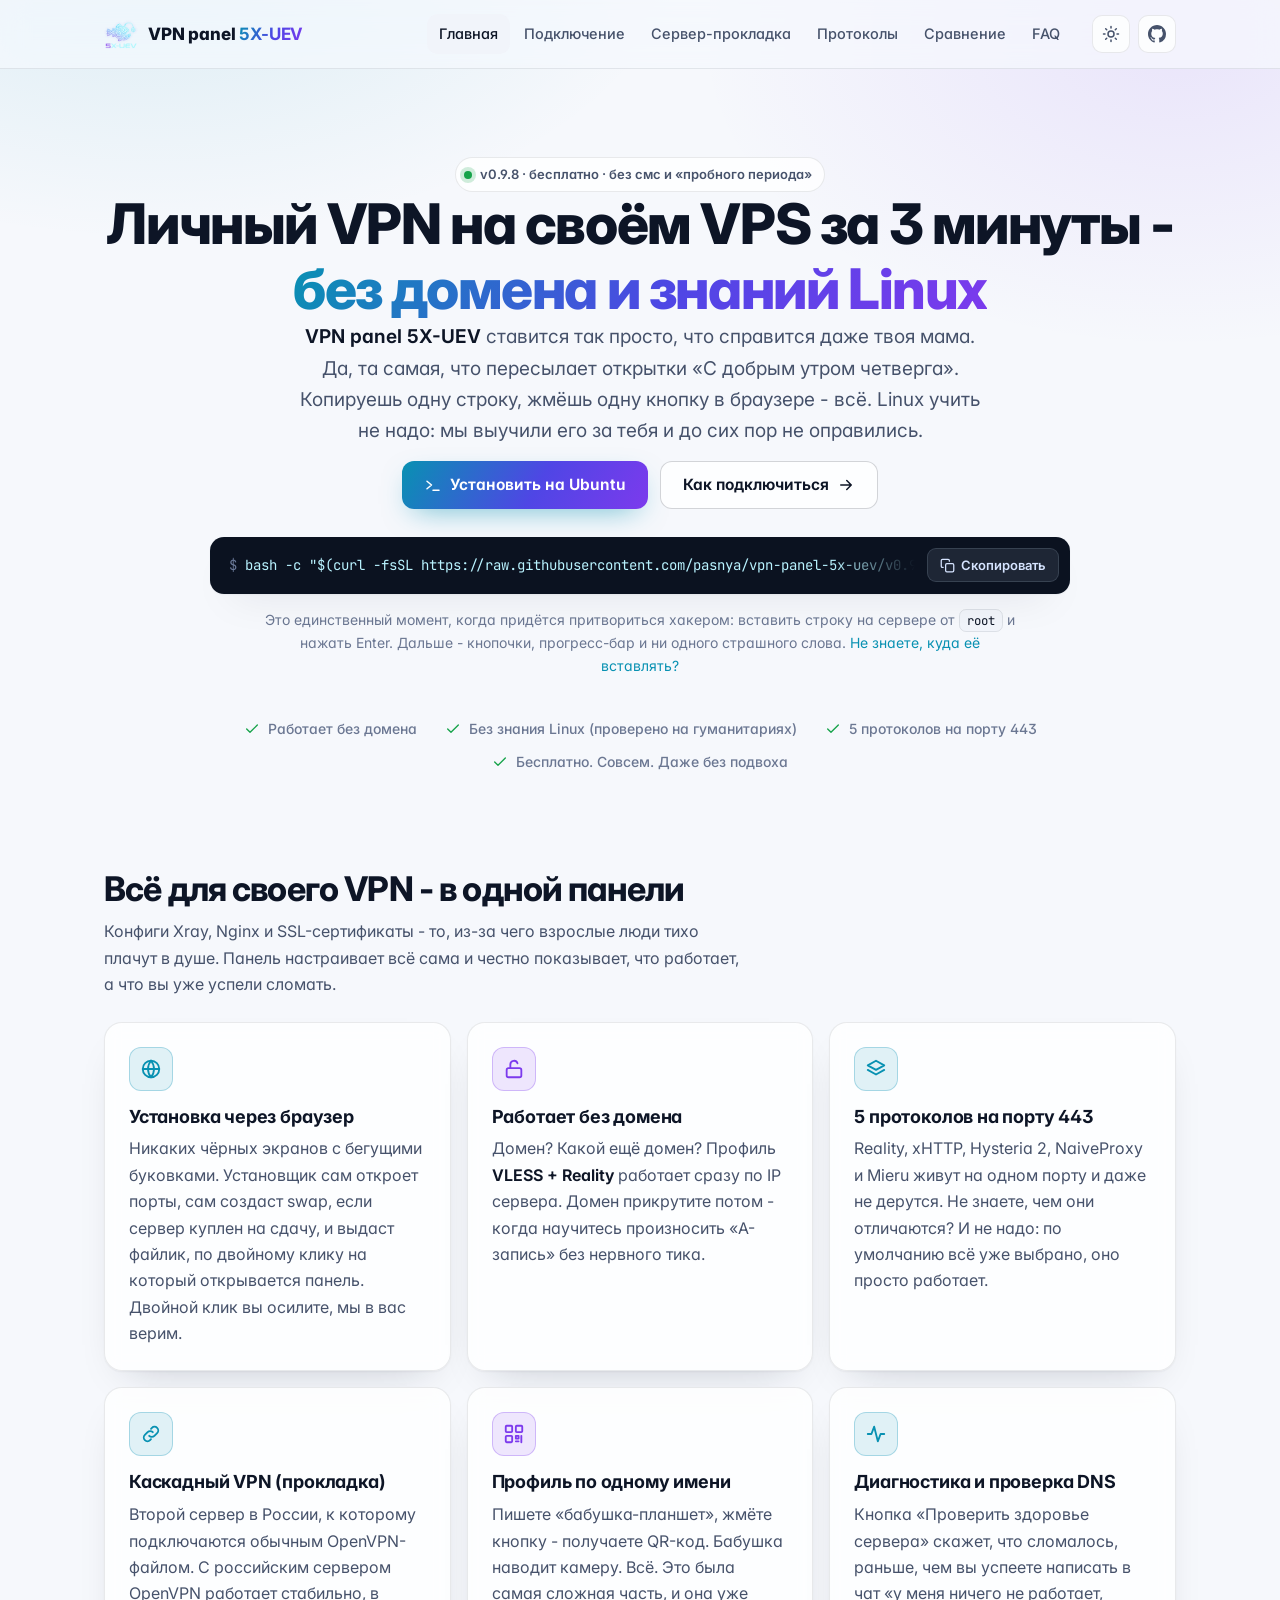
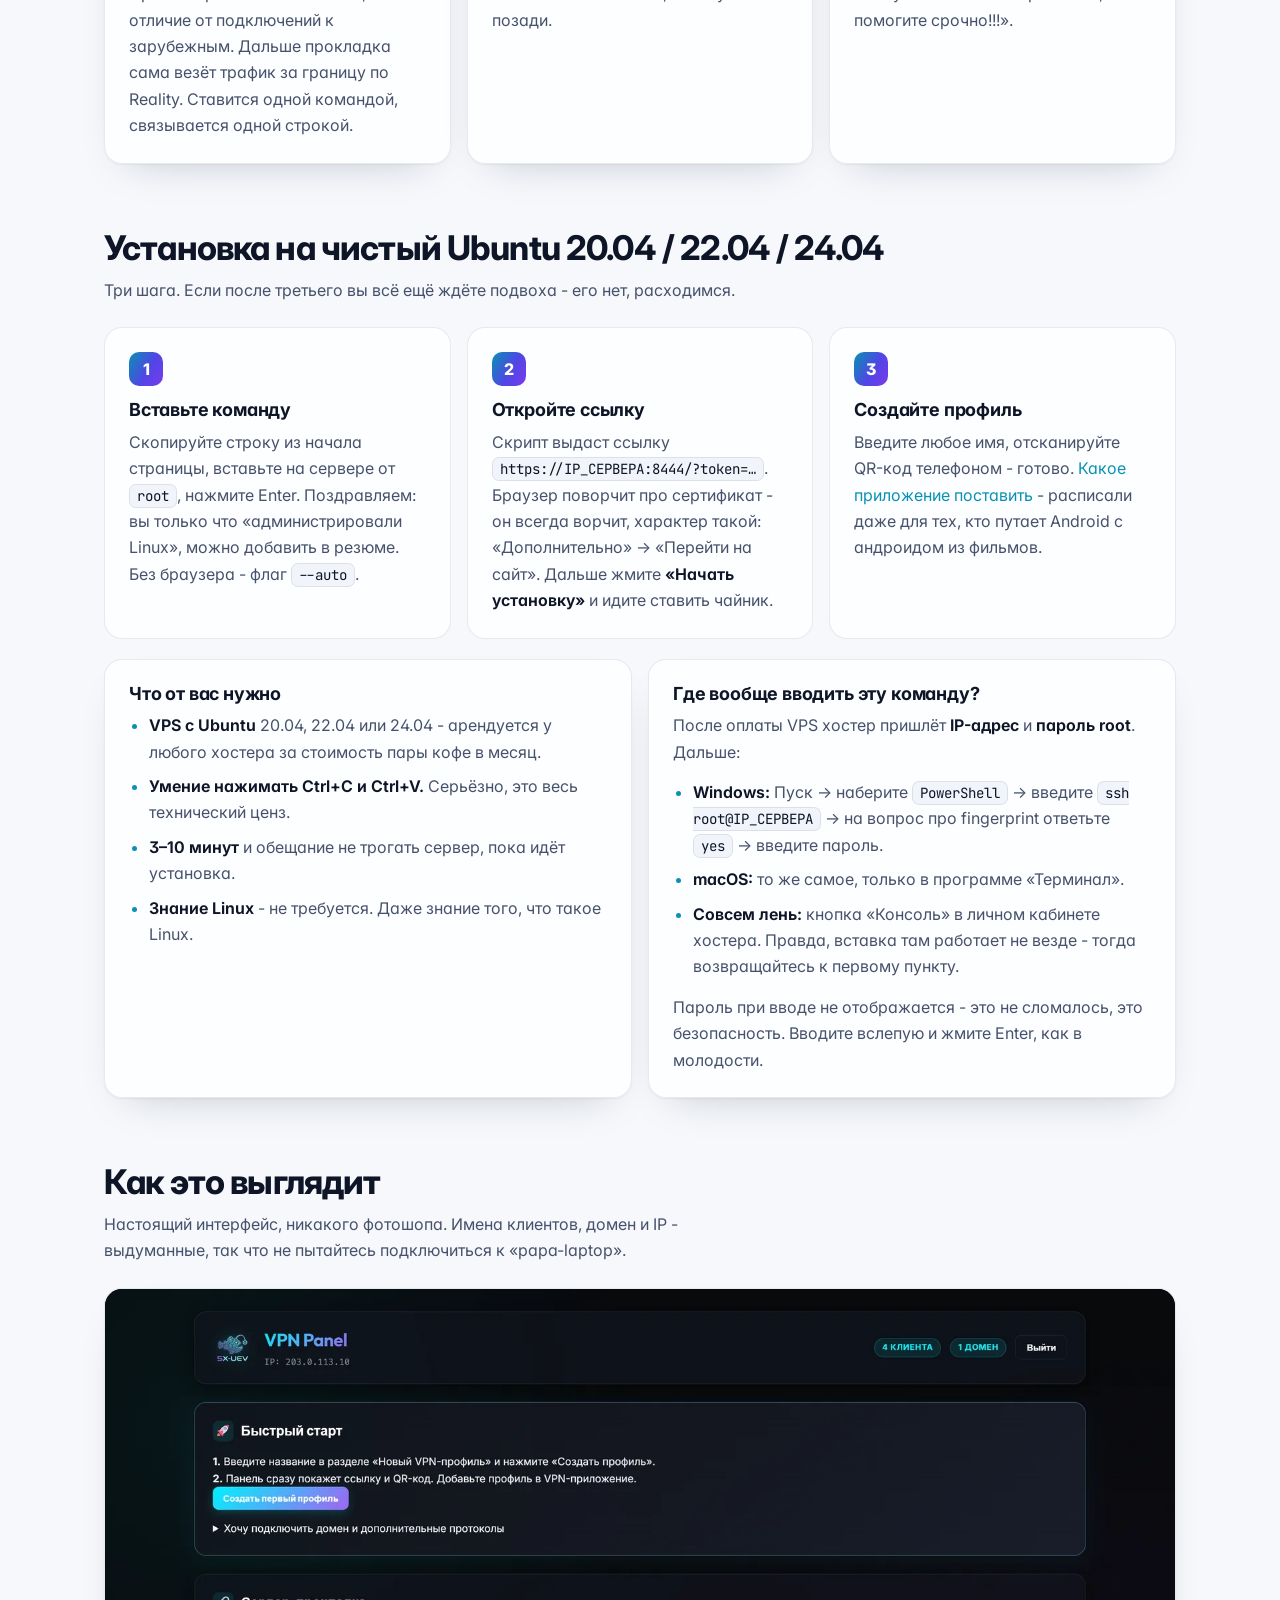
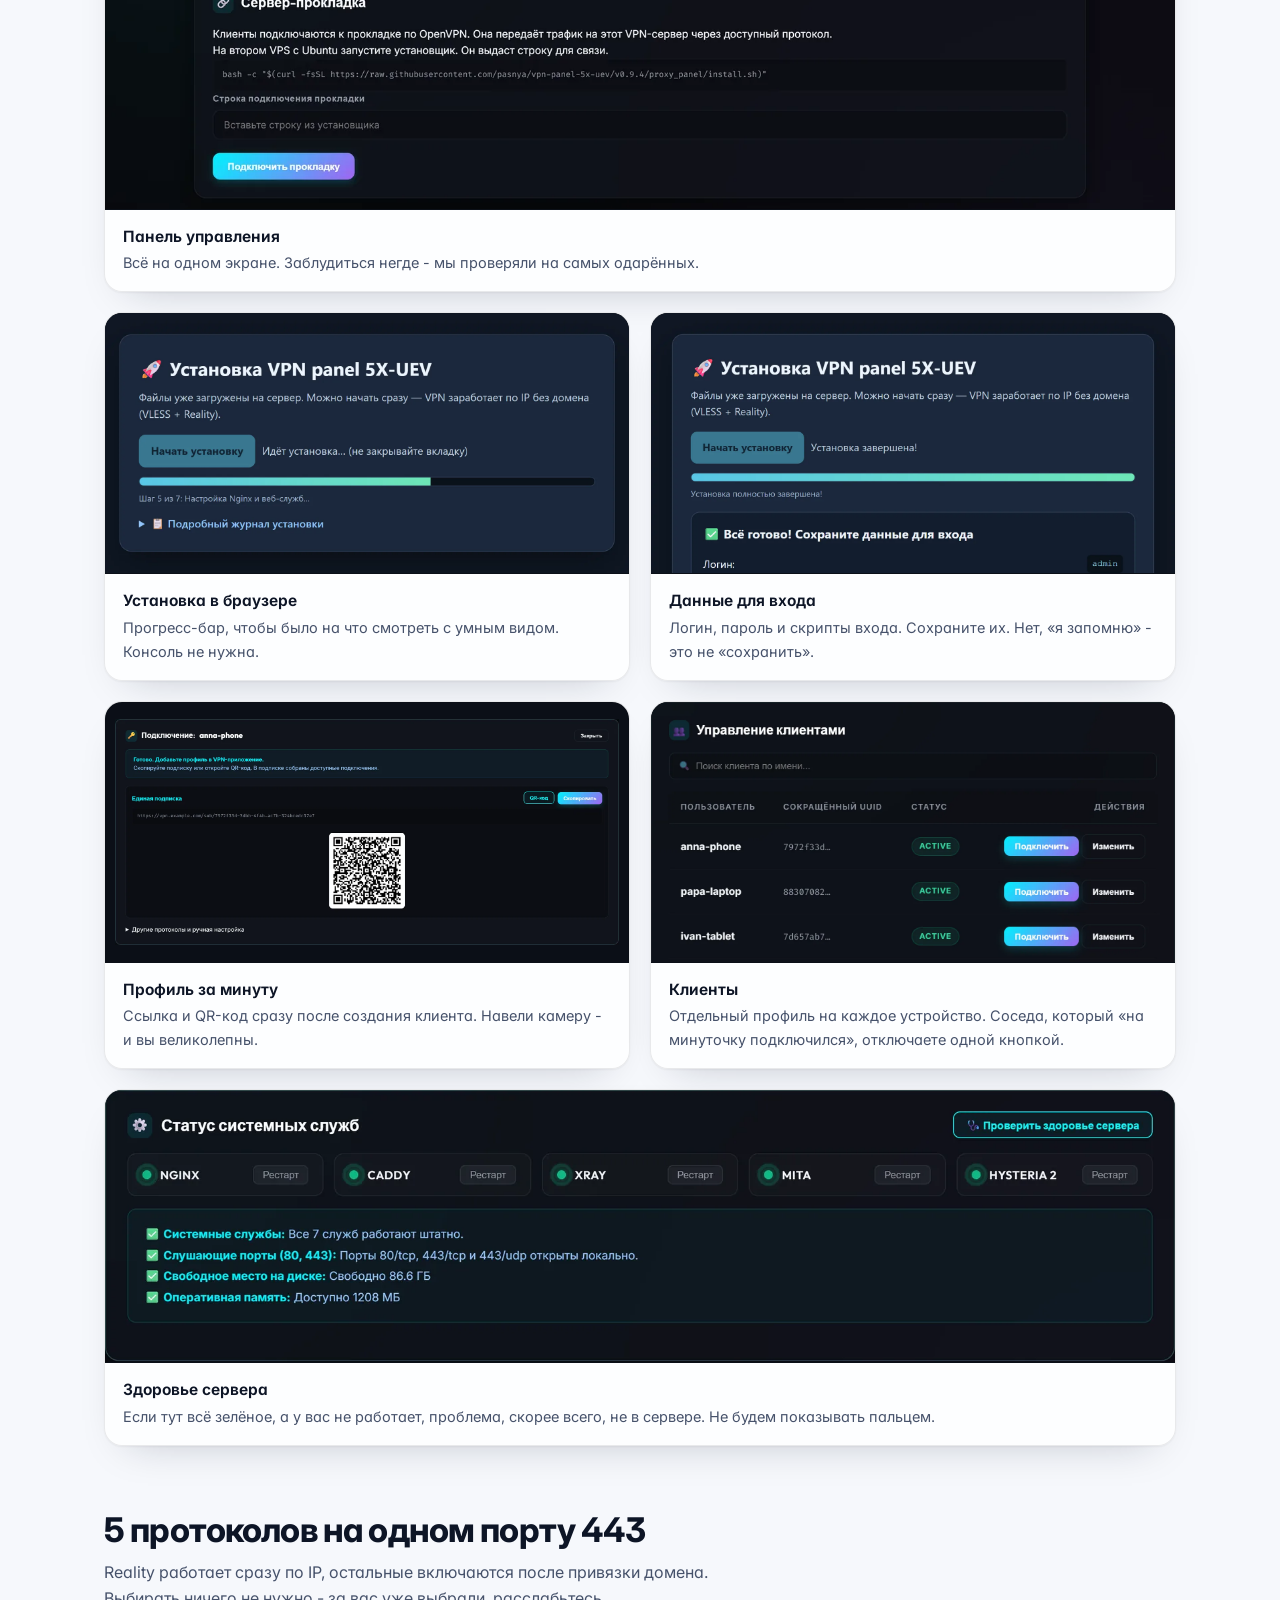
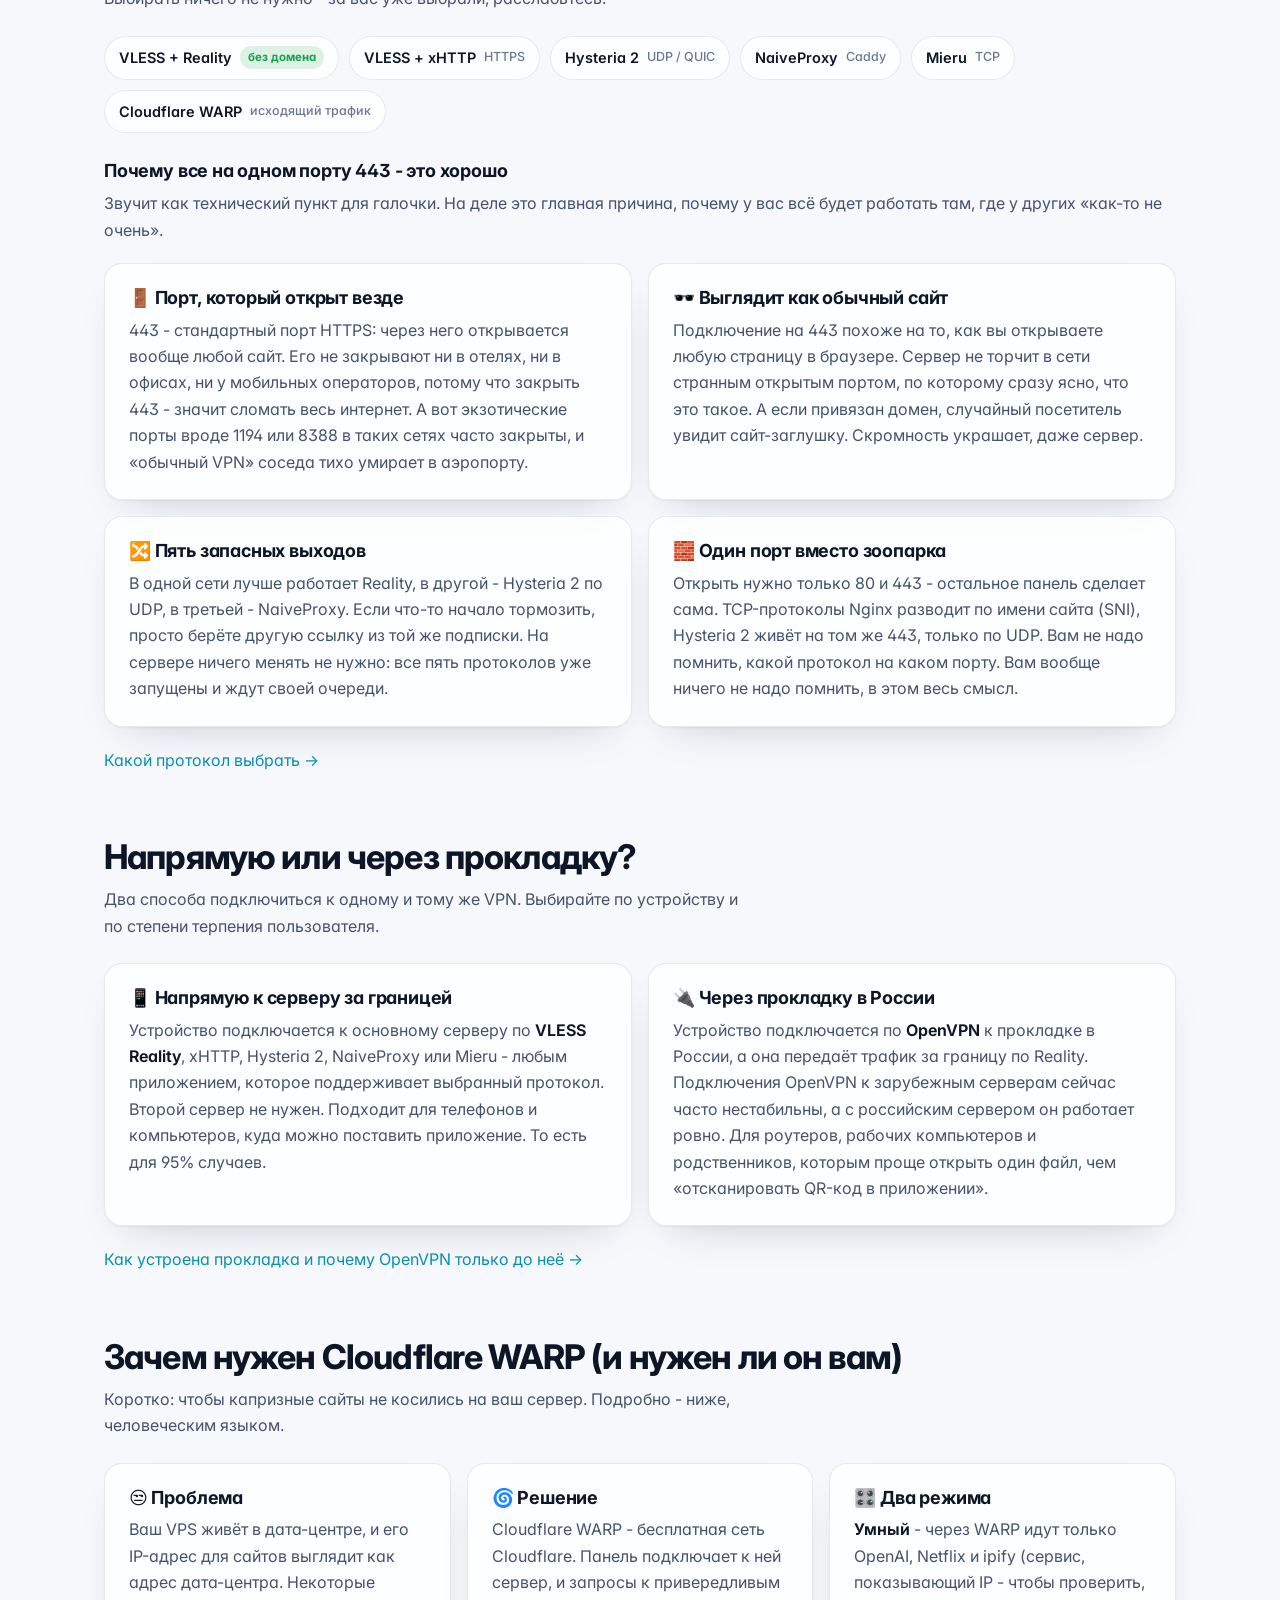
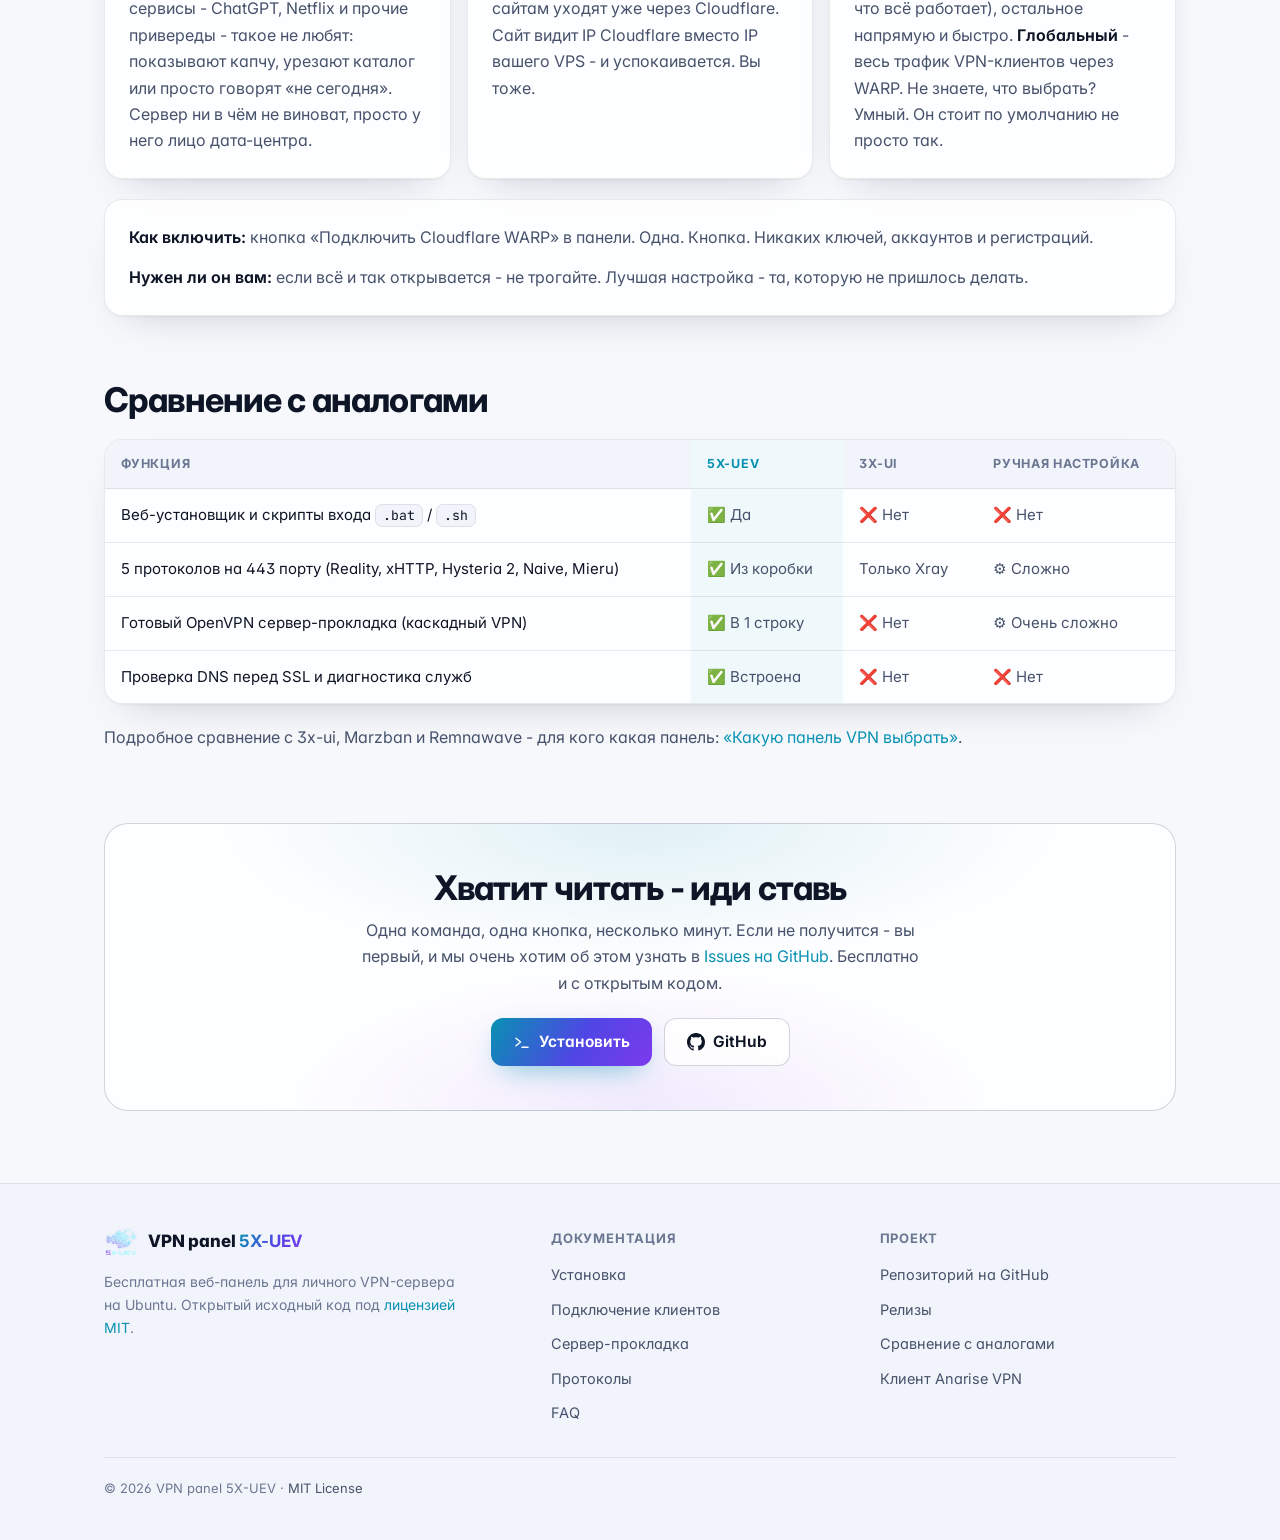
<file: docs/index.html>
<!doctype html>
<html lang="ru">
<head>
  <meta charset="utf-8">
  <meta name="viewport" content="width=device-width, initial-scale=1">
  <meta name="theme-color" content="#070b14" media="(prefers-color-scheme: dark)">
  <meta name="theme-color" content="#f6f8fc" media="(prefers-color-scheme: light)">
  <link rel="icon" type="image/png" sizes="32x32" href="favicon-32.png">
  <link rel="apple-touch-icon" href="apple-touch-icon.png">
  <title>VPN panel 5X-UEV - свой VPN на VPS без знаний Linux за 3 минуты</title>
  <meta name="description" content="Простая веб-панель для личного VPN на Ubuntu: установка через браузер без домена, VLESS Reality, Hysteria 2, NaiveProxy, Mieru, Cloudflare WARP и сервер-прокладка OpenVPN.">
  <meta name="msvalidate.01" content="90D289AC15EAA95F94192768616EB74C">
  <link rel="canonical" href="https://pasnya.github.io/vpn-panel-5x-uev/">
  <meta property="og:title" content="VPN panel 5X-UEV - свой VPN на VPS для новичка">
  <meta property="og:description" content="Веб-установщик с прогресс-баром, работа без домена по IP (VLESS Reality), 5 протоколов на порту 443 и готовый каскадный сервер-прокладка.">
  <meta property="og:type" content="website">
  <meta property="og:url" content="https://pasnya.github.io/vpn-panel-5x-uev/">
  <meta property="og:image" content="https://pasnya.github.io/vpn-panel-5x-uev/og-logo.png">
  <meta name="twitter:card" content="summary">
  <link rel="preconnect" href="https://fonts.googleapis.com">
  <link rel="preconnect" href="https://fonts.gstatic.com" crossorigin>
  <link rel="stylesheet" href="https://fonts.googleapis.com/css2?family=Inter:wght@400;500;600;700;800&family=JetBrains+Mono:wght@400;500&display=swap">
  <link rel="stylesheet" href="style.css">
  <script>(function(d){d.classList.add('js');try{var t=localStorage.getItem('theme');if(t==='light'||t==='dark')d.setAttribute('data-theme',t)}catch(e){}})(document.documentElement)</script>
  <script src="site.js" defer></script>
  <script type="application/ld+json">
  {
    "@context": "https://schema.org",
    "@type": "SoftwareApplication",
    "name": "VPN panel 5X-UEV",
    "alternateName": "5X-UEV",
    "description": "Бесплатная веб-панель с открытым кодом для личного VPN-сервера на Ubuntu: установка через браузер, VLESS Reality без домена, xHTTP, Hysteria 2, NaiveProxy, Mieru на порту 443 и сервер-прокладка OpenVPN для каскада.",
    "operatingSystem": "Ubuntu 20.04, 22.04, 24.04",
    "applicationCategory": "NetworkingApplication",
    "isAccessibleForFree": true,
    "license": "https://opensource.org/licenses/MIT",
    "offers": {"@type": "Offer", "price": "0", "priceCurrency": "USD"},
    "image": "https://pasnya.github.io/vpn-panel-5x-uev/og-logo.png",
    "url": "https://pasnya.github.io/vpn-panel-5x-uev/",
    "downloadUrl": "https://github.com/pasnya/vpn-panel-5x-uev/releases",
    "sameAs": ["https://github.com/pasnya/vpn-panel-5x-uev"]
  }
  </script>
</head>
<body>
<header class="site-header">
  <div class="wrap">
    <a class="brand" href="index.html"><img src="logo-96.png" alt="" width="34" height="34"><span>VPN panel <b>5X-UEV</b></span></a>
    <nav class="nav" aria-label="Разделы сайта">
      <a href="index.html">Главная</a>
      <a href="clients.html">Подключение</a>
      <a href="cascade-relay.html">Сервер-прокладка</a>
      <a href="protocols.html">Протоколы</a>
      <a href="compare.html">Сравнение</a>
      <a href="faq.html">FAQ</a>
    </nav>
    <div class="header-actions">
      <button class="icon-btn theme-toggle" type="button" aria-label="Переключить светлую и тёмную тему"><svg viewBox="0 0 24 24" fill="none" stroke="currentColor" stroke-width="2" stroke-linecap="round" stroke-linejoin="round" aria-hidden="true" class="moon"><path d="M21 12.8A9 9 0 1 1 11.2 3a7 7 0 0 0 9.8 9.8z"/></svg><svg viewBox="0 0 24 24" fill="none" stroke="currentColor" stroke-width="2" stroke-linecap="round" stroke-linejoin="round" aria-hidden="true" class="sun"><circle cx="12" cy="12" r="4"/><path d="M12 2v2M12 20v2M4.9 4.9l1.4 1.4M17.7 17.7l1.4 1.4M2 12h2M20 12h2M4.9 19.1l1.4-1.4M17.7 6.3l1.4-1.4"/></svg></button>
      <a class="icon-btn" href="https://github.com/pasnya/vpn-panel-5x-uev" aria-label="Репозиторий на GitHub"><svg viewBox="0 0 16 16" fill="currentColor" aria-hidden="true"><path d="M8 0C3.58 0 0 3.58 0 8c0 3.54 2.29 6.53 5.47 7.59.4.07.55-.17.55-.38 0-.19-.01-.82-.01-1.49-2.01.37-2.53-.49-2.69-.94-.09-.23-.48-.94-.82-1.13-.28-.15-.68-.52-.01-.53.63-.01 1.08.58 1.23.82.72 1.21 1.87.87 2.33.66.07-.52.28-.87.51-1.07-1.78-.2-3.64-.89-3.64-3.95 0-.87.31-1.59.82-2.15-.08-.2-.36-1.02.08-2.12 0 0 .67-.21 2.2.82.64-.18 1.32-.27 2-.27.68 0 1.36.09 2 .27 1.53-1.04 2.2-.82 2.2-.82.44 1.1.16 1.92.08 2.12.51.56.82 1.27.82 2.15 0 3.07-1.87 3.75-3.65 3.95.29.25.54.73.54 1.48 0 1.07-.01 1.93-.01 2.2 0 .21.15.46.55.38A8.013 8.013 0 0 0 16 8c0-4.42-3.58-8-8-8z"/></svg></a>
      <button class="icon-btn nav-toggle" type="button" aria-label="Меню" aria-expanded="false"><svg viewBox="0 0 24 24" fill="none" stroke="currentColor" stroke-width="2" stroke-linecap="round" stroke-linejoin="round" aria-hidden="true"><path d="M4 7h16M4 12h16M4 17h16"/></svg></button>
    </div>
  </div>
</header>

<main>
  <section class="hero-home wrap">
    <span class="eyebrow"><span class="dot"></span>v0.9.8 · бесплатно · без смс и «пробного периода»</span>
    <h1>Личный VPN на своём VPS за 3 минуты - <span class="grad">без домена и знаний Linux</span></h1>
    <p class="lead"><strong>VPN panel 5X-UEV</strong> ставится так просто, что справится даже твоя мама. Да, та самая, что пересылает открытки «С добрым утром четверга». Копируешь одну строку, жмёшь одну кнопку в браузере - всё. Linux учить не надо: мы выучили его за тебя и до сих пор не оправились.</p>
    <div class="actions">
      <a class="btn" href="#install"><svg viewBox="0 0 24 24" fill="none" stroke="currentColor" stroke-width="2" stroke-linecap="round" stroke-linejoin="round" aria-hidden="true"><path d="m4 17 6-5-6-5M12 19h8"/></svg>Установить на Ubuntu</a>
      <a class="btn btn-sec" href="clients.html">Как подключиться<svg viewBox="0 0 24 24" fill="none" stroke="currentColor" stroke-width="2" stroke-linecap="round" stroke-linejoin="round" aria-hidden="true"><path d="M5 12h14M13 6l6 6-6 6"/></svg></a>
    </div>
    <div class="cmd" role="group" aria-label="Команда установки"><code>bash -c "$(curl -fsSL https://raw.githubusercontent.com/pasnya/vpn-panel-5x-uev/v0.9.8/install.sh)"</code></div>
    <p class="cmd-note">Это единственный момент, когда придётся притвориться хакером: вставить строку на сервере от <code>root</code> и нажать Enter. Дальше - кнопочки, прогресс-бар и ни одного страшного слова. <a href="#where">Не знаете, куда её вставлять?</a></p>
    <ul class="facts">
      <li><svg viewBox="0 0 24 24" fill="none" stroke="currentColor" stroke-width="2" stroke-linecap="round" stroke-linejoin="round" aria-hidden="true"><path d="M20 6 9 17l-5-5"/></svg>Работает без домена</li>
      <li><svg viewBox="0 0 24 24" fill="none" stroke="currentColor" stroke-width="2" stroke-linecap="round" stroke-linejoin="round" aria-hidden="true"><path d="M20 6 9 17l-5-5"/></svg>Без знания Linux (проверено на гуманитариях)</li>
      <li><svg viewBox="0 0 24 24" fill="none" stroke="currentColor" stroke-width="2" stroke-linecap="round" stroke-linejoin="round" aria-hidden="true"><path d="M20 6 9 17l-5-5"/></svg>5 протоколов на порту 443</li>
      <li><svg viewBox="0 0 24 24" fill="none" stroke="currentColor" stroke-width="2" stroke-linecap="round" stroke-linejoin="round" aria-hidden="true"><path d="M20 6 9 17l-5-5"/></svg>Бесплатно. Совсем. Даже без подвоха</li>
    </ul>
  </section>

  <div class="wrap">
    <section class="reveal">
      <h2>Всё для своего VPN - в одной панели</h2>
      <p class="section-sub">Конфиги Xray, Nginx и SSL-сертификаты - то, из-за чего взрослые люди тихо плачут в душе. Панель настраивает всё сама и честно показывает, что работает, а что вы уже успели сломать.</p>
      <div class="grid grid-3">
        <div class="card feature">
          <div class="feature-icon"><svg viewBox="0 0 24 24" fill="none" stroke="currentColor" stroke-width="2" stroke-linecap="round" stroke-linejoin="round" aria-hidden="true"><circle cx="12" cy="12" r="9"/><path d="M3 12h18M12 3a14 14 0 0 1 0 18M12 3a14 14 0 0 0 0 18"/></svg></div>
          <h3>Установка через браузер</h3>
          <p>Никаких чёрных экранов с бегущими буковками. Установщик сам откроет порты, сам создаст swap, если сервер куплен на сдачу, и выдаст файлик, по двойному клику на который открывается панель. Двойной клик вы осилите, мы в вас верим.</p>
        </div>
        <div class="card feature">
          <div class="feature-icon"><svg viewBox="0 0 24 24" fill="none" stroke="currentColor" stroke-width="2" stroke-linecap="round" stroke-linejoin="round" aria-hidden="true"><rect x="4" y="11" width="16" height="10" rx="2"/><path d="M8 11V7a4 4 0 0 1 7.8-1.2"/></svg></div>
          <h3>Работает без домена</h3>
          <p>Домен? Какой ещё домен? Профиль <strong>VLESS + Reality</strong> работает сразу по IP сервера. Домен прикрутите потом - когда научитесь произносить «A-запись» без нервного тика.</p>
        </div>
        <div class="card feature">
          <div class="feature-icon"><svg viewBox="0 0 24 24" fill="none" stroke="currentColor" stroke-width="2" stroke-linecap="round" stroke-linejoin="round" aria-hidden="true"><path d="m12 3 9 5-9 5-9-5 9-5z"/><path d="m3 13 9 5 9-5"/></svg></div>
          <h3>5 протоколов на порту 443</h3>
          <p>Reality, xHTTP, Hysteria 2, NaiveProxy и Mieru живут на одном порту и даже не дерутся. Не знаете, чем они отличаются? И не надо: по умолчанию всё уже выбрано, оно просто работает.</p>
        </div>
        <div class="card feature">
          <div class="feature-icon"><svg viewBox="0 0 24 24" fill="none" stroke="currentColor" stroke-width="2" stroke-linecap="round" stroke-linejoin="round" aria-hidden="true"><path d="M10 14a4 4 0 0 0 5.7 0l3-3a4 4 0 0 0-5.7-5.7l-1 1"/><path d="M14 10a4 4 0 0 0-5.7 0l-3 3a4 4 0 0 0 5.7 5.7l1-1"/></svg></div>
          <h3>Каскадный VPN (прокладка)</h3>
          <p>Второй сервер в России, к которому подключаются обычным OpenVPN-файлом. С российским сервером OpenVPN работает стабильно, в отличие от подключений к зарубежным. Дальше прокладка сама везёт трафик за границу по Reality. Ставится одной командой, связывается одной строкой.</p>
        </div>
        <div class="card feature">
          <div class="feature-icon"><svg viewBox="0 0 24 24" fill="none" stroke="currentColor" stroke-width="2" stroke-linecap="round" stroke-linejoin="round" aria-hidden="true"><rect x="3" y="3" width="7" height="7" rx="1"/><rect x="14" y="3" width="7" height="7" rx="1"/><rect x="3" y="14" width="7" height="7" rx="1"/><path d="M14 14h3v3h-3zM20 14v7M14 20h3"/></svg></div>
          <h3>Профиль по одному имени</h3>
          <p>Пишете «бабушка-планшет», жмёте кнопку - получаете QR-код. Бабушка наводит камеру. Всё. Это была самая сложная часть, и она уже позади.</p>
        </div>
        <div class="card feature">
          <div class="feature-icon"><svg viewBox="0 0 24 24" fill="none" stroke="currentColor" stroke-width="2" stroke-linecap="round" stroke-linejoin="round" aria-hidden="true"><path d="M3 12h4l3-8 4 16 3-8h4"/></svg></div>
          <h3>Диагностика и проверка DNS</h3>
          <p>Кнопка «Проверить здоровье сервера» скажет, что сломалось, раньше, чем вы успеете написать в чат «у меня ничего не работает, помогите срочно!!!».</p>
        </div>
      </div>
    </section>

    <section class="reveal">
      <h2 id="install">Установка на чистый Ubuntu 20.04 / 22.04 / 24.04</h2>
      <p class="section-sub">Три шага. Если после третьего вы всё ещё ждёте подвоха - его нет, расходимся.</p>
      <ol class="steps">
        <li><h3>Вставьте команду</h3><p>Скопируйте строку из начала страницы, вставьте на сервере от <code>root</code>, нажмите Enter. Поздравляем: вы только что «администрировали Linux», можно добавить в резюме. Без браузера - флаг <code>--auto</code>.</p></li>
        <li><h3>Откройте ссылку</h3><p>Скрипт выдаст ссылку <code>https://IP_СЕРВЕРА:8444/?token=…</code>. Браузер поворчит про сертификат - он всегда ворчит, характер такой: «Дополнительно» → «Перейти на сайт». Дальше жмите <strong>«Начать установку»</strong> и идите ставить чайник.</p></li>
        <li><h3>Создайте профиль</h3><p>Введите любое имя, отсканируйте QR-код телефоном - готово. <a href="clients.html">Какое приложение поставить</a> - расписали даже для тех, кто путает Android с андроидом из фильмов.</p></li>
      </ol>
      <div class="grid" id="where">
        <div class="card">
          <h3>Что от вас нужно</h3>
          <ul class="plain">
            <li><strong>VPS с Ubuntu</strong> 20.04, 22.04 или 24.04 - арендуется у любого хостера за стоимость пары кофе в месяц.</li>
            <li><strong>Умение нажимать Ctrl+C и Ctrl+V.</strong> Серьёзно, это весь технический ценз.</li>
            <li><strong>3–10 минут</strong> и обещание не трогать сервер, пока идёт установка.</li>
            <li><strong>Знание Linux</strong> - не требуется. Даже знание того, что такое Linux.</li>
          </ul>
        </div>
        <div class="card">
          <h3>Где вообще вводить эту команду?</h3>
          <p>После оплаты VPS хостер пришлёт <strong>IP-адрес</strong> и <strong>пароль root</strong>. Дальше:</p>
          <ul class="plain">
            <li><strong>Windows:</strong> Пуск → наберите <code>PowerShell</code> → введите <code>ssh root@IP_СЕРВЕРА</code> → на вопрос про fingerprint ответьте <code>yes</code> → введите пароль.</li>
            <li><strong>macOS:</strong> то же самое, только в программе «Терминал».</li>
            <li><strong>Совсем лень:</strong> кнопка «Консоль» в личном кабинете хостера. Правда, вставка там работает не везде - тогда возвращайтесь к первому пункту.</li>
          </ul>
          <p>Пароль при вводе не отображается - это не сломалось, это безопасность. Вводите вслепую и жмите Enter, как в молодости.</p>
        </div>
      </div>
    </section>

    <section class="reveal">
      <h2 id="screenshots">Как это выглядит</h2>
      <p class="section-sub">Настоящий интерфейс, никакого фотошопа. Имена клиентов, домен и IP - выдуманные, так что не пытайтесь подключиться к «papa-laptop».</p>
      <div class="shots">
        <figure class="shot shot-wide">
          <a href="screenshots/panel-dashboard.webp" data-lightbox><img src="screenshots/panel-dashboard.webp" width="1600" height="1000" loading="lazy" decoding="async" alt="Главный экран VPN panel 5X-UEV: быстрый старт, сервер-прокладка, статус служб"></a>
          <figcaption><strong>Панель управления</strong>Всё на одном экране. Заблудиться негде - мы проверяли на самых одарённых.</figcaption>
        </figure>
        <figure class="shot">
          <a href="screenshots/installer-progress.webp" data-lightbox><img src="screenshots/installer-progress.webp" width="1600" height="774" loading="lazy" decoding="async" alt="Веб-установщик VPN panel 5X-UEV: прогресс-бар, шаг 5 из 7"></a>
          <figcaption><strong>Установка в браузере</strong>Прогресс-бар, чтобы было на что смотреть с умным видом. Консоль не нужна.</figcaption>
        </figure>
        <figure class="shot">
          <a href="screenshots/installer-done.webp" data-lightbox><img src="screenshots/installer-done.webp" width="1600" height="2052" loading="lazy" decoding="async" alt="Итог установки: логин, пароль, SSH-туннель и кнопки скачивания скриптов входа"></a>
          <figcaption><strong>Данные для входа</strong>Логин, пароль и скрипты входа. Сохраните их. Нет, «я запомню» - это не «сохранить».</figcaption>
        </figure>
        <figure class="shot fit">
          <a href="screenshots/panel-profile.webp" data-lightbox><img src="screenshots/panel-profile.webp" width="1600" height="717" loading="lazy" decoding="async" alt="Панель 5X-UEV: профиль клиента с единой подпиской и QR-кодом"></a>
          <figcaption><strong>Профиль за минуту</strong>Ссылка и QR-код сразу после создания клиента. Навели камеру - и вы великолепны.</figcaption>
        </figure>
        <figure class="shot">
          <a href="screenshots/panel-clients.webp" data-lightbox><img src="screenshots/panel-clients.webp" width="1448" height="886" loading="lazy" decoding="async" alt="Список клиентов VPN-панели со статусами и кнопками «Подключить» и «Изменить»"></a>
          <figcaption><strong>Клиенты</strong>Отдельный профиль на каждое устройство. Соседа, который «на минуточку подключился», отключаете одной кнопкой.</figcaption>
        </figure>
        <figure class="shot shot-wide">
          <a href="screenshots/panel-health.webp" data-lightbox><img src="screenshots/panel-health.webp" width="1600" height="407" loading="lazy" decoding="async" alt="Проверка здоровья сервера: все службы работают, порты открыты"></a>
          <figcaption><strong>Здоровье сервера</strong>Если тут всё зелёное, а у вас не работает, проблема, скорее всего, не в сервере. Не будем показывать пальцем.</figcaption>
        </figure>
      </div>
    </section>

    <section class="reveal">
      <h2>5 протоколов на одном порту 443</h2>
      <p class="section-sub">Reality работает сразу по IP, остальные включаются после привязки домена. Выбирать ничего не нужно - за вас уже выбрали, расслабьтесь.</p>
      <ul class="chips">
        <li>VLESS + Reality <span class="tag">без домена</span></li>
        <li>VLESS + xHTTP <small>HTTPS</small></li>
        <li>Hysteria 2 <small>UDP / QUIC</small></li>
        <li>NaiveProxy <small>Caddy</small></li>
        <li>Mieru <small>TCP</small></li>
        <li>Cloudflare WARP <small>исходящий трафик</small></li>
      </ul>
      <h3 style="margin-top:28px">Почему все на одном порту 443 - это хорошо</h3>
      <p>Звучит как технический пункт для галочки. На деле это главная причина, почему у вас всё будет работать там, где у других «как-то не очень».</p>
      <div class="grid grid-2">
        <div class="card">
          <h3>🚪 Порт, который открыт везде</h3>
          <p>443 - стандартный порт HTTPS: через него открывается вообще любой сайт. Его не закрывают ни в отелях, ни в офисах, ни у мобильных операторов, потому что закрыть 443 - значит сломать весь интернет. А вот экзотические порты вроде 1194 или 8388 в таких сетях часто закрыты, и «обычный VPN» соседа тихо умирает в аэропорту.</p>
        </div>
        <div class="card">
          <h3>🕶️ Выглядит как обычный сайт</h3>
          <p>Подключение на 443 похоже на то, как вы открываете любую страницу в браузере. Сервер не торчит в сети странным открытым портом, по которому сразу ясно, что это такое. А если привязан домен, случайный посетитель увидит сайт-заглушку. Скромность украшает, даже сервер.</p>
        </div>
        <div class="card">
          <h3>🔀 Пять запасных выходов</h3>
          <p>В одной сети лучше работает Reality, в другой - Hysteria 2 по UDP, в третьей - NaiveProxy. Если что-то начало тормозить, просто берёте другую ссылку из той же подписки. На сервере ничего менять не нужно: все пять протоколов уже запущены и ждут своей очереди.</p>
        </div>
        <div class="card">
          <h3>🧱 Один порт вместо зоопарка</h3>
          <p>Открыть нужно только 80 и 443 - остальное панель сделает сама. TCP-протоколы Nginx разводит по имени сайта (SNI), Hysteria 2 живёт на том же 443, только по UDP. Вам не надо помнить, какой протокол на каком порту. Вам вообще ничего не надо помнить, в этом весь смысл.</p>
        </div>
      </div>
      <p><a href="protocols.html">Какой протокол выбрать →</a></p>
    </section>

    <section class="reveal">
      <h2 id="two-ways">Напрямую или через прокладку?</h2>
      <p class="section-sub">Два способа подключиться к одному и тому же VPN. Выбирайте по устройству и по степени терпения пользователя.</p>
      <div class="grid grid-2">
        <div class="card">
          <h3>📱 Напрямую к серверу за границей</h3>
          <p>Устройство подключается к основному серверу по <strong>VLESS Reality</strong>, xHTTP, Hysteria 2, NaiveProxy или Mieru - любым приложением, которое поддерживает выбранный протокол. Второй сервер не нужен. Подходит для телефонов и компьютеров, куда можно поставить приложение. То есть для 95% случаев.</p>
        </div>
        <div class="card">
          <h3>🔌 Через прокладку в России</h3>
          <p>Устройство подключается по <strong>OpenVPN</strong> к прокладке в России, а она передаёт трафик за границу по Reality. Подключения OpenVPN к зарубежным серверам сейчас часто нестабильны, а с российским сервером он работает ровно. Для роутеров, рабочих компьютеров и родственников, которым проще открыть один файл, чем «отсканировать QR-код в приложении».</p>
        </div>
      </div>
      <p><a href="cascade-relay.html">Как устроена прокладка и почему OpenVPN только до неё →</a></p>
    </section>

    <section class="reveal">
      <h2 id="warp">Зачем нужен Cloudflare WARP (и нужен ли он вам)</h2>
      <p class="section-sub">Коротко: чтобы капризные сайты не косились на ваш сервер. Подробно - ниже, человеческим языком.</p>
      <div class="grid grid-3">
        <div class="card">
          <h3>😒 Проблема</h3>
          <p>Ваш VPS живёт в дата-центре, и его IP-адрес для сайтов выглядит как адрес дата-центра. Некоторые сервисы - ChatGPT, Netflix и прочие привереды - такое не любят: показывают капчу, урезают каталог или просто говорят «не сегодня». Сервер ни в чём не виноват, просто у него лицо дата-центра.</p>
        </div>
        <div class="card">
          <h3>🌀 Решение</h3>
          <p>Cloudflare WARP - бесплатная сеть Cloudflare. Панель подключает к ней сервер, и запросы к привередливым сайтам уходят уже через Cloudflare. Сайт видит IP Cloudflare вместо IP вашего VPS - и успокаивается. Вы тоже.</p>
        </div>
        <div class="card">
          <h3>🎛️ Два режима</h3>
          <p><strong>Умный</strong> - через WARP идут только OpenAI, Netflix и ipify (сервис, показывающий IP - чтобы проверить, что всё работает), остальное напрямую и быстро. <strong>Глобальный</strong> - весь трафик VPN-клиентов через WARP. Не знаете, что выбрать? Умный. Он стоит по умолчанию не просто так.</p>
        </div>
      </div>
      <div class="card">
        <p><strong>Как включить:</strong> кнопка «Подключить Cloudflare WARP» в панели. Одна. Кнопка. Никаких ключей, аккаунтов и регистраций.</p>
        <p><strong>Нужен ли он вам:</strong> если всё и так открывается - не трогайте. Лучшая настройка - та, которую не пришлось делать.</p>
      </div>
    </section>

    <section class="reveal">
      <h2>Сравнение с аналогами</h2>
      <div class="table-wrap">
        <table>
          <thead>
            <tr><th>Функция</th><th class="col-us">5X-UEV</th><th>3x-ui</th><th>Ручная настройка</th></tr>
          </thead>
          <tbody>
            <tr><td>Веб-установщик и скрипты входа <code>.bat</code> / <code>.sh</code></td><td class="col-us">✅ Да</td><td>❌ Нет</td><td>❌ Нет</td></tr>
            <tr><td>5 протоколов на 443 порту (Reality, xHTTP, Hysteria 2, Naive, Mieru)</td><td class="col-us">✅ Из коробки</td><td>Только Xray</td><td>⚙️ Сложно</td></tr>
            <tr><td>Готовый OpenVPN сервер-прокладка (каскадный VPN)</td><td class="col-us">✅ В 1 строку</td><td>❌ Нет</td><td>⚙️ Очень сложно</td></tr>
            <tr><td>Проверка DNS перед SSL и диагностика служб</td><td class="col-us">✅ Встроена</td><td>❌ Нет</td><td>❌ Нет</td></tr>
          </tbody>
        </table>
      </div>
      <p>Подробное сравнение с 3x-ui, Marzban и Remnawave - для кого какая панель: <a href="compare.html">«Какую панель VPN выбрать»</a>.</p>
    </section>

    <section class="cta reveal">
      <h2>Хватит читать - иди ставь</h2>
      <p>Одна команда, одна кнопка, несколько минут. Если не получится - вы первый, и мы очень хотим об этом узнать в <a href="https://github.com/pasnya/vpn-panel-5x-uev/issues">Issues на GitHub</a>. Бесплатно и с открытым кодом.</p>
      <div class="actions">
        <a class="btn" href="#install"><svg viewBox="0 0 24 24" fill="none" stroke="currentColor" stroke-width="2" stroke-linecap="round" stroke-linejoin="round" aria-hidden="true"><path d="m4 17 6-5-6-5M12 19h8"/></svg>Установить</a>
        <a class="btn btn-sec" href="https://github.com/pasnya/vpn-panel-5x-uev"><svg viewBox="0 0 16 16" fill="currentColor" aria-hidden="true"><path d="M8 0C3.58 0 0 3.58 0 8c0 3.54 2.29 6.53 5.47 7.59.4.07.55-.17.55-.38 0-.19-.01-.82-.01-1.49-2.01.37-2.53-.49-2.69-.94-.09-.23-.48-.94-.82-1.13-.28-.15-.68-.52-.01-.53.63-.01 1.08.58 1.23.82.72 1.21 1.87.87 2.33.66.07-.52.28-.87.51-1.07-1.78-.2-3.64-.89-3.64-3.95 0-.87.31-1.59.82-2.15-.08-.2-.36-1.02.08-2.12 0 0 .67-.21 2.2.82.64-.18 1.32-.27 2-.27.68 0 1.36.09 2 .27 1.53-1.04 2.2-.82 2.2-.82.44 1.1.16 1.92.08 2.12.51.56.82 1.27.82 2.15 0 3.07-1.87 3.75-3.65 3.95.29.25.54.73.54 1.48 0 1.07-.01 1.93-.01 2.2 0 .21.15.46.55.38A8.013 8.013 0 0 0 16 8c0-4.42-3.58-8-8-8z"/></svg>GitHub</a>
      </div>
    </section>
  </div>
</main>

<footer class="site-footer">
  <div class="wrap">
    <div>
      <a class="brand" href="index.html"><img src="logo-96.png" alt="" width="34" height="34"><span>VPN panel <b>5X-UEV</b></span></a>
      <p>Бесплатная веб-панель для личного VPN-сервера на Ubuntu. Открытый исходный код под <a href="https://github.com/pasnya/vpn-panel-5x-uev/blob/main/LICENSE">лицензией MIT</a>.</p>
    </div>
    <div>
      <h4>Документация</h4>
      <ul>
        <li><a href="index.html#install">Установка</a></li>
        <li><a href="clients.html">Подключение клиентов</a></li>
        <li><a href="cascade-relay.html">Сервер-прокладка</a></li>
        <li><a href="protocols.html">Протоколы</a></li>
        <li><a href="faq.html">FAQ</a></li>
      </ul>
    </div>
    <div>
      <h4>Проект</h4>
      <ul>
        <li><a href="https://github.com/pasnya/vpn-panel-5x-uev">Репозиторий на GitHub</a></li>
        <li><a href="https://github.com/pasnya/vpn-panel-5x-uev/releases">Релизы</a></li>
        <li><a href="compare.html">Сравнение с аналогами</a></li>
        <li><a href="https://github.com/pasnya/anarise-vpn">Клиент Anarise VPN</a></li>
      </ul>
    </div>
    <div class="footer-bottom">© 2026 VPN panel 5X-UEV · <a href="https://github.com/pasnya/vpn-panel-5x-uev/blob/main/LICENSE">MIT License</a></div>
  </div>
</footer>
</body>
</html>
</file>
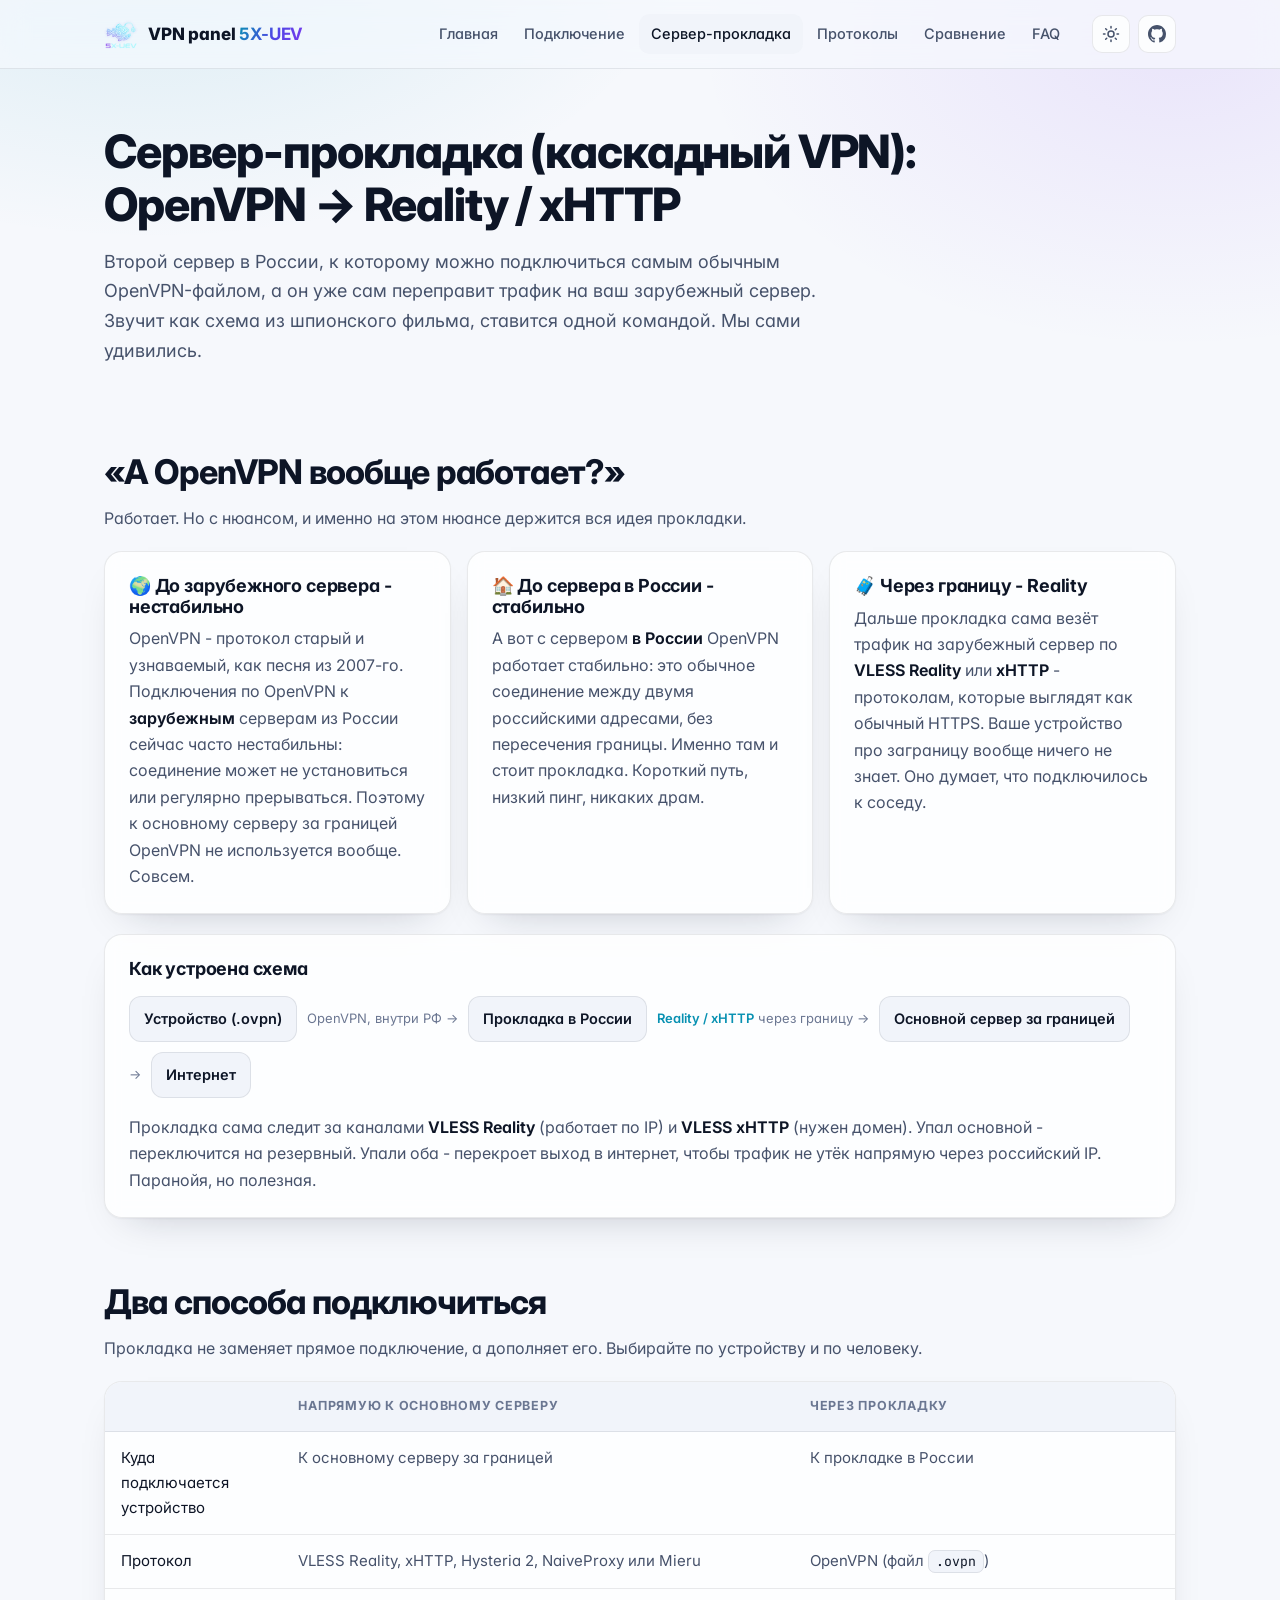
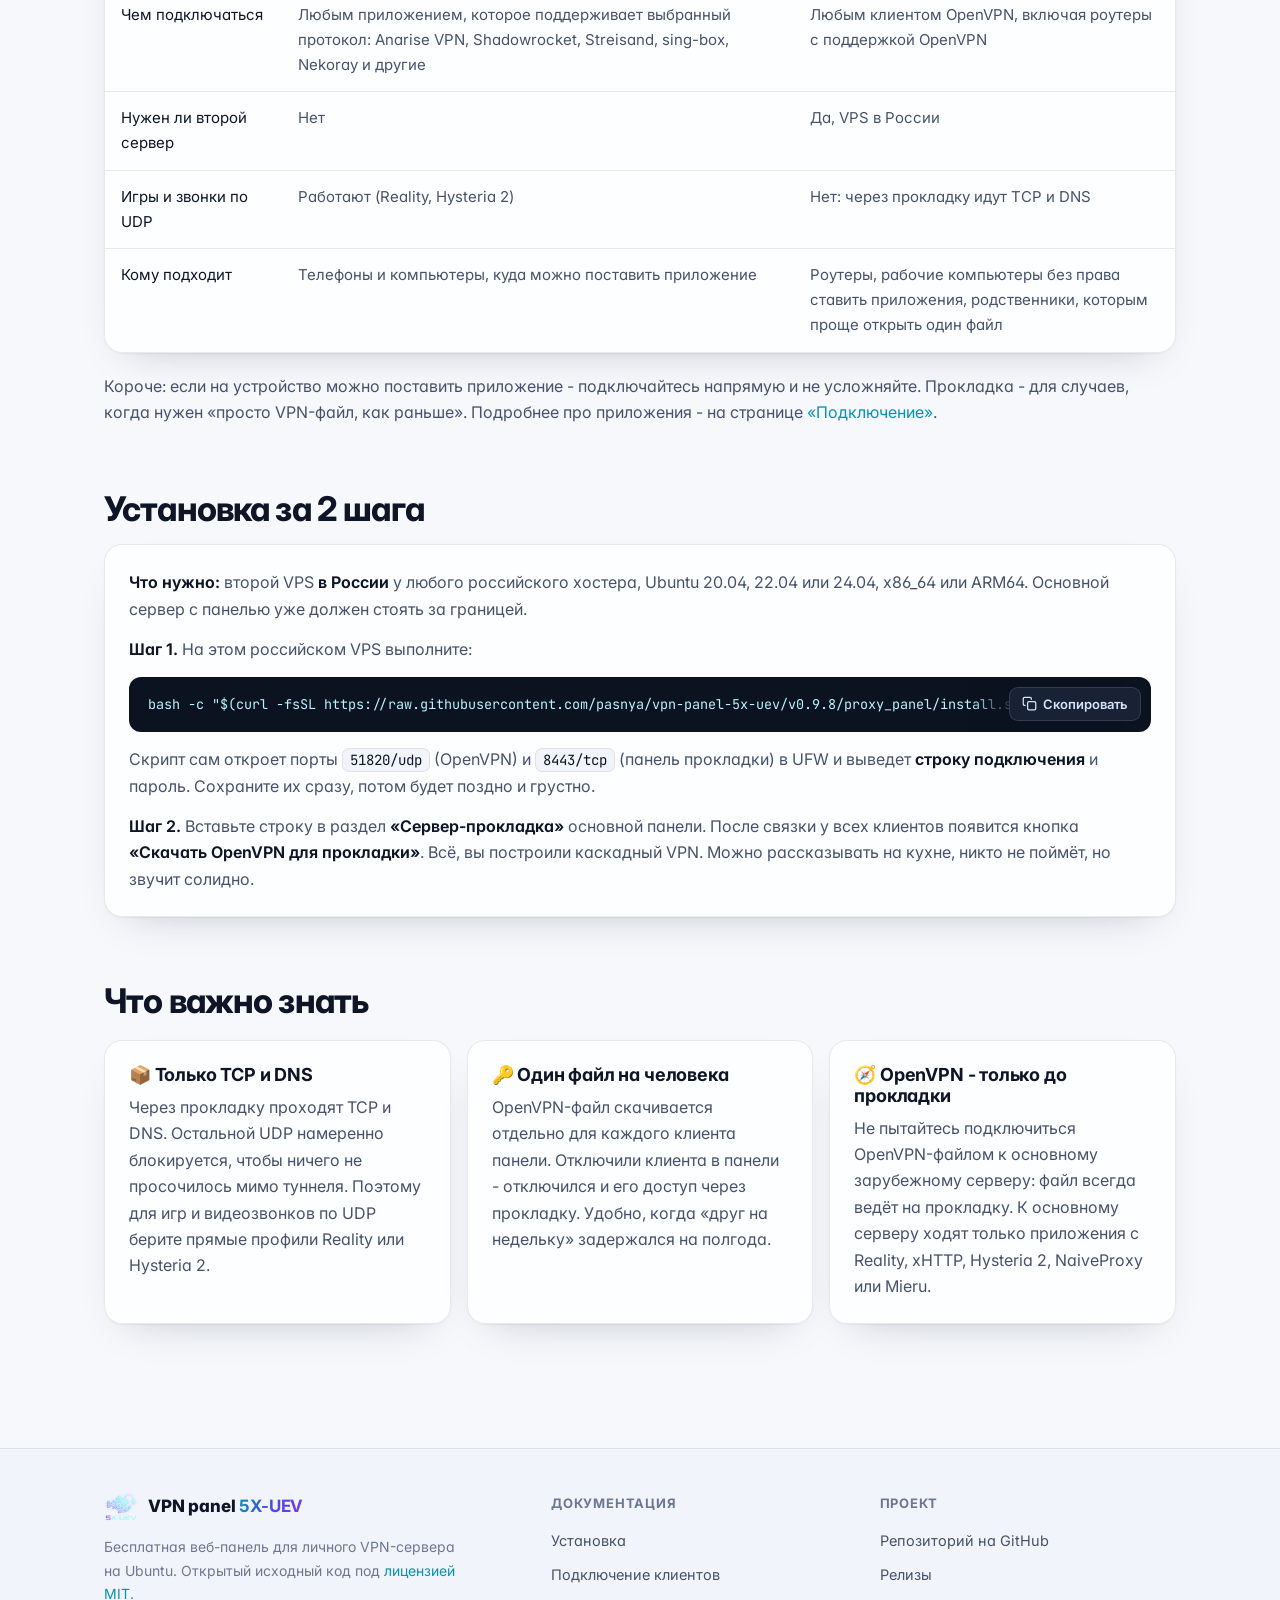
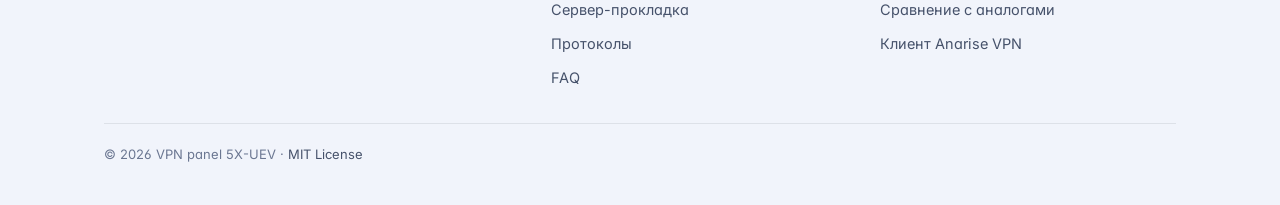
<file: docs/cascade-relay.html>
<!doctype html>
<html lang="ru">
<head>
  <meta charset="utf-8">
  <meta name="viewport" content="width=device-width, initial-scale=1">
  <meta name="theme-color" content="#070b14" media="(prefers-color-scheme: dark)">
  <meta name="theme-color" content="#f6f8fc" media="(prefers-color-scheme: light)">
  <link rel="icon" type="image/png" sizes="32x32" href="favicon-32.png">
  <link rel="apple-touch-icon" href="apple-touch-icon.png">
  <title>Сервер-прокладка (каскадный VPN): OpenVPN поверх VLESS Reality - 5X-UEV</title>
  <meta name="description" content="Как поднять каскадный VPN на двух VPS: клиент подключается по OpenVPN к входному серверу-прокладке, а трафик уходит на основной сервер по VLESS Reality или xHTTP.">
  <meta name="msvalidate.01" content="90D289AC15EAA95F94192768616EB74C">
  <link rel="canonical" href="https://pasnya.github.io/vpn-panel-5x-uev/cascade-relay.html">
  <meta property="og:image" content="https://pasnya.github.io/vpn-panel-5x-uev/og-logo.png">
  <meta name="twitter:card" content="summary">
  <link rel="preconnect" href="https://fonts.googleapis.com">
  <link rel="preconnect" href="https://fonts.gstatic.com" crossorigin>
  <link rel="stylesheet" href="https://fonts.googleapis.com/css2?family=Inter:wght@400;500;600;700;800&family=JetBrains+Mono:wght@400;500&display=swap">
  <link rel="stylesheet" href="style.css">
  <script>(function(d){d.classList.add('js');try{var t=localStorage.getItem('theme');if(t==='light'||t==='dark')d.setAttribute('data-theme',t)}catch(e){}})(document.documentElement)</script>
  <script src="site.js" defer></script>
  <script type="application/ld+json">
{
  "@context": "https://schema.org",
  "@graph": [
    {
      "@type": "FAQPage",
      "mainEntity": [
        {
          "@type": "Question",
          "name": "Почему для прокладки используется OpenVPN?",
          "acceptedAnswer": {
            "@type": "Answer",
            "text": "Подключения по OpenVPN к зарубежным серверам из России сейчас часто нестабильны: соединение может не установиться или регулярно прерываться. А с сервером внутри страны OpenVPN работает стабильно. Поэтому OpenVPN используется только на первом коротком участке: от устройства до сервера-прокладки в России. Дальше, за границу, прокладка сама передаёт трафик по VLESS Reality или xHTTP."
          }
        },
        {
          "@type": "Question",
          "name": "Где должен стоять сервер-прокладка?",
          "acceptedAnswer": {
            "@type": "Answer",
            "text": "В России: это обычный недорогой VPS у российского хостера с Ubuntu 20.04, 22.04 или 24.04 (x86_64 или ARM64). Основной сервер с панелью при этом стоит за границей."
          }
        },
        {
          "@type": "Question",
          "name": "Можно подключиться к основному зарубежному серверу по OpenVPN напрямую?",
          "acceptedAnswer": {
            "@type": "Answer",
            "text": "Нет, и не нужно. К основному серверу подключаются напрямую любым приложением, которое поддерживает выбранный протокол: VLESS Reality, xHTTP, Hysteria 2, NaiveProxy или Mieru. OpenVPN-файл в панели всегда ведёт на прокладку."
          }
        },
        {
          "@type": "Question",
          "name": "Зачем прокладка, если есть приложения с Reality?",
          "acceptedAnswer": {
            "@type": "Answer",
            "text": "Для устройств и людей, которым нужен обычный OpenVPN: роутеры с поддержкой OpenVPN, рабочие компьютеры, куда нельзя ставить свои приложения, и родственники, которым проще открыть один файл .ovpn. Ещё прокладка сама переключается между Reality и xHTTP и не выпускает трафик напрямую, если оба канала упали."
          }
        }
      ]
    },
    {
      "@type": "BreadcrumbList",
      "itemListElement": [
        {
          "@type": "ListItem",
          "position": 1,
          "name": "Главная",
          "item": "https://pasnya.github.io/vpn-panel-5x-uev/"
        },
        {
          "@type": "ListItem",
          "position": 2,
          "name": "Сервер-прокладка",
          "item": "https://pasnya.github.io/vpn-panel-5x-uev/cascade-relay.html"
        }
      ]
    }
  ]
}
  </script>
</head>
<body>
<header class="site-header">
  <div class="wrap">
    <a class="brand" href="index.html"><img src="logo-96.png" alt="" width="34" height="34"><span>VPN panel <b>5X-UEV</b></span></a>
    <nav class="nav" aria-label="Разделы сайта">
      <a href="index.html">Главная</a>
      <a href="clients.html">Подключение</a>
      <a href="cascade-relay.html">Сервер-прокладка</a>
      <a href="protocols.html">Протоколы</a>
      <a href="compare.html">Сравнение</a>
      <a href="faq.html">FAQ</a>
    </nav>
    <div class="header-actions">
      <button class="icon-btn theme-toggle" type="button" aria-label="Переключить светлую и тёмную тему"><svg viewBox="0 0 24 24" fill="none" stroke="currentColor" stroke-width="2" stroke-linecap="round" stroke-linejoin="round" aria-hidden="true" class="moon"><path d="M21 12.8A9 9 0 1 1 11.2 3a7 7 0 0 0 9.8 9.8z"/></svg><svg viewBox="0 0 24 24" fill="none" stroke="currentColor" stroke-width="2" stroke-linecap="round" stroke-linejoin="round" aria-hidden="true" class="sun"><circle cx="12" cy="12" r="4"/><path d="M12 2v2M12 20v2M4.9 4.9l1.4 1.4M17.7 17.7l1.4 1.4M2 12h2M20 12h2M4.9 19.1l1.4-1.4M17.7 6.3l1.4-1.4"/></svg></button>
      <a class="icon-btn" href="https://github.com/pasnya/vpn-panel-5x-uev" aria-label="Репозиторий на GitHub"><svg viewBox="0 0 16 16" fill="currentColor" aria-hidden="true"><path d="M8 0C3.58 0 0 3.58 0 8c0 3.54 2.29 6.53 5.47 7.59.4.07.55-.17.55-.38 0-.19-.01-.82-.01-1.49-2.01.37-2.53-.49-2.69-.94-.09-.23-.48-.94-.82-1.13-.28-.15-.68-.52-.01-.53.63-.01 1.08.58 1.23.82.72 1.21 1.87.87 2.33.66.07-.52.28-.87.51-1.07-1.78-.2-3.64-.89-3.64-3.95 0-.87.31-1.59.82-2.15-.08-.2-.36-1.02.08-2.12 0 0 .67-.21 2.2.82.64-.18 1.32-.27 2-.27.68 0 1.36.09 2 .27 1.53-1.04 2.2-.82 2.2-.82.44 1.1.16 1.92.08 2.12.51.56.82 1.27.82 2.15 0 3.07-1.87 3.75-3.65 3.95.29.25.54.73.54 1.48 0 1.07-.01 1.93-.01 2.2 0 .21.15.46.55.38A8.013 8.013 0 0 0 16 8c0-4.42-3.58-8-8-8z"/></svg></a>
      <button class="icon-btn nav-toggle" type="button" aria-label="Меню" aria-expanded="false"><svg viewBox="0 0 24 24" fill="none" stroke="currentColor" stroke-width="2" stroke-linecap="round" stroke-linejoin="round" aria-hidden="true"><path d="M4 7h16M4 12h16M4 17h16"/></svg></button>
    </div>
  </div>
</header>

<main class="wrap">

  <section class="page-hero">
    <h1>Сервер-прокладка (каскадный VPN): OpenVPN → Reality / xHTTP</h1>
    <p>Второй сервер в России, к которому можно подключиться самым обычным OpenVPN-файлом, а он уже сам переправит трафик на ваш зарубежный сервер. Звучит как схема из шпионского фильма, ставится одной командой. Мы сами удивились.</p>
  </section>

  <h2>«А OpenVPN вообще работает?»</h2>
  <p>Работает. Но с нюансом, и именно на этом нюансе держится вся идея прокладки.</p>
  <div class="grid grid-3">
    <div class="card">
      <h3>🌍 До зарубежного сервера - нестабильно</h3>
      <p>OpenVPN - протокол старый и узнаваемый, как песня из 2007-го. Подключения по OpenVPN к <strong>зарубежным</strong> серверам из России сейчас часто нестабильны: соединение может не установиться или регулярно прерываться. Поэтому к основному серверу за границей OpenVPN не используется вообще. Совсем.</p>
    </div>
    <div class="card">
      <h3>🏠 До сервера в России - стабильно</h3>
      <p>А вот с сервером <strong>в России</strong> OpenVPN работает стабильно: это обычное соединение между двумя российскими адресами, без пересечения границы. Именно там и стоит прокладка. Короткий путь, низкий пинг, никаких драм.</p>
    </div>
    <div class="card">
      <h3>🧳 Через границу - Reality</h3>
      <p>Дальше прокладка сама везёт трафик на зарубежный сервер по <strong>VLESS Reality</strong> или <strong>xHTTP</strong> - протоколам, которые выглядят как обычный HTTPS. Ваше устройство про заграницу вообще ничего не знает. Оно думает, что подключилось к соседу.</p>
    </div>
  </div>

  <div class="card">
    <h3>Как устроена схема</h3>
    <div class="flow" role="img" aria-label="Устройство по OpenVPN подключается к серверу-прокладке в России, она передаёт трафик через Reality или xHTTP на основной зарубежный сервер, а он выпускает его в интернет">
      <span>Устройство (.ovpn)</span><i>OpenVPN, внутри РФ →</i>
      <span>Прокладка в России</span><i><b>Reality / xHTTP</b> через границу →</i>
      <span>Основной сервер за границей</span><i>→</i>
      <span>Интернет</span>
    </div>
    <p>Прокладка сама следит за каналами <strong>VLESS Reality</strong> (работает по IP) и <strong>VLESS xHTTP</strong> (нужен домен). Упал основной - переключится на резервный. Упали оба - перекроет выход в интернет, чтобы трафик не утёк напрямую через российский IP. Паранойя, но полезная.</p>
  </div>

  <h2>Два способа подключиться</h2>
  <p>Прокладка не заменяет прямое подключение, а дополняет его. Выбирайте по устройству и по человеку.</p>
  <div class="table-wrap">
    <table>
      <thead>
        <tr><th></th><th>Напрямую к основному серверу</th><th>Через прокладку</th></tr>
      </thead>
      <tbody>
        <tr><td>Куда подключается устройство</td><td>К основному серверу за границей</td><td>К прокладке в России</td></tr>
        <tr><td>Протокол</td><td>VLESS Reality, xHTTP, Hysteria 2, NaiveProxy или Mieru</td><td>OpenVPN (файл <code>.ovpn</code>)</td></tr>
        <tr><td>Чем подключаться</td><td>Любым приложением, которое поддерживает выбранный протокол: Anarise VPN, Shadowrocket, Streisand, sing-box, Nekoray и другие</td><td>Любым клиентом OpenVPN, включая роутеры с поддержкой OpenVPN</td></tr>
        <tr><td>Нужен ли второй сервер</td><td>Нет</td><td>Да, VPS в России</td></tr>
        <tr><td>Игры и звонки по UDP</td><td>Работают (Reality, Hysteria 2)</td><td>Нет: через прокладку идут TCP и DNS</td></tr>
        <tr><td>Кому подходит</td><td>Телефоны и компьютеры, куда можно поставить приложение</td><td>Роутеры, рабочие компьютеры без права ставить приложения, родственники, которым проще открыть один файл</td></tr>
      </tbody>
    </table>
  </div>
  <p>Короче: если на устройство можно поставить приложение - подключайтесь напрямую и не усложняйте. Прокладка - для случаев, когда нужен «просто VPN-файл, как раньше». Подробнее про приложения - на странице <a href="clients.html">«Подключение»</a>.</p>

  <h2>Установка за 2 шага</h2>
  <div class="card">
    <p><strong>Что нужно:</strong> второй VPS <strong>в России</strong> у любого российского хостера, Ubuntu 20.04, 22.04 или 24.04, x86_64 или ARM64. Основной сервер с панелью уже должен стоять за границей.</p>
    <p><strong>Шаг 1.</strong> На этом российском VPS выполните:</p>
    <pre>bash -c "$(curl -fsSL https://raw.githubusercontent.com/pasnya/vpn-panel-5x-uev/v0.9.8/proxy_panel/install.sh)"</pre>
    <p>Скрипт сам откроет порты <code>51820/udp</code> (OpenVPN) и <code>8443/tcp</code> (панель прокладки) в UFW и выведет <strong>строку подключения</strong> и пароль. Сохраните их сразу, потом будет поздно и грустно.</p>
    <p><strong>Шаг 2.</strong> Вставьте строку в раздел <strong>«Сервер-прокладка»</strong> основной панели. После связки у всех клиентов появится кнопка <strong>«Скачать OpenVPN для прокладки»</strong>. Всё, вы построили каскадный VPN. Можно рассказывать на кухне, никто не поймёт, но звучит солидно.</p>
  </div>

  <h2>Что важно знать</h2>
  <div class="grid">
    <div class="card">
      <h3>📦 Только TCP и DNS</h3>
      <p>Через прокладку проходят TCP и DNS. Остальной UDP намеренно блокируется, чтобы ничего не просочилось мимо туннеля. Поэтому для игр и видеозвонков по UDP берите прямые профили Reality или Hysteria 2.</p>
    </div>
    <div class="card">
      <h3>🔑 Один файл на человека</h3>
      <p>OpenVPN-файл скачивается отдельно для каждого клиента панели. Отключили клиента в панели - отключился и его доступ через прокладку. Удобно, когда «друг на недельку» задержался на полгода.</p>
    </div>
    <div class="card">
      <h3>🧭 OpenVPN - только до прокладки</h3>
      <p>Не пытайтесь подключиться OpenVPN-файлом к основному зарубежному серверу: файл всегда ведёт на прокладку. К основному серверу ходят только приложения с Reality, xHTTP, Hysteria 2, NaiveProxy или Mieru.</p>
    </div>
  </div>
</main>

<footer class="site-footer">
  <div class="wrap">
    <div>
      <a class="brand" href="index.html"><img src="logo-96.png" alt="" width="34" height="34"><span>VPN panel <b>5X-UEV</b></span></a>
      <p>Бесплатная веб-панель для личного VPN-сервера на Ubuntu. Открытый исходный код под <a href="https://github.com/pasnya/vpn-panel-5x-uev/blob/main/LICENSE">лицензией MIT</a>.</p>
    </div>
    <div>
      <h4>Документация</h4>
      <ul>
        <li><a href="index.html#install">Установка</a></li>
        <li><a href="clients.html">Подключение клиентов</a></li>
        <li><a href="cascade-relay.html">Сервер-прокладка</a></li>
        <li><a href="protocols.html">Протоколы</a></li>
        <li><a href="faq.html">FAQ</a></li>
      </ul>
    </div>
    <div>
      <h4>Проект</h4>
      <ul>
        <li><a href="https://github.com/pasnya/vpn-panel-5x-uev">Репозиторий на GitHub</a></li>
        <li><a href="https://github.com/pasnya/vpn-panel-5x-uev/releases">Релизы</a></li>
        <li><a href="compare.html">Сравнение с аналогами</a></li>
        <li><a href="https://github.com/pasnya/anarise-vpn">Клиент Anarise VPN</a></li>
      </ul>
    </div>
    <div class="footer-bottom">© 2026 VPN panel 5X-UEV · <a href="https://github.com/pasnya/vpn-panel-5x-uev/blob/main/LICENSE">MIT License</a></div>
  </div>
</footer>
</body>
</html>
</file>
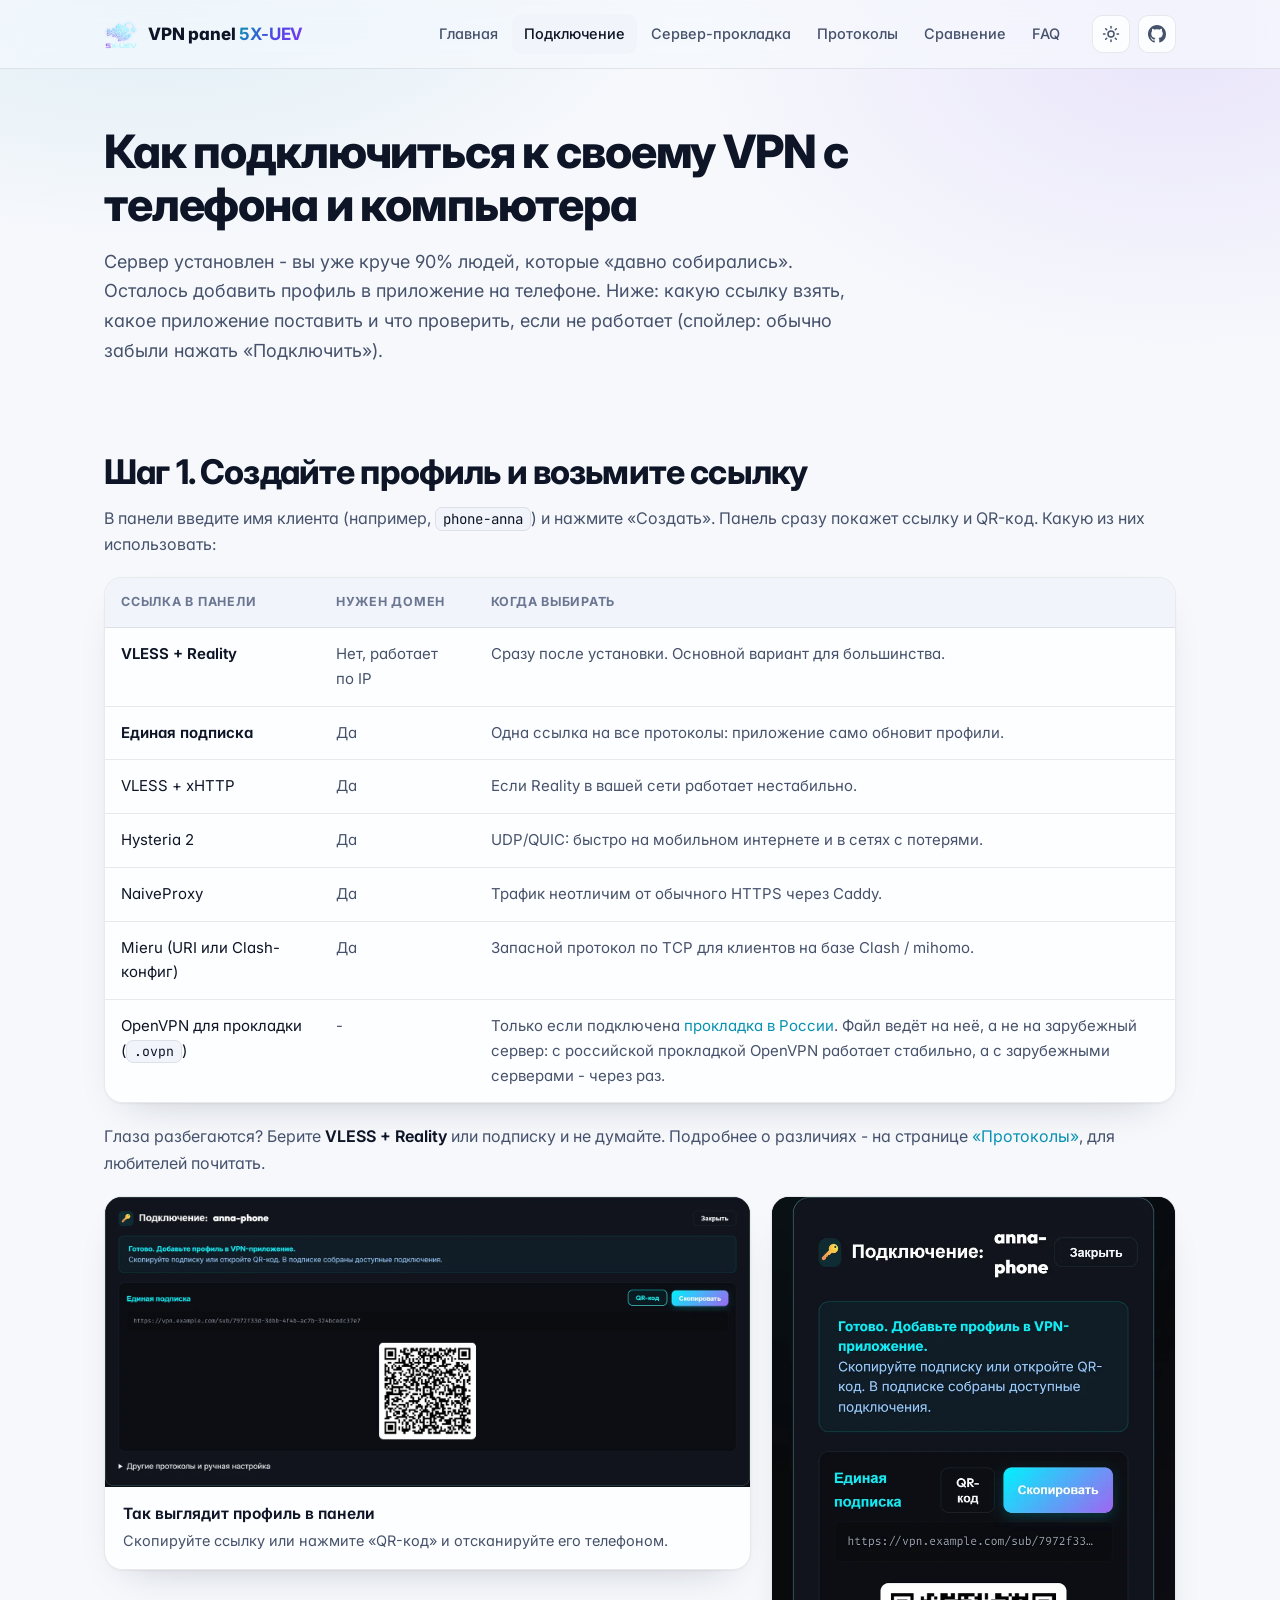
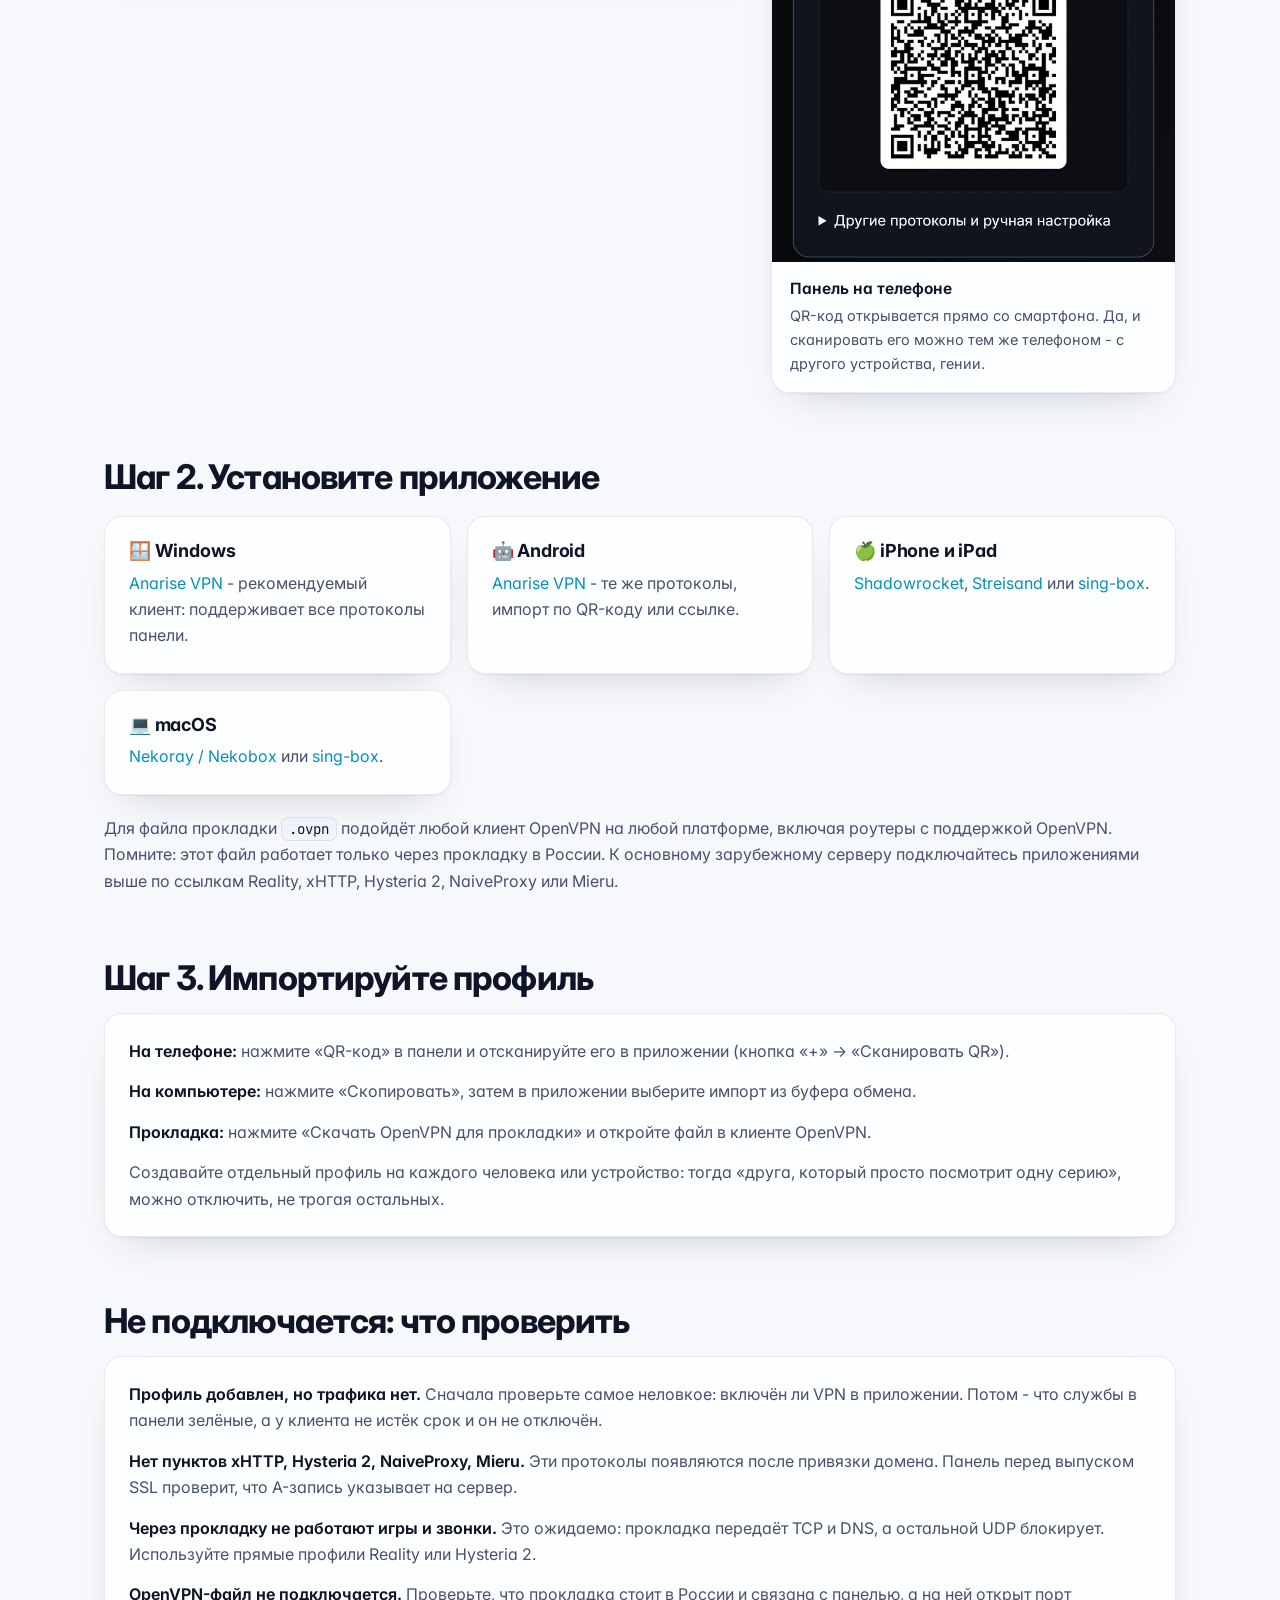
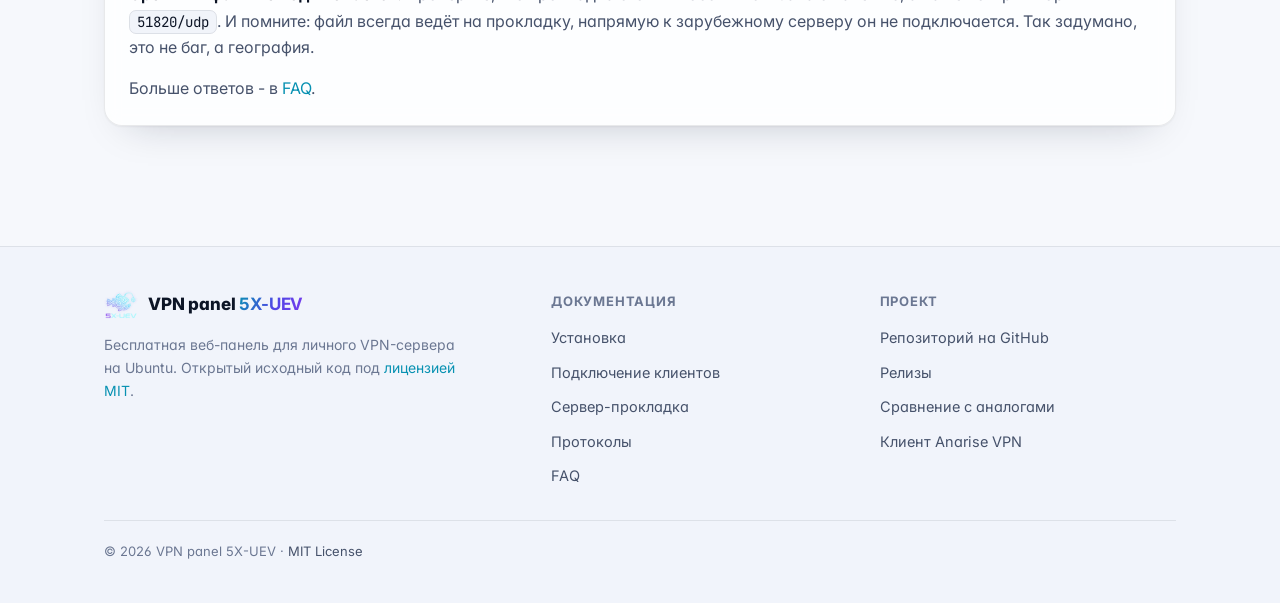
<file: docs/clients.html>
<!doctype html>
<html lang="ru">
<head>
  <meta charset="utf-8">
  <meta name="viewport" content="width=device-width, initial-scale=1">
  <meta name="theme-color" content="#070b14" media="(prefers-color-scheme: dark)">
  <meta name="theme-color" content="#f6f8fc" media="(prefers-color-scheme: light)">
  <link rel="icon" type="image/png" sizes="32x32" href="favicon-32.png">
  <link rel="apple-touch-icon" href="apple-touch-icon.png">
  <title>Как подключиться к своему VPN: приложения для Windows, Android, iPhone и macOS</title>
  <meta name="description" content="Какую ссылку взять в панели (Reality, подписка, OpenVPN) и какое приложение поставить на Windows, Android, iPhone и macOS. Что делать, если VPN не подключается.">
  <meta name="msvalidate.01" content="90D289AC15EAA95F94192768616EB74C">
  <link rel="canonical" href="https://pasnya.github.io/vpn-panel-5x-uev/clients.html">
  <meta property="og:title" content="Как подключиться к своему VPN с телефона и компьютера">
  <meta property="og:description" content="Какую ссылку взять в панели и какое приложение поставить на Windows, Android, iPhone и macOS.">
  <meta property="og:type" content="article">
  <meta property="og:url" content="https://pasnya.github.io/vpn-panel-5x-uev/clients.html">
  <meta property="og:image" content="https://pasnya.github.io/vpn-panel-5x-uev/og-logo.png">
  <meta name="twitter:card" content="summary">
  <link rel="preconnect" href="https://fonts.googleapis.com">
  <link rel="preconnect" href="https://fonts.gstatic.com" crossorigin>
  <link rel="stylesheet" href="https://fonts.googleapis.com/css2?family=Inter:wght@400;500;600;700;800&family=JetBrains+Mono:wght@400;500&display=swap">
  <link rel="stylesheet" href="style.css">
  <script>(function(d){d.classList.add('js');try{var t=localStorage.getItem('theme');if(t==='light'||t==='dark')d.setAttribute('data-theme',t)}catch(e){}})(document.documentElement)</script>
  <script src="site.js" defer></script>
  <script type="application/ld+json">
  {
    "@context": "https://schema.org",
    "@graph": [
      {
        "@type": "HowTo",
        "name": "Как подключиться к VPN-серверу на VPN panel 5X-UEV",
        "step": [
          {"@type": "HowToStep", "name": "Создайте профиль", "text": "Откройте панель, введите имя клиента и нажмите «Создать». Панель покажет ссылку и QR-код."},
          {"@type": "HowToStep", "name": "Выберите ссылку", "text": "Без домена используйте VLESS + Reality. С доменом удобнее единая подписка: она содержит все протоколы. Если подключена прокладка, скачайте файл OpenVPN."},
          {"@type": "HowToStep", "name": "Установите приложение", "text": "Windows и Android: Anarise VPN. iPhone: Shadowrocket, Streisand или sing-box. macOS: Nekoray/Nekobox или sing-box. Для файла прокладки подойдёт любой клиент OpenVPN."},
          {"@type": "HowToStep", "name": "Импортируйте профиль", "text": "Отсканируйте QR-код или вставьте ссылку из буфера обмена в приложение и включите подключение."}
        ]
      },
      {
        "@type": "FAQPage",
        "mainEntity": [
          {"@type": "Question", "name": "Какую ссылку выбрать, если у сервера нет домена?", "acceptedAnswer": {"@type": "Answer", "text": "VLESS + Reality. Это единственный протокол панели, который работает по IP-адресу сервера без домена. Остальные протоколы и единая подписка появляются после привязки домена."}},
          {"@type": "Question", "name": "Чем подписка лучше отдельной ссылки?", "acceptedAnswer": {"@type": "Answer", "text": "Подписка - одна ссылка на все доступные протоколы. Приложение само загрузит профили и обновит их, если настройки сервера изменятся."}},
          {"@type": "Question", "name": "Чем подключаться к серверу-прокладке?", "acceptedAnswer": {"@type": "Answer", "text": "Скачайте в панели файл «OpenVPN для прокладки» (.ovpn) и откройте его в любом клиенте OpenVPN. Файл ведёт на прокладку в России: с российским сервером OpenVPN работает стабильно, в отличие от подключений к зарубежным серверам. Через прокладку идут TCP и DNS; для игр и звонков по UDP используйте прямые профили Reality или Hysteria 2."}}
        ]
      },
      {
        "@type": "BreadcrumbList",
        "itemListElement": [
          {"@type": "ListItem", "position": 1, "name": "Главная", "item": "https://pasnya.github.io/vpn-panel-5x-uev/"},
          {"@type": "ListItem", "position": 2, "name": "Подключение клиентов", "item": "https://pasnya.github.io/vpn-panel-5x-uev/clients.html"}
        ]
      }
    ]
  }
  </script>
</head>
<body>
<header class="site-header">
  <div class="wrap">
    <a class="brand" href="index.html"><img src="logo-96.png" alt="" width="34" height="34"><span>VPN panel <b>5X-UEV</b></span></a>
    <nav class="nav" aria-label="Разделы сайта">
      <a href="index.html">Главная</a>
      <a href="clients.html">Подключение</a>
      <a href="cascade-relay.html">Сервер-прокладка</a>
      <a href="protocols.html">Протоколы</a>
      <a href="compare.html">Сравнение</a>
      <a href="faq.html">FAQ</a>
    </nav>
    <div class="header-actions">
      <button class="icon-btn theme-toggle" type="button" aria-label="Переключить светлую и тёмную тему"><svg viewBox="0 0 24 24" fill="none" stroke="currentColor" stroke-width="2" stroke-linecap="round" stroke-linejoin="round" aria-hidden="true" class="moon"><path d="M21 12.8A9 9 0 1 1 11.2 3a7 7 0 0 0 9.8 9.8z"/></svg><svg viewBox="0 0 24 24" fill="none" stroke="currentColor" stroke-width="2" stroke-linecap="round" stroke-linejoin="round" aria-hidden="true" class="sun"><circle cx="12" cy="12" r="4"/><path d="M12 2v2M12 20v2M4.9 4.9l1.4 1.4M17.7 17.7l1.4 1.4M2 12h2M20 12h2M4.9 19.1l1.4-1.4M17.7 6.3l1.4-1.4"/></svg></button>
      <a class="icon-btn" href="https://github.com/pasnya/vpn-panel-5x-uev" aria-label="Репозиторий на GitHub"><svg viewBox="0 0 16 16" fill="currentColor" aria-hidden="true"><path d="M8 0C3.58 0 0 3.58 0 8c0 3.54 2.29 6.53 5.47 7.59.4.07.55-.17.55-.38 0-.19-.01-.82-.01-1.49-2.01.37-2.53-.49-2.69-.94-.09-.23-.48-.94-.82-1.13-.28-.15-.68-.52-.01-.53.63-.01 1.08.58 1.23.82.72 1.21 1.87.87 2.33.66.07-.52.28-.87.51-1.07-1.78-.2-3.64-.89-3.64-3.95 0-.87.31-1.59.82-2.15-.08-.2-.36-1.02.08-2.12 0 0 .67-.21 2.2.82.64-.18 1.32-.27 2-.27.68 0 1.36.09 2 .27 1.53-1.04 2.2-.82 2.2-.82.44 1.1.16 1.92.08 2.12.51.56.82 1.27.82 2.15 0 3.07-1.87 3.75-3.65 3.95.29.25.54.73.54 1.48 0 1.07-.01 1.93-.01 2.2 0 .21.15.46.55.38A8.013 8.013 0 0 0 16 8c0-4.42-3.58-8-8-8z"/></svg></a>
      <button class="icon-btn nav-toggle" type="button" aria-label="Меню" aria-expanded="false"><svg viewBox="0 0 24 24" fill="none" stroke="currentColor" stroke-width="2" stroke-linecap="round" stroke-linejoin="round" aria-hidden="true"><path d="M4 7h16M4 12h16M4 17h16"/></svg></button>
    </div>
  </div>
</header>

<main class="wrap">

  <section class="page-hero">
    <h1>Как подключиться к своему VPN с телефона и компьютера</h1>
    <p>Сервер установлен - вы уже круче 90% людей, которые «давно собирались». Осталось добавить профиль в приложение на телефоне. Ниже: какую ссылку взять, какое приложение поставить и что проверить, если не работает (спойлер: обычно забыли нажать «Подключить»).</p>
  </section>

  <h2>Шаг 1. Создайте профиль и возьмите ссылку</h2>
  <p>В панели введите имя клиента (например, <code>phone-anna</code>) и нажмите «Создать». Панель сразу покажет ссылку и QR-код. Какую из них использовать:</p>
  <div class="table-wrap">
  <table>
    <thead>
      <tr><th>Ссылка в панели</th><th>Нужен домен</th><th>Когда выбирать</th></tr>
    </thead>
    <tbody>
      <tr><td><strong>VLESS + Reality</strong></td><td>Нет, работает по IP</td><td>Сразу после установки. Основной вариант для большинства.</td></tr>
      <tr><td><strong>Единая подписка</strong></td><td>Да</td><td>Одна ссылка на все протоколы: приложение само обновит профили.</td></tr>
      <tr><td>VLESS + xHTTP</td><td>Да</td><td>Если Reality в вашей сети работает нестабильно.</td></tr>
      <tr><td>Hysteria 2</td><td>Да</td><td>UDP/QUIC: быстро на мобильном интернете и в сетях с потерями.</td></tr>
      <tr><td>NaiveProxy</td><td>Да</td><td>Трафик неотличим от обычного HTTPS через Caddy.</td></tr>
      <tr><td>Mieru (URI или Clash-конфиг)</td><td>Да</td><td>Запасной протокол по TCP для клиентов на базе Clash / mihomo.</td></tr>
      <tr><td>OpenVPN для прокладки (<code>.ovpn</code>)</td><td>-</td><td>Только если подключена <a href="cascade-relay.html">прокладка в России</a>. Файл ведёт на неё, а не на зарубежный сервер: с российской прокладкой OpenVPN работает стабильно, а с зарубежными серверами - через раз.</td></tr>
    </tbody>
  </table>
  </div>
  <p>Глаза разбегаются? Берите <strong>VLESS + Reality</strong> или подписку и не думайте. Подробнее о различиях - на странице <a href="protocols.html">«Протоколы»</a>, для любителей почитать.</p>

  <div class="shot-pair">
        <figure class="shot">
          <a href="screenshots/panel-profile.webp" data-lightbox><img src="screenshots/panel-profile.webp" width="1600" height="717" loading="lazy" decoding="async" alt="Профиль клиента в панели: единая подписка, кнопки «QR-код» и «Скопировать»"></a>
          <figcaption><strong>Так выглядит профиль в панели</strong>Скопируйте ссылку или нажмите «QR-код» и отсканируйте его телефоном.</figcaption>
        </figure>
        <figure class="shot">
          <a href="screenshots/phone-profile.webp" data-lightbox><img src="screenshots/phone-profile.webp" width="780" height="1287" loading="lazy" decoding="async" alt="Профиль клиента с QR-кодом в мобильной версии панели"></a>
          <figcaption><strong>Панель на телефоне</strong>QR-код открывается прямо со смартфона. Да, и сканировать его можно тем же телефоном - с другого устройства, гении.</figcaption>
        </figure>
  </div>

  <h2>Шаг 2. Установите приложение</h2>
  <div class="grid">
    <div class="card">
      <h3>🪟 Windows</h3>
      <p><a href="https://github.com/pasnya/anarise-vpn">Anarise VPN</a> - рекомендуемый клиент: поддерживает все протоколы панели.</p>
    </div>
    <div class="card">
      <h3>🤖 Android</h3>
      <p><a href="https://github.com/pasnya/anarise-vpn">Anarise VPN</a> - те же протоколы, импорт по QR-коду или ссылке.</p>
    </div>
    <div class="card">
      <h3>🍏 iPhone и iPad</h3>
      <p><a href="https://apps.apple.com/us/app/shadowrocket/id932747118">Shadowrocket</a>, <a href="https://apps.apple.com/ru/app/streisand/id6450534064">Streisand</a> или <a href="https://apps.apple.com/us/app/sing-box/id6448301546">sing-box</a>.</p>
    </div>
    <div class="card">
      <h3>💻 macOS</h3>
      <p><a href="https://github.com/MatsuriDayo/nekoray">Nekoray / Nekobox</a> или <a href="https://github.com/SagerNet/sing-box">sing-box</a>.</p>
    </div>
  </div>
  <p>Для файла прокладки <code>.ovpn</code> подойдёт любой клиент OpenVPN на любой платформе, включая роутеры с поддержкой OpenVPN. Помните: этот файл работает только через прокладку в России. К основному зарубежному серверу подключайтесь приложениями выше по ссылкам Reality, xHTTP, Hysteria 2, NaiveProxy или Mieru.</p>

  <h2>Шаг 3. Импортируйте профиль</h2>
  <div class="card">
    <p><strong>На телефоне:</strong> нажмите «QR-код» в панели и отсканируйте его в приложении (кнопка «+» → «Сканировать QR»).</p>
    <p><strong>На компьютере:</strong> нажмите «Скопировать», затем в приложении выберите импорт из буфера обмена.</p>
    <p><strong>Прокладка:</strong> нажмите «Скачать OpenVPN для прокладки» и откройте файл в клиенте OpenVPN.</p>
    <p>Создавайте отдельный профиль на каждого человека или устройство: тогда «друга, который просто посмотрит одну серию», можно отключить, не трогая остальных.</p>
  </div>

  <h2>Не подключается: что проверить</h2>
  <div class="card">
    <p><strong>Профиль добавлен, но трафика нет.</strong> Сначала проверьте самое неловкое: включён ли VPN в приложении. Потом - что службы в панели зелёные, а у клиента не истёк срок и он не отключён.</p>
    <p><strong>Нет пунктов xHTTP, Hysteria 2, NaiveProxy, Mieru.</strong> Эти протоколы появляются после привязки домена. Панель перед выпуском SSL проверит, что A-запись указывает на сервер.</p>
    <p><strong>Через прокладку не работают игры и звонки.</strong> Это ожидаемо: прокладка передаёт TCP и DNS, а остальной UDP блокирует. Используйте прямые профили Reality или Hysteria 2.</p>
    <p><strong>OpenVPN-файл не подключается.</strong> Проверьте, что прокладка стоит в России и связана с панелью, а на ней открыт порт <code>51820/udp</code>. И помните: файл всегда ведёт на прокладку, напрямую к зарубежному серверу он не подключается. Так задумано, это не баг, а география.</p>
    <p>Больше ответов - в <a href="faq.html">FAQ</a>.</p>
  </div>
</main>

<footer class="site-footer">
  <div class="wrap">
    <div>
      <a class="brand" href="index.html"><img src="logo-96.png" alt="" width="34" height="34"><span>VPN panel <b>5X-UEV</b></span></a>
      <p>Бесплатная веб-панель для личного VPN-сервера на Ubuntu. Открытый исходный код под <a href="https://github.com/pasnya/vpn-panel-5x-uev/blob/main/LICENSE">лицензией MIT</a>.</p>
    </div>
    <div>
      <h4>Документация</h4>
      <ul>
        <li><a href="index.html#install">Установка</a></li>
        <li><a href="clients.html">Подключение клиентов</a></li>
        <li><a href="cascade-relay.html">Сервер-прокладка</a></li>
        <li><a href="protocols.html">Протоколы</a></li>
        <li><a href="faq.html">FAQ</a></li>
      </ul>
    </div>
    <div>
      <h4>Проект</h4>
      <ul>
        <li><a href="https://github.com/pasnya/vpn-panel-5x-uev">Репозиторий на GitHub</a></li>
        <li><a href="https://github.com/pasnya/vpn-panel-5x-uev/releases">Релизы</a></li>
        <li><a href="compare.html">Сравнение с аналогами</a></li>
        <li><a href="https://github.com/pasnya/anarise-vpn">Клиент Anarise VPN</a></li>
      </ul>
    </div>
    <div class="footer-bottom">© 2026 VPN panel 5X-UEV · <a href="https://github.com/pasnya/vpn-panel-5x-uev/blob/main/LICENSE">MIT License</a></div>
  </div>
</footer>
</body>
</html>
</file>
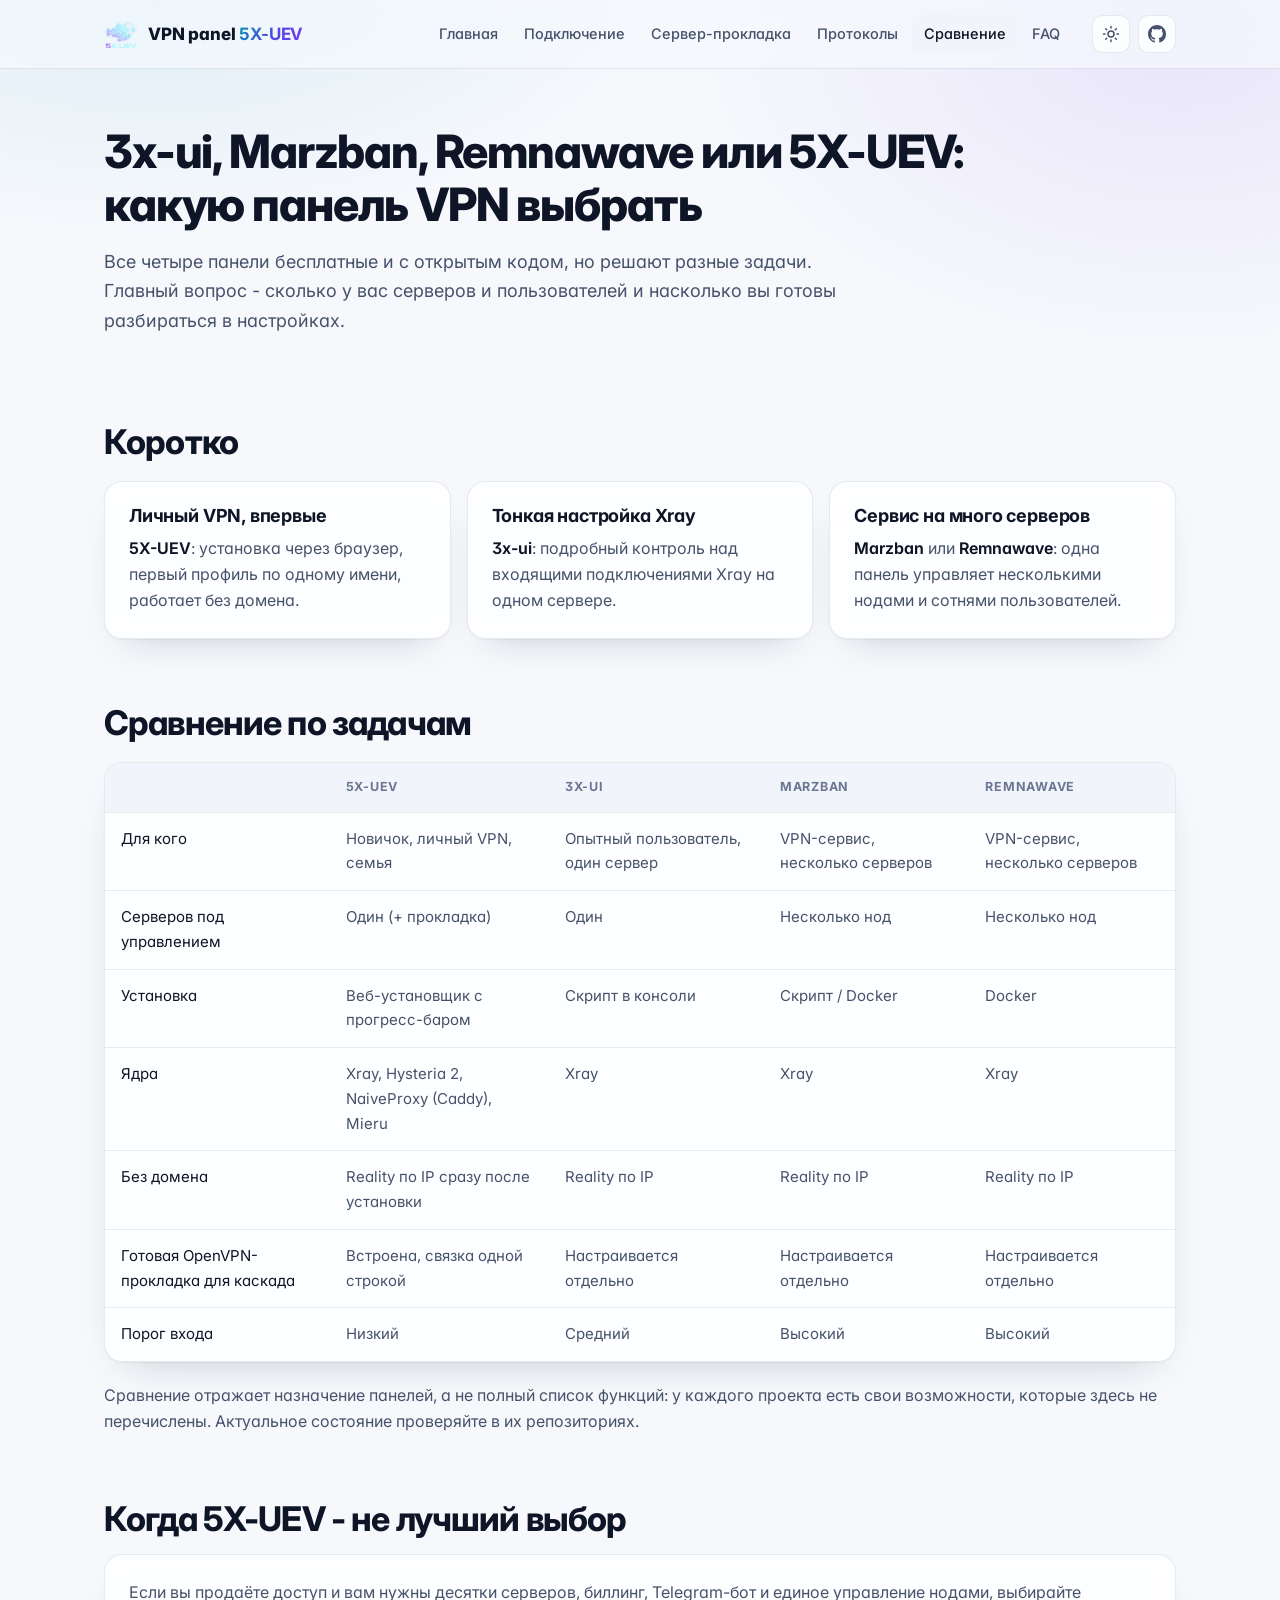
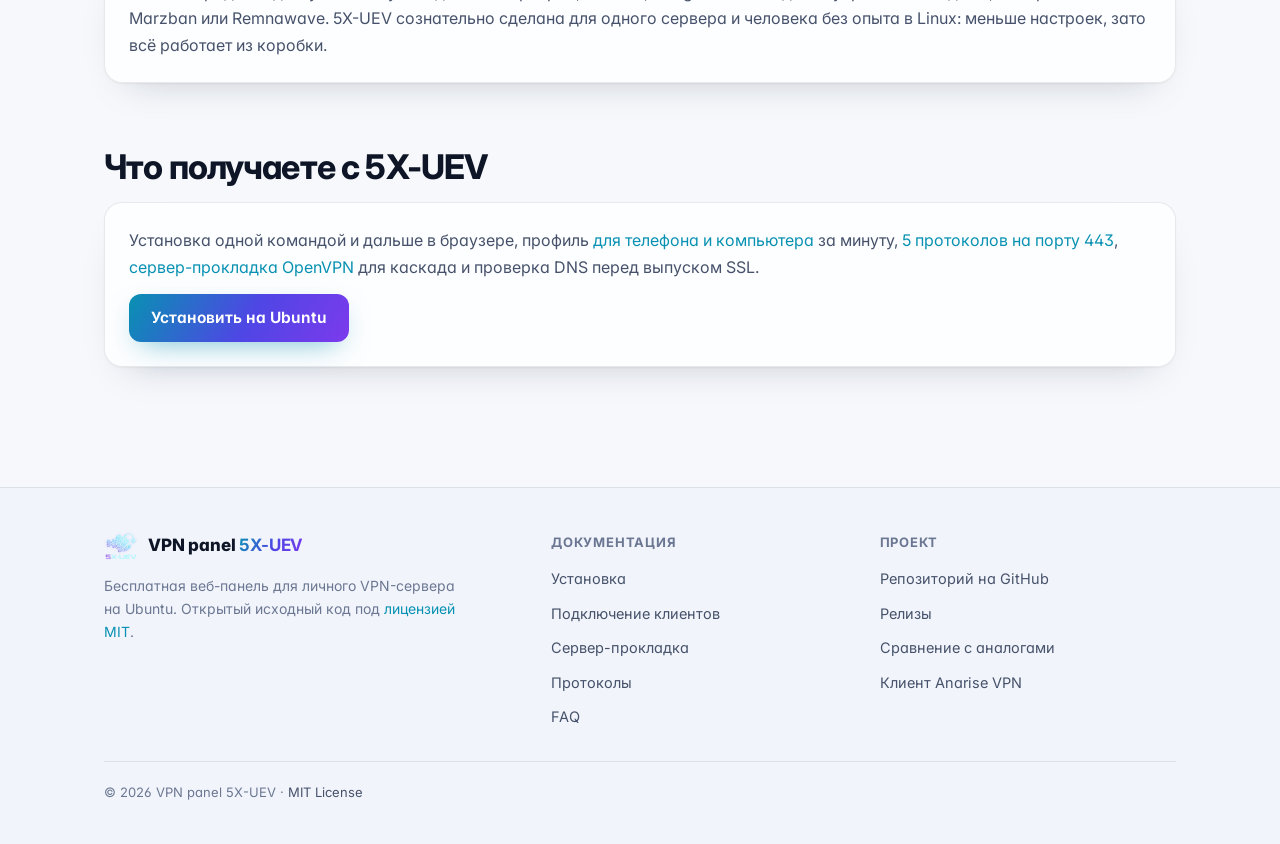
<file: docs/compare.html>
<!doctype html>
<html lang="ru">
<head>
  <meta charset="utf-8">
  <meta name="viewport" content="width=device-width, initial-scale=1">
  <meta name="theme-color" content="#070b14" media="(prefers-color-scheme: dark)">
  <meta name="theme-color" content="#f6f8fc" media="(prefers-color-scheme: light)">
  <link rel="icon" type="image/png" sizes="32x32" href="favicon-32.png">
  <link rel="apple-touch-icon" href="apple-touch-icon.png">
  <title>3x-ui, Marzban, Remnawave или 5X-UEV: какую панель VPN выбрать</title>
  <meta name="description" content="Честное сравнение панелей для своего VPN-сервера: 3x-ui, Marzban, Remnawave и VPN panel 5X-UEV. Для кого каждая, сколько серверов и пользователей, нужен ли домен и опыт в Linux.">
  <meta name="msvalidate.01" content="90D289AC15EAA95F94192768616EB74C">
  <link rel="canonical" href="https://pasnya.github.io/vpn-panel-5x-uev/compare.html">
  <meta property="og:title" content="3x-ui, Marzban, Remnawave или 5X-UEV: какую панель VPN выбрать">
  <meta property="og:description" content="Для кого каждая панель: личный VPN, VPN для семьи или сервис на сотни пользователей.">
  <meta property="og:type" content="article">
  <meta property="og:url" content="https://pasnya.github.io/vpn-panel-5x-uev/compare.html">
  <meta property="og:image" content="https://pasnya.github.io/vpn-panel-5x-uev/og-logo.png">
  <meta name="twitter:card" content="summary">
  <link rel="preconnect" href="https://fonts.googleapis.com">
  <link rel="preconnect" href="https://fonts.gstatic.com" crossorigin>
  <link rel="stylesheet" href="https://fonts.googleapis.com/css2?family=Inter:wght@400;500;600;700;800&family=JetBrains+Mono:wght@400;500&display=swap">
  <link rel="stylesheet" href="style.css">
  <script>(function(d){d.classList.add('js');try{var t=localStorage.getItem('theme');if(t==='light'||t==='dark')d.setAttribute('data-theme',t)}catch(e){}})(document.documentElement)</script>
  <script src="site.js" defer></script>
  <script type="application/ld+json">
  {
    "@context": "https://schema.org",
    "@graph": [
      {
        "@type": "FAQPage",
        "mainEntity": [
          {"@type": "Question", "name": "Какую панель VPN выбрать для себя и семьи?", "acceptedAnswer": {"@type": "Answer", "text": "Для одного сервера и нескольких человек подойдут 3x-ui или VPN panel 5X-UEV. 5X-UEV проще для новичка: установка через браузер, первый профиль VLESS Reality без домена, несколько протоколов и сервер-прокладка OpenVPN из коробки. 3x-ui даёт больше ручных настроек Xray."}},
          {"@type": "Question", "name": "Какую панель выбрать для VPN-сервиса на сотни пользователей?", "acceptedAnswer": {"@type": "Answer", "text": "Marzban или Remnawave: они рассчитаны на несколько серверов (нод) под управлением одной панели. VPN panel 5X-UEV управляет одним сервером и рассчитана на личное использование."}},
          {"@type": "Question", "name": "Нужен ли домен, чтобы запустить VPN-панель?", "acceptedAnswer": {"@type": "Answer", "text": "Для VLESS + Reality домен не нужен ни в одной из панелей. В 5X-UEV Reality работает сразу после установки по IP; домен нужен только для xHTTP, Hysteria 2, NaiveProxy, Mieru и единой подписки."}}
        ]
      },
      {
        "@type": "BreadcrumbList",
        "itemListElement": [
          {"@type": "ListItem", "position": 1, "name": "Главная", "item": "https://pasnya.github.io/vpn-panel-5x-uev/"},
          {"@type": "ListItem", "position": 2, "name": "Сравнение панелей", "item": "https://pasnya.github.io/vpn-panel-5x-uev/compare.html"}
        ]
      }
    ]
  }
  </script>
</head>
<body>
<header class="site-header">
  <div class="wrap">
    <a class="brand" href="index.html"><img src="logo-96.png" alt="" width="34" height="34"><span>VPN panel <b>5X-UEV</b></span></a>
    <nav class="nav" aria-label="Разделы сайта">
      <a href="index.html">Главная</a>
      <a href="clients.html">Подключение</a>
      <a href="cascade-relay.html">Сервер-прокладка</a>
      <a href="protocols.html">Протоколы</a>
      <a href="compare.html">Сравнение</a>
      <a href="faq.html">FAQ</a>
    </nav>
    <div class="header-actions">
      <button class="icon-btn theme-toggle" type="button" aria-label="Переключить светлую и тёмную тему"><svg viewBox="0 0 24 24" fill="none" stroke="currentColor" stroke-width="2" stroke-linecap="round" stroke-linejoin="round" aria-hidden="true" class="moon"><path d="M21 12.8A9 9 0 1 1 11.2 3a7 7 0 0 0 9.8 9.8z"/></svg><svg viewBox="0 0 24 24" fill="none" stroke="currentColor" stroke-width="2" stroke-linecap="round" stroke-linejoin="round" aria-hidden="true" class="sun"><circle cx="12" cy="12" r="4"/><path d="M12 2v2M12 20v2M4.9 4.9l1.4 1.4M17.7 17.7l1.4 1.4M2 12h2M20 12h2M4.9 19.1l1.4-1.4M17.7 6.3l1.4-1.4"/></svg></button>
      <a class="icon-btn" href="https://github.com/pasnya/vpn-panel-5x-uev" aria-label="Репозиторий на GitHub"><svg viewBox="0 0 16 16" fill="currentColor" aria-hidden="true"><path d="M8 0C3.58 0 0 3.58 0 8c0 3.54 2.29 6.53 5.47 7.59.4.07.55-.17.55-.38 0-.19-.01-.82-.01-1.49-2.01.37-2.53-.49-2.69-.94-.09-.23-.48-.94-.82-1.13-.28-.15-.68-.52-.01-.53.63-.01 1.08.58 1.23.82.72 1.21 1.87.87 2.33.66.07-.52.28-.87.51-1.07-1.78-.2-3.64-.89-3.64-3.95 0-.87.31-1.59.82-2.15-.08-.2-.36-1.02.08-2.12 0 0 .67-.21 2.2.82.64-.18 1.32-.27 2-.27.68 0 1.36.09 2 .27 1.53-1.04 2.2-.82 2.2-.82.44 1.1.16 1.92.08 2.12.51.56.82 1.27.82 2.15 0 3.07-1.87 3.75-3.65 3.95.29.25.54.73.54 1.48 0 1.07-.01 1.93-.01 2.2 0 .21.15.46.55.38A8.013 8.013 0 0 0 16 8c0-4.42-3.58-8-8-8z"/></svg></a>
      <button class="icon-btn nav-toggle" type="button" aria-label="Меню" aria-expanded="false"><svg viewBox="0 0 24 24" fill="none" stroke="currentColor" stroke-width="2" stroke-linecap="round" stroke-linejoin="round" aria-hidden="true"><path d="M4 7h16M4 12h16M4 17h16"/></svg></button>
    </div>
  </div>
</header>

<main class="wrap">

  <section class="page-hero">
    <h1>3x-ui, Marzban, Remnawave или 5X-UEV: какую панель VPN выбрать</h1>
    <p>Все четыре панели бесплатные и с открытым кодом, но решают разные задачи. Главный вопрос - сколько у вас серверов и пользователей и насколько вы готовы разбираться в настройках.</p>
  </section>

  <h2>Коротко</h2>
  <div class="grid">
    <div class="card">
      <h3>Личный VPN, впервые</h3>
      <p><strong>5X-UEV</strong>: установка через браузер, первый профиль по одному имени, работает без домена.</p>
    </div>
    <div class="card">
      <h3>Тонкая настройка Xray</h3>
      <p><strong>3x-ui</strong>: подробный контроль над входящими подключениями Xray на одном сервере.</p>
    </div>
    <div class="card">
      <h3>Сервис на много серверов</h3>
      <p><strong>Marzban</strong> или <strong>Remnawave</strong>: одна панель управляет несколькими нодами и сотнями пользователей.</p>
    </div>
  </div>

  <h2>Сравнение по задачам</h2>
  <div class="table-wrap">
  <table>
    <thead>
      <tr><th></th><th>5X-UEV</th><th>3x-ui</th><th>Marzban</th><th>Remnawave</th></tr>
    </thead>
    <tbody>
      <tr><td>Для кого</td><td>Новичок, личный VPN, семья</td><td>Опытный пользователь, один сервер</td><td>VPN-сервис, несколько серверов</td><td>VPN-сервис, несколько серверов</td></tr>
      <tr><td>Серверов под управлением</td><td>Один (+ прокладка)</td><td>Один</td><td>Несколько нод</td><td>Несколько нод</td></tr>
      <tr><td>Установка</td><td>Веб-установщик с прогресс-баром</td><td>Скрипт в консоли</td><td>Скрипт / Docker</td><td>Docker</td></tr>
      <tr><td>Ядра</td><td>Xray, Hysteria 2, NaiveProxy (Caddy), Mieru</td><td>Xray</td><td>Xray</td><td>Xray</td></tr>
      <tr><td>Без домена</td><td>Reality по IP сразу после установки</td><td>Reality по IP</td><td>Reality по IP</td><td>Reality по IP</td></tr>
      <tr><td>Готовая OpenVPN-прокладка для каскада</td><td>Встроена, связка одной строкой</td><td>Настраивается отдельно</td><td>Настраивается отдельно</td><td>Настраивается отдельно</td></tr>
      <tr><td>Порог входа</td><td>Низкий</td><td>Средний</td><td>Высокий</td><td>Высокий</td></tr>
    </tbody>
  </table>
  </div>
  <p>Сравнение отражает назначение панелей, а не полный список функций: у каждого проекта есть свои возможности, которые здесь не перечислены. Актуальное состояние проверяйте в их репозиториях.</p>

  <h2>Когда 5X-UEV - не лучший выбор</h2>
  <div class="card">
    <p>Если вы продаёте доступ и вам нужны десятки серверов, биллинг, Telegram-бот и единое управление нодами, выбирайте Marzban или Remnawave. 5X-UEV сознательно сделана для одного сервера и человека без опыта в Linux: меньше настроек, зато всё работает из коробки.</p>
  </div>

  <h2>Что получаете с 5X-UEV</h2>
  <div class="card">
    <p>Установка одной командой и дальше в браузере, профиль <a href="clients.html">для телефона и компьютера</a> за минуту, <a href="protocols.html">5 протоколов на порту 443</a>, <a href="cascade-relay.html">сервер-прокладка OpenVPN</a> для каскада и проверка DNS перед выпуском SSL.</p>
    <a class="btn" href="index.html#install">Установить на Ubuntu</a>
  </div>
</main>

<footer class="site-footer">
  <div class="wrap">
    <div>
      <a class="brand" href="index.html"><img src="logo-96.png" alt="" width="34" height="34"><span>VPN panel <b>5X-UEV</b></span></a>
      <p>Бесплатная веб-панель для личного VPN-сервера на Ubuntu. Открытый исходный код под <a href="https://github.com/pasnya/vpn-panel-5x-uev/blob/main/LICENSE">лицензией MIT</a>.</p>
    </div>
    <div>
      <h4>Документация</h4>
      <ul>
        <li><a href="index.html#install">Установка</a></li>
        <li><a href="clients.html">Подключение клиентов</a></li>
        <li><a href="cascade-relay.html">Сервер-прокладка</a></li>
        <li><a href="protocols.html">Протоколы</a></li>
        <li><a href="faq.html">FAQ</a></li>
      </ul>
    </div>
    <div>
      <h4>Проект</h4>
      <ul>
        <li><a href="https://github.com/pasnya/vpn-panel-5x-uev">Репозиторий на GitHub</a></li>
        <li><a href="https://github.com/pasnya/vpn-panel-5x-uev/releases">Релизы</a></li>
        <li><a href="compare.html">Сравнение с аналогами</a></li>
        <li><a href="https://github.com/pasnya/anarise-vpn">Клиент Anarise VPN</a></li>
      </ul>
    </div>
    <div class="footer-bottom">© 2026 VPN panel 5X-UEV · <a href="https://github.com/pasnya/vpn-panel-5x-uev/blob/main/LICENSE">MIT License</a></div>
  </div>
</footer>
</body>
</html>
</file>
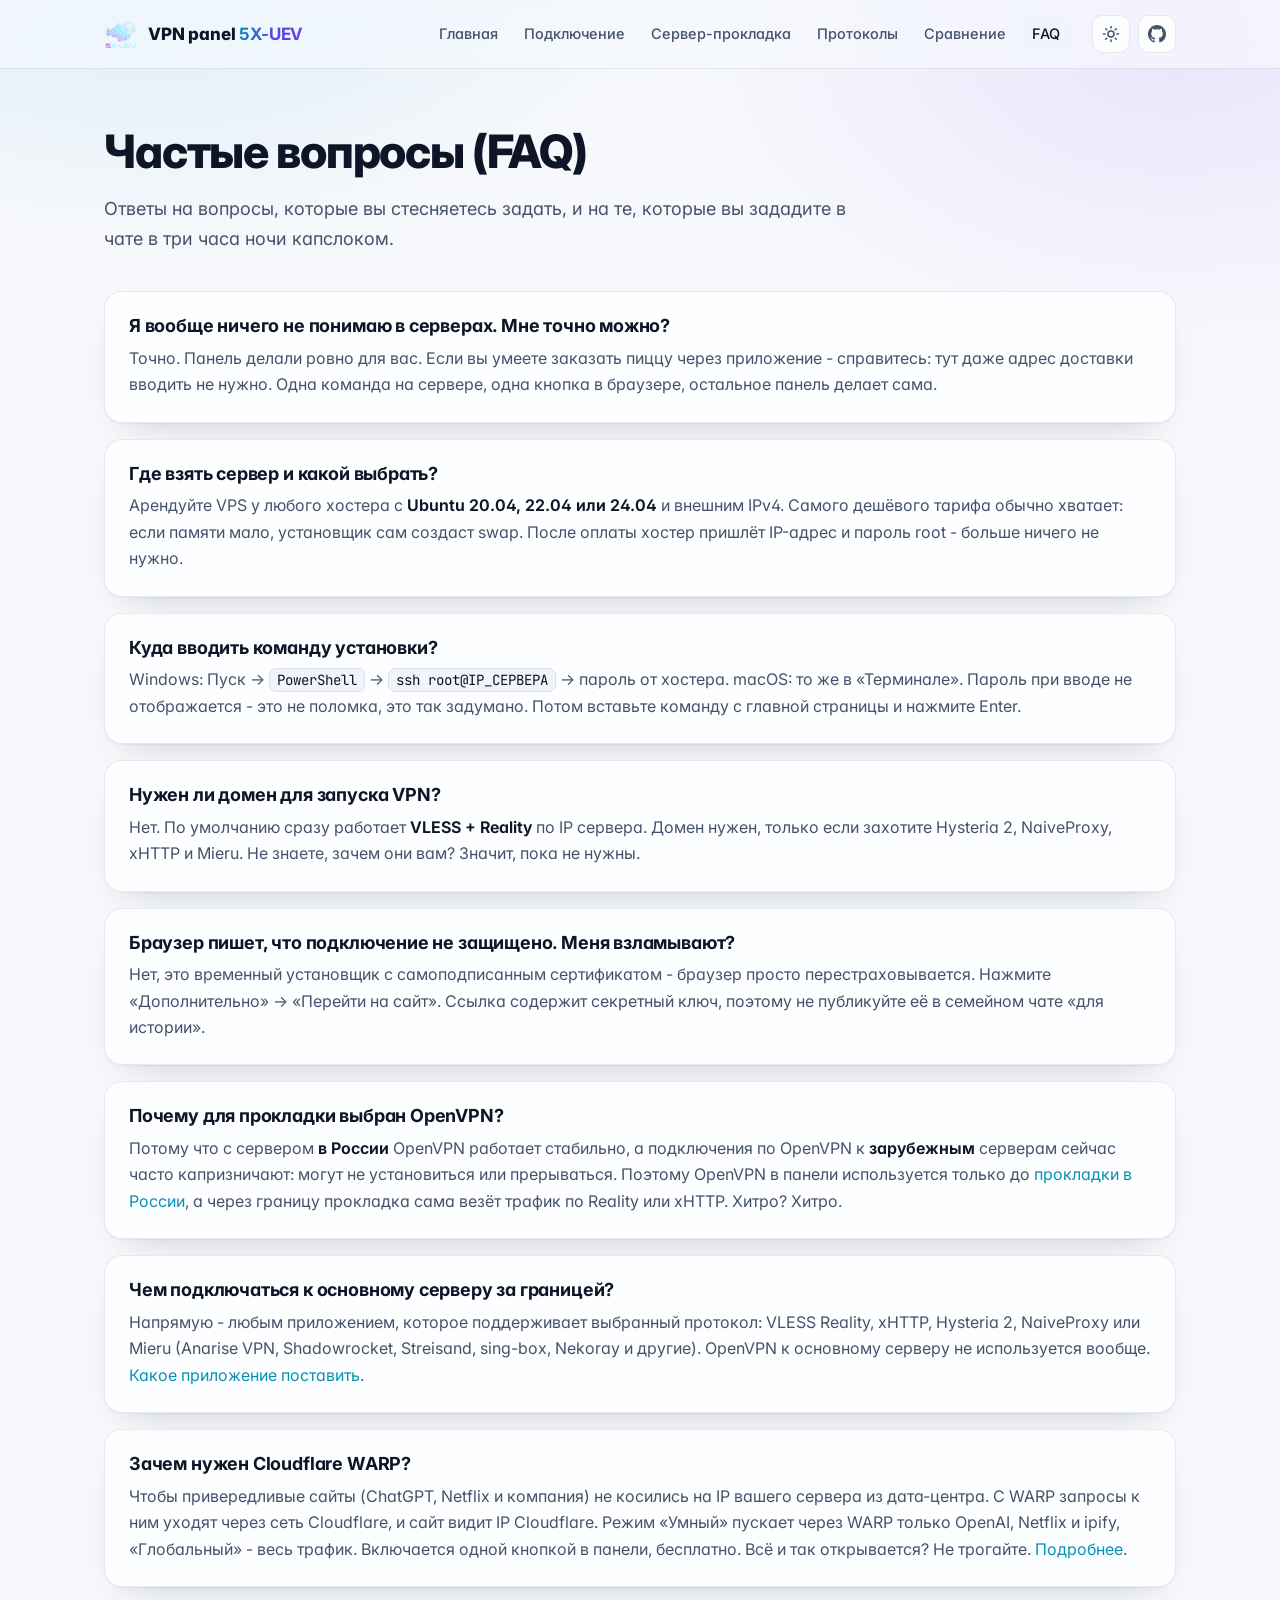
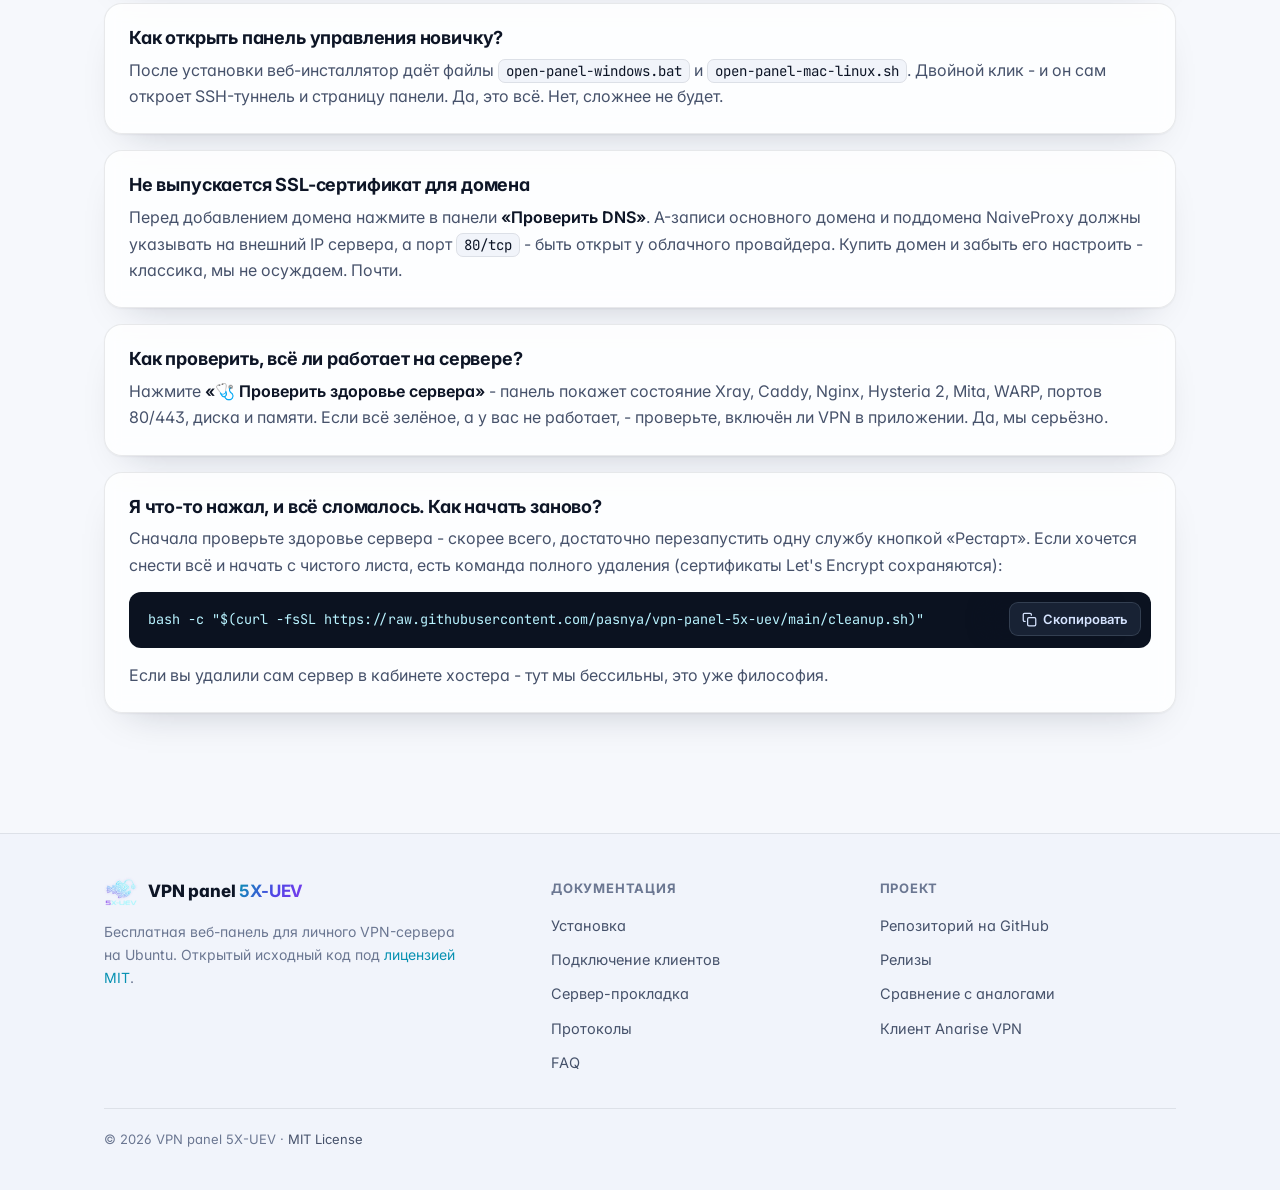
<file: docs/faq.html>
<!doctype html>
<html lang="ru">
<head>
  <meta charset="utf-8">
  <meta name="viewport" content="width=device-width, initial-scale=1">
  <meta name="theme-color" content="#070b14" media="(prefers-color-scheme: dark)">
  <meta name="theme-color" content="#f6f8fc" media="(prefers-color-scheme: light)">
  <link rel="icon" type="image/png" sizes="32x32" href="favicon-32.png">
  <link rel="apple-touch-icon" href="apple-touch-icon.png">
  <title>FAQ и решение проблем - VPN panel 5X-UEV</title>
  <meta name="description" content="Ответы на частые вопросы новичков: установка без домена, вход в панель через SSH-туннель, проверка DNS, диагностика портов 80 и 443.">
  <meta name="msvalidate.01" content="90D289AC15EAA95F94192768616EB74C">
  <link rel="canonical" href="https://pasnya.github.io/vpn-panel-5x-uev/faq.html">
  <meta property="og:image" content="https://pasnya.github.io/vpn-panel-5x-uev/og-logo.png">
  <meta name="twitter:card" content="summary">
  <link rel="preconnect" href="https://fonts.googleapis.com">
  <link rel="preconnect" href="https://fonts.gstatic.com" crossorigin>
  <link rel="stylesheet" href="https://fonts.googleapis.com/css2?family=Inter:wght@400;500;600;700;800&family=JetBrains+Mono:wght@400;500&display=swap">
  <link rel="stylesheet" href="style.css">
  <script>(function(d){d.classList.add('js');try{var t=localStorage.getItem('theme');if(t==='light'||t==='dark')d.setAttribute('data-theme',t)}catch(e){}})(document.documentElement)</script>
  <script src="site.js" defer></script>
  <script type="application/ld+json">
{
  "@context": "https://schema.org",
  "@type": "FAQPage",
  "mainEntity": [
    {
      "@type": "Question",
      "name": "Я вообще ничего не понимаю в серверах. Мне точно можно?",
      "acceptedAnswer": {
        "@type": "Answer",
        "text": "Точно. Панель делали ровно для вас. Если вы умеете заказать пиццу через приложение - справитесь: тут даже адрес доставки вводить не нужно. Одна команда на сервере, одна кнопка в браузере, остальное панель делает сама."
      }
    },
    {
      "@type": "Question",
      "name": "Где взять сервер и какой выбрать?",
      "acceptedAnswer": {
        "@type": "Answer",
        "text": "Арендуйте VPS у любого хостера с Ubuntu 20.04, 22.04 или 24.04 и внешним IPv4. Самого дешёвого тарифа обычно хватает: если памяти мало, установщик сам создаст swap. После оплаты хостер пришлёт IP-адрес и пароль root - больше ничего не нужно."
      }
    },
    {
      "@type": "Question",
      "name": "Куда вводить команду установки?",
      "acceptedAnswer": {
        "@type": "Answer",
        "text": "Windows: Пуск → PowerShell → ssh root@IP_СЕРВЕРА → пароль от хостера. macOS: то же в «Терминале». Пароль при вводе не отображается - это не поломка, это так задумано. Потом вставьте команду с главной страницы и нажмите Enter."
      }
    },
    {
      "@type": "Question",
      "name": "Нужен ли домен для запуска VPN?",
      "acceptedAnswer": {
        "@type": "Answer",
        "text": "Нет. По умолчанию сразу работает VLESS + Reality по IP сервера. Домен нужен, только если захотите Hysteria 2, NaiveProxy, xHTTP и Mieru. Не знаете, зачем они вам? Значит, пока не нужны."
      }
    },
    {
      "@type": "Question",
      "name": "Браузер пишет, что подключение не защищено. Меня взламывают?",
      "acceptedAnswer": {
        "@type": "Answer",
        "text": "Нет, это временный установщик с самоподписанным сертификатом - браузер просто перестраховывается. Нажмите «Дополнительно» → «Перейти на сайт». Ссылка содержит секретный ключ, поэтому не публикуйте её в семейном чате «для истории»."
      }
    },
    {
      "@type": "Question",
      "name": "Почему для прокладки выбран OpenVPN?",
      "acceptedAnswer": {
        "@type": "Answer",
        "text": "Потому что с сервером в России OpenVPN работает стабильно, а подключения по OpenVPN к зарубежным серверам сейчас часто капризничают: могут не установиться или прерываться. Поэтому OpenVPN в панели используется только до прокладки в России, а через границу прокладка сама везёт трафик по Reality или xHTTP. Хитро? Хитро."
      }
    },
    {
      "@type": "Question",
      "name": "Чем подключаться к основному серверу за границей?",
      "acceptedAnswer": {
        "@type": "Answer",
        "text": "Напрямую - любым приложением, которое поддерживает выбранный протокол: VLESS Reality, xHTTP, Hysteria 2, NaiveProxy или Mieru (Anarise VPN, Shadowrocket, Streisand, sing-box, Nekoray и другие). OpenVPN к основному серверу не используется вообще. Какое приложение поставить."
      }
    },
    {
      "@type": "Question",
      "name": "Зачем нужен Cloudflare WARP?",
      "acceptedAnswer": {
        "@type": "Answer",
        "text": "Чтобы привередливые сайты (ChatGPT, Netflix и компания) не косились на IP вашего сервера из дата-центра. С WARP запросы к ним уходят через сеть Cloudflare, и сайт видит IP Cloudflare. Режим «Умный» пускает через WARP только OpenAI, Netflix и ipify, «Глобальный» - весь трафик. Включается одной кнопкой в панели, бесплатно. Всё и так открывается? Не трогайте. Подробнее."
      }
    },
    {
      "@type": "Question",
      "name": "Как открыть панель управления новичку?",
      "acceptedAnswer": {
        "@type": "Answer",
        "text": "После установки веб-инсталлятор даёт файлы open-panel-windows.bat и open-panel-mac-linux.sh. Двойной клик - и он сам откроет SSH-туннель и страницу панели. Да, это всё. Нет, сложнее не будет."
      }
    },
    {
      "@type": "Question",
      "name": "Не выпускается SSL-сертификат для домена",
      "acceptedAnswer": {
        "@type": "Answer",
        "text": "Перед добавлением домена нажмите в панели «Проверить DNS». A-записи основного домена и поддомена NaiveProxy должны указывать на внешний IP сервера, а порт 80/tcp - быть открыт у облачного провайдера. Купить домен и забыть его настроить - классика, мы не осуждаем. Почти."
      }
    },
    {
      "@type": "Question",
      "name": "Как проверить, всё ли работает на сервере?",
      "acceptedAnswer": {
        "@type": "Answer",
        "text": "Нажмите «🩺 Проверить здоровье сервера» - панель покажет состояние Xray, Caddy, Nginx, Hysteria 2, Mita, WARP, портов 80/443, диска и памяти. Если всё зелёное, а у вас не работает, - проверьте, включён ли VPN в приложении. Да, мы серьёзно."
      }
    },
    {
      "@type": "Question",
      "name": "Я что-то нажал, и всё сломалось. Как начать заново?",
      "acceptedAnswer": {
        "@type": "Answer",
        "text": "Сначала проверьте здоровье сервера - скорее всего, достаточно перезапустить одну службу кнопкой «Рестарт». Если хочется снести всё и начать с чистого листа, есть команда полного удаления (сертификаты Let's Encrypt сохраняются): bash -c \"$(curl -fsSL https://raw.githubusercontent.com/pasnya/vpn-panel-5x-uev/main/cleanup.sh)\"Если вы удалили сам сервер в кабинете хостера - тут мы бессильны, это уже философия."
      }
    }
  ]
}
  </script>
</head>
<body>
<header class="site-header">
  <div class="wrap">
    <a class="brand" href="index.html"><img src="logo-96.png" alt="" width="34" height="34"><span>VPN panel <b>5X-UEV</b></span></a>
    <nav class="nav" aria-label="Разделы сайта">
      <a href="index.html">Главная</a>
      <a href="clients.html">Подключение</a>
      <a href="cascade-relay.html">Сервер-прокладка</a>
      <a href="protocols.html">Протоколы</a>
      <a href="compare.html">Сравнение</a>
      <a href="faq.html">FAQ</a>
    </nav>
    <div class="header-actions">
      <button class="icon-btn theme-toggle" type="button" aria-label="Переключить светлую и тёмную тему"><svg viewBox="0 0 24 24" fill="none" stroke="currentColor" stroke-width="2" stroke-linecap="round" stroke-linejoin="round" aria-hidden="true" class="moon"><path d="M21 12.8A9 9 0 1 1 11.2 3a7 7 0 0 0 9.8 9.8z"/></svg><svg viewBox="0 0 24 24" fill="none" stroke="currentColor" stroke-width="2" stroke-linecap="round" stroke-linejoin="round" aria-hidden="true" class="sun"><circle cx="12" cy="12" r="4"/><path d="M12 2v2M12 20v2M4.9 4.9l1.4 1.4M17.7 17.7l1.4 1.4M2 12h2M20 12h2M4.9 19.1l1.4-1.4M17.7 6.3l1.4-1.4"/></svg></button>
      <a class="icon-btn" href="https://github.com/pasnya/vpn-panel-5x-uev" aria-label="Репозиторий на GitHub"><svg viewBox="0 0 16 16" fill="currentColor" aria-hidden="true"><path d="M8 0C3.58 0 0 3.58 0 8c0 3.54 2.29 6.53 5.47 7.59.4.07.55-.17.55-.38 0-.19-.01-.82-.01-1.49-2.01.37-2.53-.49-2.69-.94-.09-.23-.48-.94-.82-1.13-.28-.15-.68-.52-.01-.53.63-.01 1.08.58 1.23.82.72 1.21 1.87.87 2.33.66.07-.52.28-.87.51-1.07-1.78-.2-3.64-.89-3.64-3.95 0-.87.31-1.59.82-2.15-.08-.2-.36-1.02.08-2.12 0 0 .67-.21 2.2.82.64-.18 1.32-.27 2-.27.68 0 1.36.09 2 .27 1.53-1.04 2.2-.82 2.2-.82.44 1.1.16 1.92.08 2.12.51.56.82 1.27.82 2.15 0 3.07-1.87 3.75-3.65 3.95.29.25.54.73.54 1.48 0 1.07-.01 1.93-.01 2.2 0 .21.15.46.55.38A8.013 8.013 0 0 0 16 8c0-4.42-3.58-8-8-8z"/></svg></a>
      <button class="icon-btn nav-toggle" type="button" aria-label="Меню" aria-expanded="false"><svg viewBox="0 0 24 24" fill="none" stroke="currentColor" stroke-width="2" stroke-linecap="round" stroke-linejoin="round" aria-hidden="true"><path d="M4 7h16M4 12h16M4 17h16"/></svg></button>
    </div>
  </div>
</header>

<main class="wrap">

  <section class="page-hero">
    <h1>Частые вопросы (FAQ)</h1>
    <p>Ответы на вопросы, которые вы стесняетесь задать, и на те, которые вы зададите в чате в три часа ночи капслоком.</p>
  </section>

  <div class="card">
    <h3>Я вообще ничего не понимаю в серверах. Мне точно можно?</h3>
    <p>Точно. Панель делали ровно для вас. Если вы умеете заказать пиццу через приложение - справитесь: тут даже адрес доставки вводить не нужно. Одна команда на сервере, одна кнопка в браузере, остальное панель делает сама.</p>
  </div>

  <div class="card">
    <h3>Где взять сервер и какой выбрать?</h3>
    <p>Арендуйте VPS у любого хостера с <strong>Ubuntu 20.04, 22.04 или 24.04</strong> и внешним IPv4. Самого дешёвого тарифа обычно хватает: если памяти мало, установщик сам создаст swap. После оплаты хостер пришлёт IP-адрес и пароль root - больше ничего не нужно.</p>
  </div>

  <div class="card">
    <h3>Куда вводить команду установки?</h3>
    <p>Windows: Пуск → <code>PowerShell</code> → <code>ssh root@IP_СЕРВЕРА</code> → пароль от хостера. macOS: то же в «Терминале». Пароль при вводе не отображается - это не поломка, это так задумано. Потом вставьте команду с главной страницы и нажмите Enter.</p>
  </div>

  <div class="card">
    <h3>Нужен ли домен для запуска VPN?</h3>
    <p>Нет. По умолчанию сразу работает <strong>VLESS + Reality</strong> по IP сервера. Домен нужен, только если захотите Hysteria 2, NaiveProxy, xHTTP и Mieru. Не знаете, зачем они вам? Значит, пока не нужны.</p>
  </div>

  <div class="card">
    <h3>Браузер пишет, что подключение не защищено. Меня взламывают?</h3>
    <p>Нет, это временный установщик с самоподписанным сертификатом - браузер просто перестраховывается. Нажмите «Дополнительно» → «Перейти на сайт». Ссылка содержит секретный ключ, поэтому не публикуйте её в семейном чате «для истории».</p>
  </div>

  <div class="card">
    <h3>Почему для прокладки выбран OpenVPN?</h3>
    <p>Потому что с сервером <strong>в России</strong> OpenVPN работает стабильно, а подключения по OpenVPN к <strong>зарубежным</strong> серверам сейчас часто капризничают: могут не установиться или прерываться. Поэтому OpenVPN в панели используется только до <a href="cascade-relay.html">прокладки в России</a>, а через границу прокладка сама везёт трафик по Reality или xHTTP. Хитро? Хитро.</p>
  </div>

  <div class="card">
    <h3>Чем подключаться к основному серверу за границей?</h3>
    <p>Напрямую - любым приложением, которое поддерживает выбранный протокол: VLESS Reality, xHTTP, Hysteria 2, NaiveProxy или Mieru (Anarise VPN, Shadowrocket, Streisand, sing-box, Nekoray и другие). OpenVPN к основному серверу не используется вообще. <a href="clients.html">Какое приложение поставить</a>.</p>
  </div>

  <div class="card">
    <h3>Зачем нужен Cloudflare WARP?</h3>
    <p>Чтобы привередливые сайты (ChatGPT, Netflix и компания) не косились на IP вашего сервера из дата-центра. С WARP запросы к ним уходят через сеть Cloudflare, и сайт видит IP Cloudflare. Режим «Умный» пускает через WARP только OpenAI, Netflix и ipify, «Глобальный» - весь трафик. Включается одной кнопкой в панели, бесплатно. Всё и так открывается? Не трогайте. <a href="index.html#warp">Подробнее</a>.</p>
  </div>

  <div class="card">
    <h3>Как открыть панель управления новичку?</h3>
    <p>После установки веб-инсталлятор даёт файлы <code>open-panel-windows.bat</code> и <code>open-panel-mac-linux.sh</code>. Двойной клик - и он сам откроет SSH-туннель и страницу панели. Да, это всё. Нет, сложнее не будет.</p>
  </div>

  <div class="card">
    <h3>Не выпускается SSL-сертификат для домена</h3>
    <p>Перед добавлением домена нажмите в панели <strong>«Проверить DNS»</strong>. A-записи основного домена и поддомена NaiveProxy должны указывать на внешний IP сервера, а порт <code>80/tcp</code> - быть открыт у облачного провайдера. Купить домен и забыть его настроить - классика, мы не осуждаем. Почти.</p>
  </div>

  <div class="card">
    <h3>Как проверить, всё ли работает на сервере?</h3>
    <p>Нажмите <strong>«🩺 Проверить здоровье сервера»</strong> - панель покажет состояние Xray, Caddy, Nginx, Hysteria 2, Mita, WARP, портов 80/443, диска и памяти. Если всё зелёное, а у вас не работает, - проверьте, включён ли VPN в приложении. Да, мы серьёзно.</p>
  </div>

  <div class="card">
    <h3>Я что-то нажал, и всё сломалось. Как начать заново?</h3>
    <p>Сначала проверьте здоровье сервера - скорее всего, достаточно перезапустить одну службу кнопкой «Рестарт». Если хочется снести всё и начать с чистого листа, есть команда полного удаления (сертификаты Let's Encrypt сохраняются):</p>
    <pre>bash -c "$(curl -fsSL https://raw.githubusercontent.com/pasnya/vpn-panel-5x-uev/main/cleanup.sh)"</pre>
    <p>Если вы удалили сам сервер в кабинете хостера - тут мы бессильны, это уже философия.</p>
  </div>
</main>

<footer class="site-footer">
  <div class="wrap">
    <div>
      <a class="brand" href="index.html"><img src="logo-96.png" alt="" width="34" height="34"><span>VPN panel <b>5X-UEV</b></span></a>
      <p>Бесплатная веб-панель для личного VPN-сервера на Ubuntu. Открытый исходный код под <a href="https://github.com/pasnya/vpn-panel-5x-uev/blob/main/LICENSE">лицензией MIT</a>.</p>
    </div>
    <div>
      <h4>Документация</h4>
      <ul>
        <li><a href="index.html#install">Установка</a></li>
        <li><a href="clients.html">Подключение клиентов</a></li>
        <li><a href="cascade-relay.html">Сервер-прокладка</a></li>
        <li><a href="protocols.html">Протоколы</a></li>
        <li><a href="faq.html">FAQ</a></li>
      </ul>
    </div>
    <div>
      <h4>Проект</h4>
      <ul>
        <li><a href="https://github.com/pasnya/vpn-panel-5x-uev">Репозиторий на GitHub</a></li>
        <li><a href="https://github.com/pasnya/vpn-panel-5x-uev/releases">Релизы</a></li>
        <li><a href="compare.html">Сравнение с аналогами</a></li>
        <li><a href="https://github.com/pasnya/anarise-vpn">Клиент Anarise VPN</a></li>
      </ul>
    </div>
    <div class="footer-bottom">© 2026 VPN panel 5X-UEV · <a href="https://github.com/pasnya/vpn-panel-5x-uev/blob/main/LICENSE">MIT License</a></div>
  </div>
</footer>
</body>
</html>
</file>
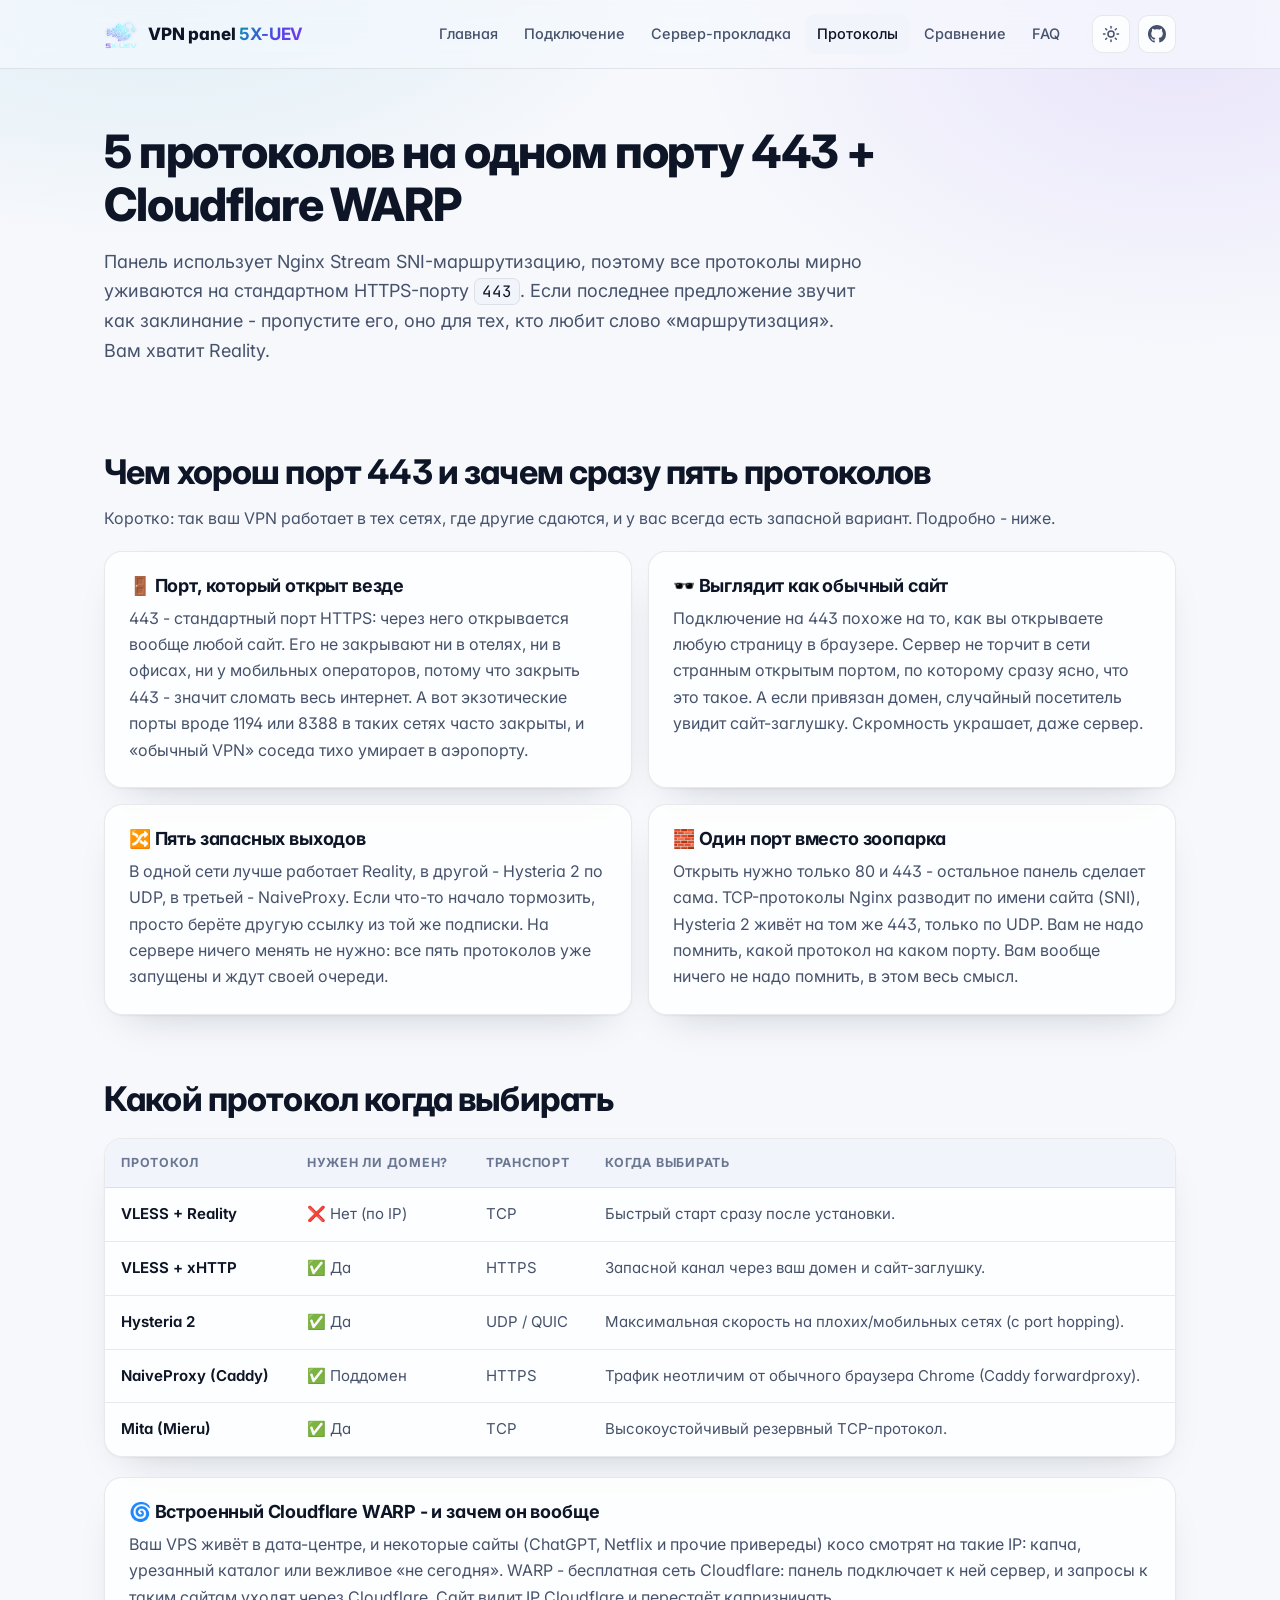
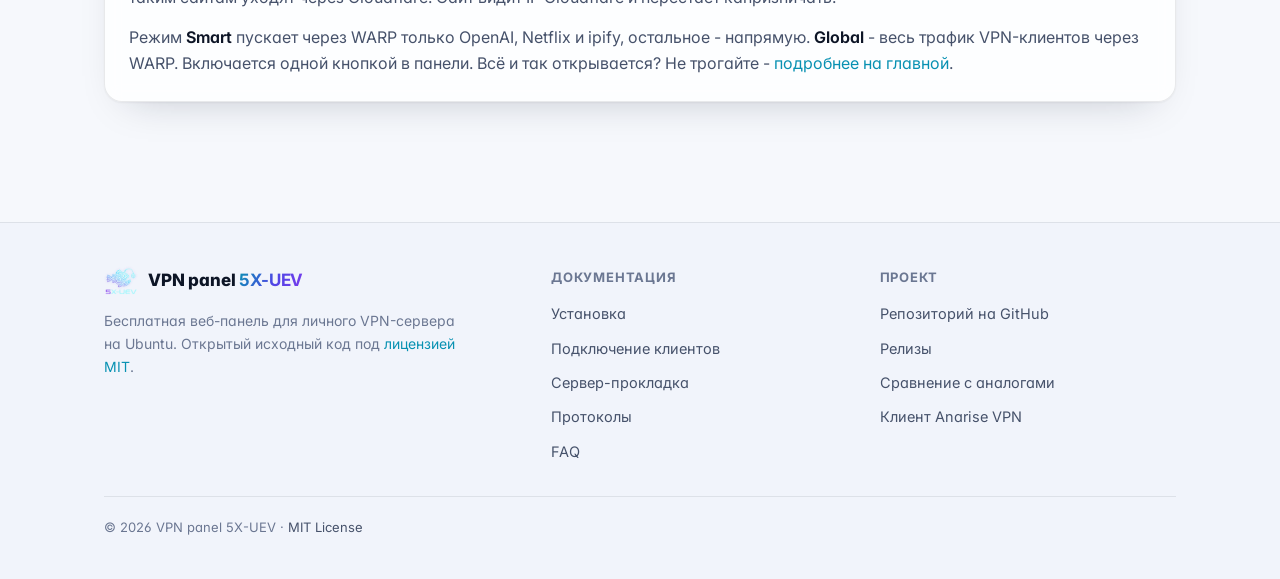
<file: docs/protocols.html>
<!doctype html>
<html lang="ru">
<head>
  <meta charset="utf-8">
  <meta name="viewport" content="width=device-width, initial-scale=1">
  <meta name="theme-color" content="#070b14" media="(prefers-color-scheme: dark)">
  <meta name="theme-color" content="#f6f8fc" media="(prefers-color-scheme: light)">
  <link rel="icon" type="image/png" sizes="32x32" href="favicon-32.png">
  <link rel="apple-touch-icon" href="apple-touch-icon.png">
  <title>Протоколы VPN на одном 443 порту: Reality, xHTTP, Hysteria 2, NaiveProxy, Mieru</title>
  <meta name="description" content="Сравнение протоколов в VPN panel 5X-UEV: какой выбрать без домена, для мобильного интернета и для нестабильных сетей - все на порту 443.">
  <meta name="msvalidate.01" content="90D289AC15EAA95F94192768616EB74C">
  <link rel="canonical" href="https://pasnya.github.io/vpn-panel-5x-uev/protocols.html">
  <meta property="og:image" content="https://pasnya.github.io/vpn-panel-5x-uev/og-logo.png">
  <meta name="twitter:card" content="summary">
  <link rel="preconnect" href="https://fonts.googleapis.com">
  <link rel="preconnect" href="https://fonts.gstatic.com" crossorigin>
  <link rel="stylesheet" href="https://fonts.googleapis.com/css2?family=Inter:wght@400;500;600;700;800&family=JetBrains+Mono:wght@400;500&display=swap">
  <link rel="stylesheet" href="style.css">
  <script>(function(d){d.classList.add('js');try{var t=localStorage.getItem('theme');if(t==='light'||t==='dark')d.setAttribute('data-theme',t)}catch(e){}})(document.documentElement)</script>
  <script src="site.js" defer></script>
</head>
<body>
<header class="site-header">
  <div class="wrap">
    <a class="brand" href="index.html"><img src="logo-96.png" alt="" width="34" height="34"><span>VPN panel <b>5X-UEV</b></span></a>
    <nav class="nav" aria-label="Разделы сайта">
      <a href="index.html">Главная</a>
      <a href="clients.html">Подключение</a>
      <a href="cascade-relay.html">Сервер-прокладка</a>
      <a href="protocols.html">Протоколы</a>
      <a href="compare.html">Сравнение</a>
      <a href="faq.html">FAQ</a>
    </nav>
    <div class="header-actions">
      <button class="icon-btn theme-toggle" type="button" aria-label="Переключить светлую и тёмную тему"><svg viewBox="0 0 24 24" fill="none" stroke="currentColor" stroke-width="2" stroke-linecap="round" stroke-linejoin="round" aria-hidden="true" class="moon"><path d="M21 12.8A9 9 0 1 1 11.2 3a7 7 0 0 0 9.8 9.8z"/></svg><svg viewBox="0 0 24 24" fill="none" stroke="currentColor" stroke-width="2" stroke-linecap="round" stroke-linejoin="round" aria-hidden="true" class="sun"><circle cx="12" cy="12" r="4"/><path d="M12 2v2M12 20v2M4.9 4.9l1.4 1.4M17.7 17.7l1.4 1.4M2 12h2M20 12h2M4.9 19.1l1.4-1.4M17.7 6.3l1.4-1.4"/></svg></button>
      <a class="icon-btn" href="https://github.com/pasnya/vpn-panel-5x-uev" aria-label="Репозиторий на GitHub"><svg viewBox="0 0 16 16" fill="currentColor" aria-hidden="true"><path d="M8 0C3.58 0 0 3.58 0 8c0 3.54 2.29 6.53 5.47 7.59.4.07.55-.17.55-.38 0-.19-.01-.82-.01-1.49-2.01.37-2.53-.49-2.69-.94-.09-.23-.48-.94-.82-1.13-.28-.15-.68-.52-.01-.53.63-.01 1.08.58 1.23.82.72 1.21 1.87.87 2.33.66.07-.52.28-.87.51-1.07-1.78-.2-3.64-.89-3.64-3.95 0-.87.31-1.59.82-2.15-.08-.2-.36-1.02.08-2.12 0 0 .67-.21 2.2.82.64-.18 1.32-.27 2-.27.68 0 1.36.09 2 .27 1.53-1.04 2.2-.82 2.2-.82.44 1.1.16 1.92.08 2.12.51.56.82 1.27.82 2.15 0 3.07-1.87 3.75-3.65 3.95.29.25.54.73.54 1.48 0 1.07-.01 1.93-.01 2.2 0 .21.15.46.55.38A8.013 8.013 0 0 0 16 8c0-4.42-3.58-8-8-8z"/></svg></a>
      <button class="icon-btn nav-toggle" type="button" aria-label="Меню" aria-expanded="false"><svg viewBox="0 0 24 24" fill="none" stroke="currentColor" stroke-width="2" stroke-linecap="round" stroke-linejoin="round" aria-hidden="true"><path d="M4 7h16M4 12h16M4 17h16"/></svg></button>
    </div>
  </div>
</header>

<main class="wrap">

  <section class="page-hero">
    <h1>5 протоколов на одном порту 443 + Cloudflare WARP</h1>
    <p>Панель использует Nginx Stream SNI-маршрутизацию, поэтому все протоколы мирно уживаются на стандартном HTTPS-порту <code>443</code>. Если последнее предложение звучит как заклинание - пропустите его, оно для тех, кто любит слово «маршрутизация». Вам хватит Reality.</p>
  </section>

  <h2>Чем хорош порт 443 и зачем сразу пять протоколов</h2>
  <p>Коротко: так ваш VPN работает в тех сетях, где другие сдаются, и у вас всегда есть запасной вариант. Подробно - ниже.</p>
  <div class="grid grid-2">
    <div class="card">
      <h3>🚪 Порт, который открыт везде</h3>
      <p>443 - стандартный порт HTTPS: через него открывается вообще любой сайт. Его не закрывают ни в отелях, ни в офисах, ни у мобильных операторов, потому что закрыть 443 - значит сломать весь интернет. А вот экзотические порты вроде 1194 или 8388 в таких сетях часто закрыты, и «обычный VPN» соседа тихо умирает в аэропорту.</p>
    </div>
    <div class="card">
      <h3>🕶️ Выглядит как обычный сайт</h3>
      <p>Подключение на 443 похоже на то, как вы открываете любую страницу в браузере. Сервер не торчит в сети странным открытым портом, по которому сразу ясно, что это такое. А если привязан домен, случайный посетитель увидит сайт-заглушку. Скромность украшает, даже сервер.</p>
    </div>
    <div class="card">
      <h3>🔀 Пять запасных выходов</h3>
      <p>В одной сети лучше работает Reality, в другой - Hysteria 2 по UDP, в третьей - NaiveProxy. Если что-то начало тормозить, просто берёте другую ссылку из той же подписки. На сервере ничего менять не нужно: все пять протоколов уже запущены и ждут своей очереди.</p>
    </div>
    <div class="card">
      <h3>🧱 Один порт вместо зоопарка</h3>
      <p>Открыть нужно только 80 и 443 - остальное панель сделает сама. TCP-протоколы Nginx разводит по имени сайта (SNI), Hysteria 2 живёт на том же 443, только по UDP. Вам не надо помнить, какой протокол на каком порту. Вам вообще ничего не надо помнить, в этом весь смысл.</p>
    </div>
  </div>

  <h2>Какой протокол когда выбирать</h2>
  <div class="table-wrap">
  <table>
    <thead>
      <tr><th>Протокол</th><th>Нужен ли домен?</th><th>Транспорт</th><th>Когда выбирать</th></tr>
    </thead>
    <tbody>
      <tr><td><strong>VLESS + Reality</strong></td><td>❌ Нет (по IP)</td><td>TCP</td><td>Быстрый старт сразу после установки.</td></tr>
      <tr><td><strong>VLESS + xHTTP</strong></td><td>✅ Да</td><td>HTTPS</td><td>Запасной канал через ваш домен и сайт-заглушку.</td></tr>
      <tr><td><strong>Hysteria 2</strong></td><td>✅ Да</td><td>UDP / QUIC</td><td>Максимальная скорость на плохих/мобильных сетях (с port hopping).</td></tr>
      <tr><td><strong>NaiveProxy (Caddy)</strong></td><td>✅ Поддомен</td><td>HTTPS</td><td>Трафик неотличим от обычного браузера Chrome (Caddy forwardproxy).</td></tr>
      <tr><td><strong>Mita (Mieru)</strong></td><td>✅ Да</td><td>TCP</td><td>Высокоустойчивый резервный TCP-протокол.</td></tr>
    </tbody>
  </table>
  </div>

  <div class="card">
    <h3>🌀 Встроенный Cloudflare WARP - и зачем он вообще</h3>
    <p>Ваш VPS живёт в дата-центре, и некоторые сайты (ChatGPT, Netflix и прочие привереды) косо смотрят на такие IP: капча, урезанный каталог или вежливое «не сегодня». WARP - бесплатная сеть Cloudflare: панель подключает к ней сервер, и запросы к таким сайтам уходят через Cloudflare. Сайт видит IP Cloudflare и перестаёт капризничать.</p>
    <p>Режим <strong>Smart</strong> пускает через WARP только OpenAI, Netflix и ipify, остальное - напрямую. <strong>Global</strong> - весь трафик VPN-клиентов через WARP. Включается одной кнопкой в панели. Всё и так открывается? Не трогайте - <a href="index.html#warp">подробнее на главной</a>.</p>
  </div>
</main>

<footer class="site-footer">
  <div class="wrap">
    <div>
      <a class="brand" href="index.html"><img src="logo-96.png" alt="" width="34" height="34"><span>VPN panel <b>5X-UEV</b></span></a>
      <p>Бесплатная веб-панель для личного VPN-сервера на Ubuntu. Открытый исходный код под <a href="https://github.com/pasnya/vpn-panel-5x-uev/blob/main/LICENSE">лицензией MIT</a>.</p>
    </div>
    <div>
      <h4>Документация</h4>
      <ul>
        <li><a href="index.html#install">Установка</a></li>
        <li><a href="clients.html">Подключение клиентов</a></li>
        <li><a href="cascade-relay.html">Сервер-прокладка</a></li>
        <li><a href="protocols.html">Протоколы</a></li>
        <li><a href="faq.html">FAQ</a></li>
      </ul>
    </div>
    <div>
      <h4>Проект</h4>
      <ul>
        <li><a href="https://github.com/pasnya/vpn-panel-5x-uev">Репозиторий на GitHub</a></li>
        <li><a href="https://github.com/pasnya/vpn-panel-5x-uev/releases">Релизы</a></li>
        <li><a href="compare.html">Сравнение с аналогами</a></li>
        <li><a href="https://github.com/pasnya/anarise-vpn">Клиент Anarise VPN</a></li>
      </ul>
    </div>
    <div class="footer-bottom">© 2026 VPN panel 5X-UEV · <a href="https://github.com/pasnya/vpn-panel-5x-uev/blob/main/LICENSE">MIT License</a></div>
  </div>
</footer>
</body>
</html>
</file>
<file: docs/style.css>
/* VPN panel 5X-UEV - сайт документации. Тёмная тема по умолчанию, светлая - по системе или переключателю. */
:root {
  --bg: #070b14;
  --bg-2: #0b1120;
  --surface: rgba(19, 27, 46, .72);
  --surface-solid: #121a2c;
  --surface-2: #18223a;
  --border: rgba(148, 163, 184, .14);
  --border-strong: rgba(148, 163, 184, .26);
  --text: #e8eefc;
  --text-2: #a9b6d0;
  --text-3: #7584a3;
  --accent: #5ee7ff;
  --accent-2: #a78bfa;
  --accent-ink: #04121a;
  --grad: linear-gradient(120deg, #5ee7ff 0%, #8ea2ff 50%, #b88bfa 100%);
  --ok: #4ade80;
  --warn: #fbbf24;
  --code-bg: #050912;
  --code-text: #b9f3ff;
  --glow-1: rgba(94, 231, 255, .16);
  --glow-2: rgba(167, 139, 250, .16);
  --shadow: 0 1px 0 rgba(255, 255, 255, .04) inset, 0 20px 50px -24px rgba(0, 0, 0, .7);
  --radius: 18px;
  --radius-sm: 12px;
  --maxw: 1120px;
  --font: "Inter", system-ui, -apple-system, "Segoe UI", Roboto, sans-serif;
  --mono: "JetBrains Mono", ui-monospace, SFMono-Regular, Menlo, Consolas, monospace;
  color-scheme: dark;
}
@media (prefers-color-scheme: light) {
  :root:not([data-theme="dark"]) {
    --bg: #f6f8fc; --bg-2: #eef2fa; --surface: rgba(255, 255, 255, .8); --surface-solid: #ffffff; --surface-2: #f1f4fa;
    --border: rgba(15, 23, 42, .09); --border-strong: rgba(15, 23, 42, .18);
    --text: #0d1526; --text-2: #46526b; --text-3: #6b7792;
    --accent: #0891b2; --accent-2: #7c3aed; --accent-ink: #ffffff;
    --grad: linear-gradient(120deg, #0891b2 0%, #4f46e5 55%, #7c3aed 100%);
    --ok: #16a34a; --warn: #b45309;
    --code-bg: #0b1220; --code-text: #b9f3ff;
    --glow-1: rgba(8, 145, 178, .12); --glow-2: rgba(124, 58, 237, .1);
    --shadow: 0 1px 2px rgba(15, 23, 42, .05), 0 18px 40px -24px rgba(15, 23, 42, .25);
    color-scheme: light;
  }
}
:root[data-theme="light"] {
  --bg: #f6f8fc; --bg-2: #eef2fa; --surface: rgba(255, 255, 255, .8); --surface-solid: #ffffff; --surface-2: #f1f4fa;
  --border: rgba(15, 23, 42, .09); --border-strong: rgba(15, 23, 42, .18);
  --text: #0d1526; --text-2: #46526b; --text-3: #6b7792;
  --accent: #0891b2; --accent-2: #7c3aed; --accent-ink: #ffffff;
  --grad: linear-gradient(120deg, #0891b2 0%, #4f46e5 55%, #7c3aed 100%);
  --ok: #16a34a; --warn: #b45309;
  --code-bg: #0b1220; --code-text: #b9f3ff;
  --glow-1: rgba(8, 145, 178, .12); --glow-2: rgba(124, 58, 237, .1);
  --shadow: 0 1px 2px rgba(15, 23, 42, .05), 0 18px 40px -24px rgba(15, 23, 42, .25);
  color-scheme: light;
}

*, *::before, *::after { box-sizing: border-box; }
html { scroll-behavior: smooth; scroll-padding-top: 88px; -webkit-text-size-adjust: 100%; }
body {
  margin: 0; min-height: 100vh; background: var(--bg); color: var(--text);
  font: 16px/1.65 var(--font); font-feature-settings: "cv11", "ss01";
  -webkit-font-smoothing: antialiased; text-rendering: optimizeLegibility; overflow-x: hidden;
}
body::before {
  content: ""; position: fixed; inset: 0; z-index: -1; pointer-events: none;
  background:
    radial-gradient(900px 520px at 12% -8%, var(--glow-1), transparent 60%),
    radial-gradient(800px 520px at 92% 4%, var(--glow-2), transparent 60%),
    var(--bg);
}
img { max-width: 100%; display: block; }
a { color: var(--accent); text-decoration: none; text-underline-offset: 3px; }
a:hover { text-decoration: underline; }
:focus-visible { outline: 2px solid var(--accent); outline-offset: 3px; border-radius: 6px; }
::selection { background: color-mix(in srgb, var(--accent) 35%, transparent); }

.wrap { width: 100%; max-width: var(--maxw); margin: 0 auto; padding: 0 24px; }
main.wrap { padding-bottom: 32px; }

/* ── Шапка ─────────────────────────────────────────────── */
.site-header {
  position: sticky; top: 0; z-index: 50;
  background: color-mix(in srgb, var(--bg) 72%, transparent);
  backdrop-filter: saturate(160%) blur(14px); -webkit-backdrop-filter: saturate(160%) blur(14px);
  border-bottom: 1px solid var(--border);
}
.site-header .wrap { display: flex; align-items: center; gap: 20px; height: 68px; }
.brand { display: flex; align-items: center; gap: 10px; color: var(--text); font-weight: 800; letter-spacing: -.01em; font-size: 17px; white-space: nowrap; }
.brand:hover { text-decoration: none; }
.brand img { width: 34px; height: 34px; }
.brand span b { background: var(--grad); -webkit-background-clip: text; background-clip: text; color: transparent; }
.nav { display: flex; align-items: center; gap: 2px; margin-left: auto; }
.nav a { color: var(--text-2); font-size: 14.5px; font-weight: 500; padding: 8px 12px; border-radius: 10px; transition: color .15s, background .15s; }
.nav a:hover { color: var(--text); background: var(--surface-2); text-decoration: none; }
.nav a[aria-current="page"] { color: var(--text); background: var(--surface-2); }
.header-actions { display: flex; align-items: center; gap: 8px; }
.icon-btn {
  display: inline-grid; place-items: center; width: 38px; height: 38px; border-radius: 10px;
  border: 1px solid var(--border); background: var(--surface); color: var(--text-2); cursor: pointer;
  transition: color .15s, border-color .15s;
}
.icon-btn:hover { color: var(--text); border-color: var(--border-strong); text-decoration: none; }
.icon-btn svg { width: 18px; height: 18px; }
.nav-toggle { display: none; }
.theme-toggle .sun { display: none; }
:root[data-theme="light"] .theme-toggle .sun { display: block; }
:root[data-theme="light"] .theme-toggle .moon { display: none; }
@media (prefers-color-scheme: light) {
  :root:not([data-theme="dark"]) .theme-toggle .sun { display: block; }
  :root:not([data-theme="dark"]) .theme-toggle .moon { display: none; }
}

/* ── Типографика ───────────────────────────────────────── */
h1, h2, h3 { letter-spacing: -.025em; line-height: 1.15; margin: 0; color: var(--text); }
h1 { font-size: clamp(32px, 5.2vw, 56px); font-weight: 800; }
h2 { font-size: clamp(24px, 3vw, 34px); font-weight: 750; margin: 64px 0 14px; }
h3 { font-size: 18px; font-weight: 700; margin: 0 0 8px; letter-spacing: -.01em; }
p { color: var(--text-2); margin: 0 0 14px; }
strong { color: var(--text); font-weight: 650; }
.grad { background: var(--grad); -webkit-background-clip: text; background-clip: text; color: transparent; }
.lead { font-size: clamp(17px, 2vw, 19px); color: var(--text-2); max-width: 680px; }
.eyebrow {
  display: inline-flex; align-items: center; gap: 8px; font-size: 13px; font-weight: 600; color: var(--text-2);
  padding: 6px 12px 6px 8px; border: 1px solid var(--border); border-radius: 999px; background: var(--surface);
}
.eyebrow .dot { width: 8px; height: 8px; border-radius: 50%; background: var(--ok); box-shadow: 0 0 0 4px color-mix(in srgb, var(--ok) 20%, transparent); }
.section-sub { color: var(--text-2); max-width: 640px; margin: -4px 0 24px; }

/* ── Hero ──────────────────────────────────────────────── */
.hero { padding-block: 72px 24px; }
.hero h1 { margin: 20px 0 18px; max-width: 900px; }
.hero .lead { margin-bottom: 28px; }
.hero-home { padding-block: 88px 32px; text-align: center; }
.hero-home h1, .hero-home .lead { margin-left: auto; margin-right: auto; }
.hero-home .actions { justify-content: center; }
.actions { display: flex; flex-wrap: wrap; gap: 12px; margin: 0 0 28px; }
.page-hero { padding-block: 56px 8px; }
.page-hero h1 { font-size: clamp(30px, 4.4vw, 46px); margin: 0 0 16px; max-width: 860px; }
.page-hero p { font-size: 18px; max-width: 760px; }

/* ── Кнопки ────────────────────────────────────────────── */
.btn {
  display: inline-flex; align-items: center; gap: 8px; height: 48px; padding: 0 22px; border-radius: 12px;
  font-weight: 650; font-size: 15.5px; color: var(--accent-ink); background: var(--grad);
  box-shadow: 0 10px 30px -12px color-mix(in srgb, var(--accent) 70%, transparent);
  border: 0; cursor: pointer; transition: transform .15s, box-shadow .15s, filter .15s;
}
.btn:hover { text-decoration: none; transform: translateY(-1px); filter: brightness(1.06); }
.btn svg { width: 18px; height: 18px; }
.btn-sec { background: var(--surface); color: var(--text); border: 1px solid var(--border-strong); box-shadow: none; }
.btn-sec:hover { border-color: var(--accent); }

/* ── Команда установки ─────────────────────────────────── */
.cmd {
  position: relative; display: flex; align-items: center; gap: 12px; max-width: 860px; margin: 0 auto;
  padding: 10px 10px 10px 18px; border-radius: 14px; background: var(--code-bg);
  border: 1px solid var(--border-strong); box-shadow: var(--shadow); text-align: left;
}
.cmd code {
  flex: 1; min-width: 0; overflow-x: auto; white-space: nowrap; background: none; border: 0; padding: 6px 0; color: var(--code-text); font-size: 14px;
  scrollbar-width: none; -webkit-mask-image: linear-gradient(90deg, #000 88%, transparent); mask-image: linear-gradient(90deg, #000 88%, transparent);
}
.cmd code::-webkit-scrollbar { display: none; }
.cmd code::before { content: "$ "; color: #6b7a99; }
.cmd-note { color: var(--text-3); font-size: 14px; margin: 14px auto 0; max-width: 760px; }

pre, code { font-family: var(--mono); }
code { font-size: .88em; padding: 2px 7px; border-radius: 7px; background: var(--surface-2); color: var(--text); border: 1px solid var(--border); }
pre {
  position: relative; margin: 14px 0; padding: 16px 18px; border-radius: var(--radius-sm); overflow-x: auto;
  background: var(--code-bg); color: var(--code-text); border: 1px solid var(--border-strong); font-size: 13.5px; line-height: 1.6;
}
pre.has-copy { padding-right: 96px; }
.copy-btn {
  flex: none; display: inline-flex; align-items: center; gap: 6px; height: 34px; padding: 0 12px; border-radius: 9px;
  font: 600 13px var(--font); color: #d6e4ff; background: rgba(148, 163, 184, .14); border: 1px solid rgba(148, 163, 184, .22);
  cursor: pointer; transition: background .15s, color .15s;
}
.copy-btn:hover { background: rgba(148, 163, 184, .24); }
.copy-btn.done { color: #4ade80; }
.copy-btn svg { width: 15px; height: 15px; }
pre .copy-btn { position: absolute; top: 9px; right: 9px; background: #182234; box-shadow: -28px 0 18px -6px var(--code-bg); }
pre .copy-btn:hover { background: #223049; }

/* ── Полоса фактов ─────────────────────────────────────── */
.facts { display: flex; flex-wrap: wrap; justify-content: center; gap: 10px 28px; margin: 40px 0 0; padding: 0; list-style: none; color: var(--text-3); font-size: 14px; font-weight: 500; }
.facts li { display: flex; align-items: center; gap: 8px; }
.facts svg { width: 16px; height: 16px; color: var(--ok); }

/* ── Карточки и сетки ──────────────────────────────────── */
.grid { display: grid; grid-template-columns: repeat(auto-fit, minmax(260px, 1fr)); gap: 16px; margin: 20px 0; }
.grid-3 { grid-template-columns: repeat(3, 1fr); }
.grid-2 { grid-template-columns: repeat(2, 1fr); }
.card {
  position: relative; background: var(--surface); border: 1px solid var(--border); border-radius: var(--radius);
  padding: 24px; margin: 16px 0; box-shadow: var(--shadow);
  backdrop-filter: blur(8px); -webkit-backdrop-filter: blur(8px);
}
.grid > .card { margin: 0; }
.card p:last-child { margin-bottom: 0; }
.feature { transition: transform .2s, border-color .2s; }
.feature:hover { transform: translateY(-2px); border-color: var(--border-strong); }
.feature-icon {
  display: grid; place-items: center; width: 44px; height: 44px; border-radius: 12px; margin-bottom: 16px;
  color: var(--accent); background: color-mix(in srgb, var(--accent) 12%, transparent);
  border: 1px solid color-mix(in srgb, var(--accent) 28%, transparent);
}
.feature-icon svg { width: 22px; height: 22px; }
.feature:nth-child(3n+2) .feature-icon { color: var(--accent-2); background: color-mix(in srgb, var(--accent-2) 12%, transparent); border-color: color-mix(in srgb, var(--accent-2) 28%, transparent); }

/* Шаги */
.steps { counter-reset: step; display: grid; grid-template-columns: repeat(3, 1fr); gap: 16px; margin: 20px 0; padding: 0; list-style: none; }
.steps li { position: relative; padding: 24px; border-radius: var(--radius); border: 1px solid var(--border); background: var(--surface); }
.steps li::before {
  counter-increment: step; content: counter(step); display: grid; place-items: center; width: 34px; height: 34px; margin-bottom: 14px;
  border-radius: 10px; font-weight: 800; color: var(--accent-ink); background: var(--grad);
}
.steps p { margin: 0; }

/* Протоколы-чипы */
.chips { display: flex; flex-wrap: wrap; gap: 10px; margin: 18px 0; padding: 0; list-style: none; }
.chips li { display: inline-flex; align-items: center; gap: 8px; padding: 9px 14px; border-radius: 999px; background: var(--surface); border: 1px solid var(--border); font-weight: 600; font-size: 14.5px; color: var(--text); }
.chips small { font-weight: 500; color: var(--text-3); font-size: 12.5px; }
.chips .tag { font-size: 11.5px; font-weight: 700; padding: 2px 8px; border-radius: 999px; color: var(--ok); background: color-mix(in srgb, var(--ok) 14%, transparent); }

/* Схема прокладки */
.flow { display: flex; flex-wrap: wrap; align-items: center; gap: 10px; margin: 16px 0; }
.flow span { padding: 10px 14px; border-radius: 12px; background: var(--surface-2); border: 1px solid var(--border); font-weight: 600; font-size: 14.5px; color: var(--text); }
.flow i { font-style: normal; color: var(--text-3); font-size: 13px; }
.flow i b { color: var(--accent); font-weight: 600; }

/* ── Таблицы ───────────────────────────────────────────── */
.table-wrap { margin: 20px 0; border: 1px solid var(--border); border-radius: var(--radius); background: var(--surface); overflow-x: auto; box-shadow: var(--shadow); }
table { width: 100%; border-collapse: collapse; font-size: 15px; }
.table-wrap table { margin: 0; }
th, td { padding: 14px 16px; text-align: left; vertical-align: top; border-bottom: 1px solid var(--border); }
thead th { font-size: 12.5px; text-transform: uppercase; letter-spacing: .06em; color: var(--text-3); font-weight: 700; background: var(--surface-2); white-space: nowrap; }
tbody tr:last-child td { border-bottom: 0; }
tbody tr:hover td { background: color-mix(in srgb, var(--accent) 4%, transparent); }
td:first-child { color: var(--text); }
td { color: var(--text-2); }
.col-us { background: color-mix(in srgb, var(--accent) 6%, transparent); }
thead .col-us { color: var(--accent); }

/* ── CTA ───────────────────────────────────────────────── */
.cta {
  margin: 72px 0 24px; padding: 44px 32px; text-align: center; border-radius: 24px; border: 1px solid var(--border-strong);
  background:
    radial-gradient(600px 200px at 50% 0%, var(--glow-1), transparent 70%),
    radial-gradient(500px 200px at 50% 100%, var(--glow-2), transparent 70%),
    var(--surface);
}
.cta h2 { margin: 0 0 10px; }
.cta p { margin: 0 auto 22px; max-width: 560px; }
.cta .actions { justify-content: center; margin: 0; }

/* ── Подвал ────────────────────────────────────────────── */
.site-footer { margin-top: 72px; border-top: 1px solid var(--border); background: color-mix(in srgb, var(--bg-2) 60%, transparent); }
.site-footer .wrap { display: grid; grid-template-columns: 1.4fr repeat(2, 1fr); gap: 32px; padding-top: 40px; padding-bottom: 40px; }
.site-footer p { font-size: 14px; color: var(--text-3); max-width: 360px; margin: 12px 0 0; }
.site-footer h4 { margin: 4px 0 12px; font-size: 13px; text-transform: uppercase; letter-spacing: .06em; color: var(--text-3); }
.site-footer ul { list-style: none; margin: 0; padding: 0; display: grid; gap: 8px; }
.site-footer ul a { color: var(--text-2); font-size: 14.5px; }
.site-footer ul a:hover { color: var(--text); }
.footer-bottom { grid-column: 1 / -1; padding-top: 20px; border-top: 1px solid var(--border); font-size: 13px; color: var(--text-3); }
.footer-bottom a { color: var(--text-2); }

/* ── Появление при прокрутке ───────────────────────────── */
.js .reveal { opacity: 0; transform: translateY(14px); transition: opacity .6s ease, transform .6s ease; }
.js .reveal.in { opacity: 1; transform: none; }
@media (prefers-reduced-motion: reduce) {
  html { scroll-behavior: auto; }
  .js .reveal { opacity: 1; transform: none; transition: none; }
  .btn, .feature, .nav a { transition: none; }
}

/* ── Адаптив ───────────────────────────────────────────── */
@media (max-width: 960px) {
  .grid-3, .steps { grid-template-columns: 1fr 1fr; }
  .nav-toggle { display: inline-grid; }
  .nav {
    display: none; position: absolute; top: 68px; left: 0; right: 0; flex-direction: column; align-items: stretch; gap: 2px;
    padding: 10px 16px 16px; background: var(--surface-solid); border-bottom: 1px solid var(--border); box-shadow: var(--shadow);
  }
  .nav a { padding: 12px 14px; font-size: 16px; }
  .site-header.open .nav { display: flex; }
  .header-actions { margin-left: auto; }
}
@media (max-width: 640px) {
  .wrap { padding: 0 16px; }
  .grid-3, .grid-2, .steps { grid-template-columns: 1fr; }
  .hero-home { padding-block: 56px 16px; }
  .page-hero { padding-block: 40px 0; }
  h2 { margin-top: 48px; }
  .card, .steps li { padding: 20px; }
  .cmd { flex-wrap: wrap; padding: 12px; }
  .cmd code { flex-basis: 100%; }
  .cmd .copy-btn { width: 100%; justify-content: center; }
  .site-footer .wrap { grid-template-columns: 1fr 1fr; }
  .site-footer .wrap > div:first-child { grid-column: 1 / -1; }
  .cta { padding: 32px 20px; }
}
@media (max-width: 380px) {
  .site-header .brand span { display: none; }
}

/* ── Скриншоты ─────────────────────────────────────────── */
.shots { display: grid; grid-template-columns: repeat(2, 1fr); gap: 20px; margin: 24px 0; }
.shot { margin: 0; display: flex; flex-direction: column; border: 1px solid var(--border); border-radius: var(--radius); background: var(--surface); overflow: hidden; box-shadow: var(--shadow); }
.shot a { display: block; background: #0b0f17; border-bottom: 1px solid var(--border); overflow: hidden; }
.shot img { width: 100%; height: 260px; object-fit: cover; object-position: top center; transition: transform .35s ease; }
.shot a:hover img { transform: scale(1.02); }
.shot-wide { grid-column: 1 / -1; }
.shot.fit img { object-fit: contain; object-position: center; padding: 10px; }
.shot-wide img { height: auto; max-height: 520px; }
.shot figcaption { padding: 14px 18px 16px; font-size: 14.5px; color: var(--text-2); }
.shot figcaption strong { display: block; font-size: 15.5px; margin-bottom: 2px; }
.shots-note { font-size: 13.5px; color: var(--text-3); margin-top: -6px; }
.shot-pair { display: grid; grid-template-columns: 1.6fr 1fr; gap: 20px; align-items: start; margin: 20px 0; }
.shot-pair .shot img { height: auto; }
.lightbox { position: fixed; inset: 0; z-index: 100; display: grid; place-items: center; padding: 24px; background: rgba(3, 6, 12, .88); backdrop-filter: blur(6px); cursor: zoom-out; }
.lightbox img { max-width: min(1600px, 100%); max-height: 100%; border-radius: 12px; box-shadow: 0 30px 80px rgba(0, 0, 0, .6); }
@media (max-width: 760px) {
  .shots, .shot-pair { grid-template-columns: 1fr; }
  .shot img { height: 200px; }
  .shot-pair .shot img { height: auto; }
}
.plain { margin: 0 0 14px; padding-left: 20px; color: var(--text-2); display: grid; gap: 8px; }
.plain li::marker { color: var(--accent); }
</file>
